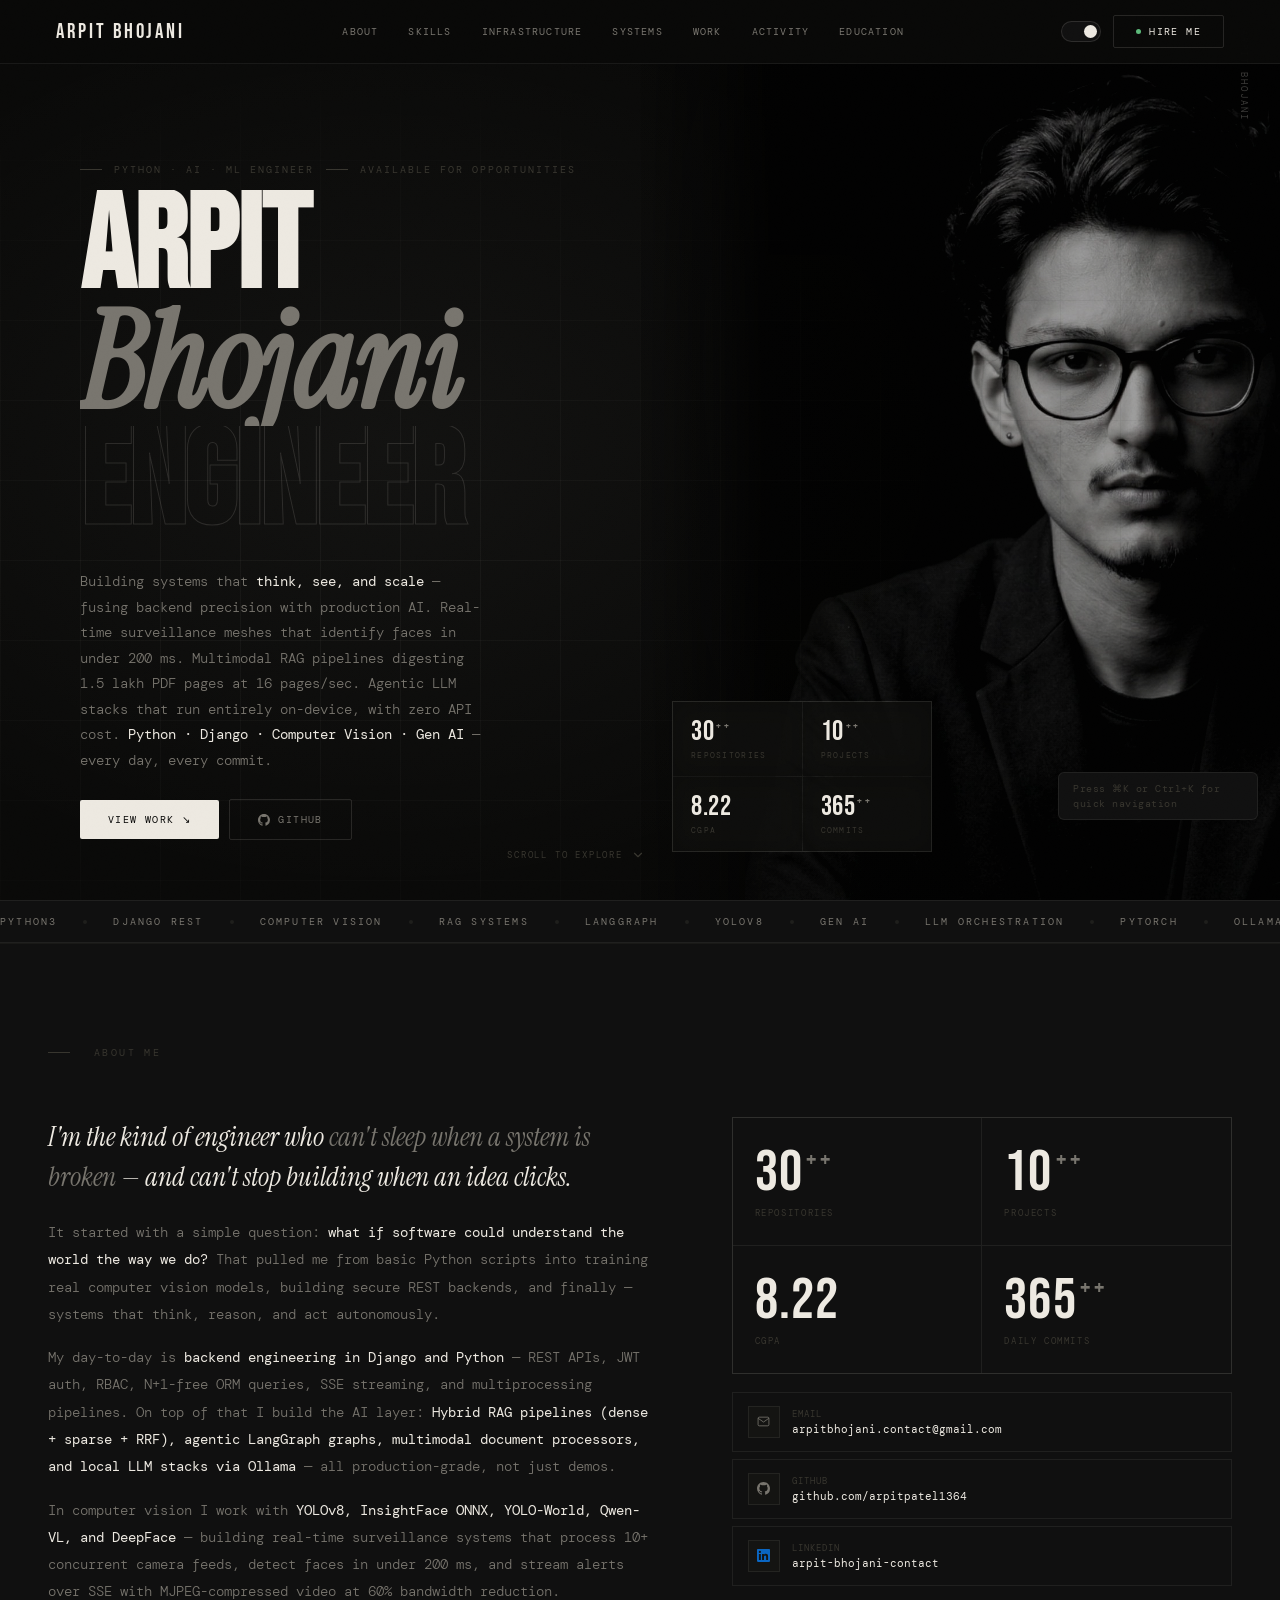
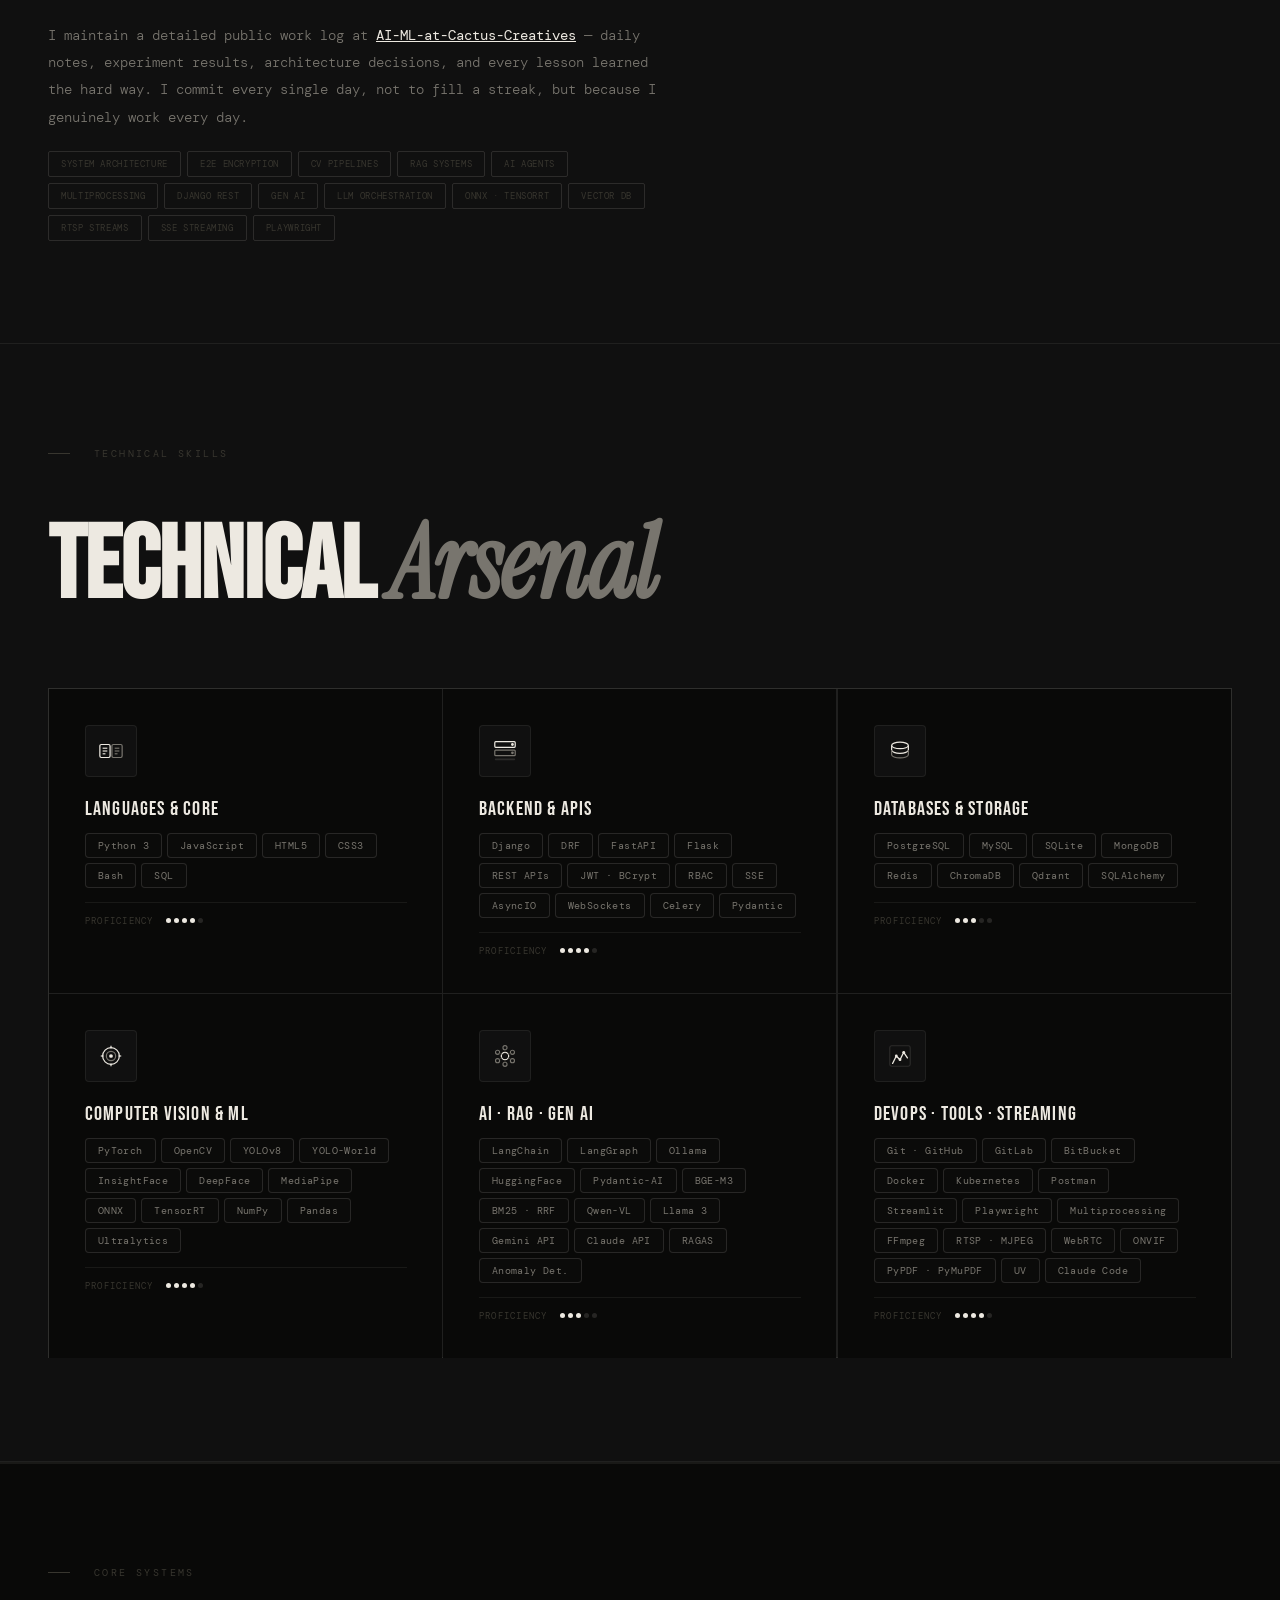
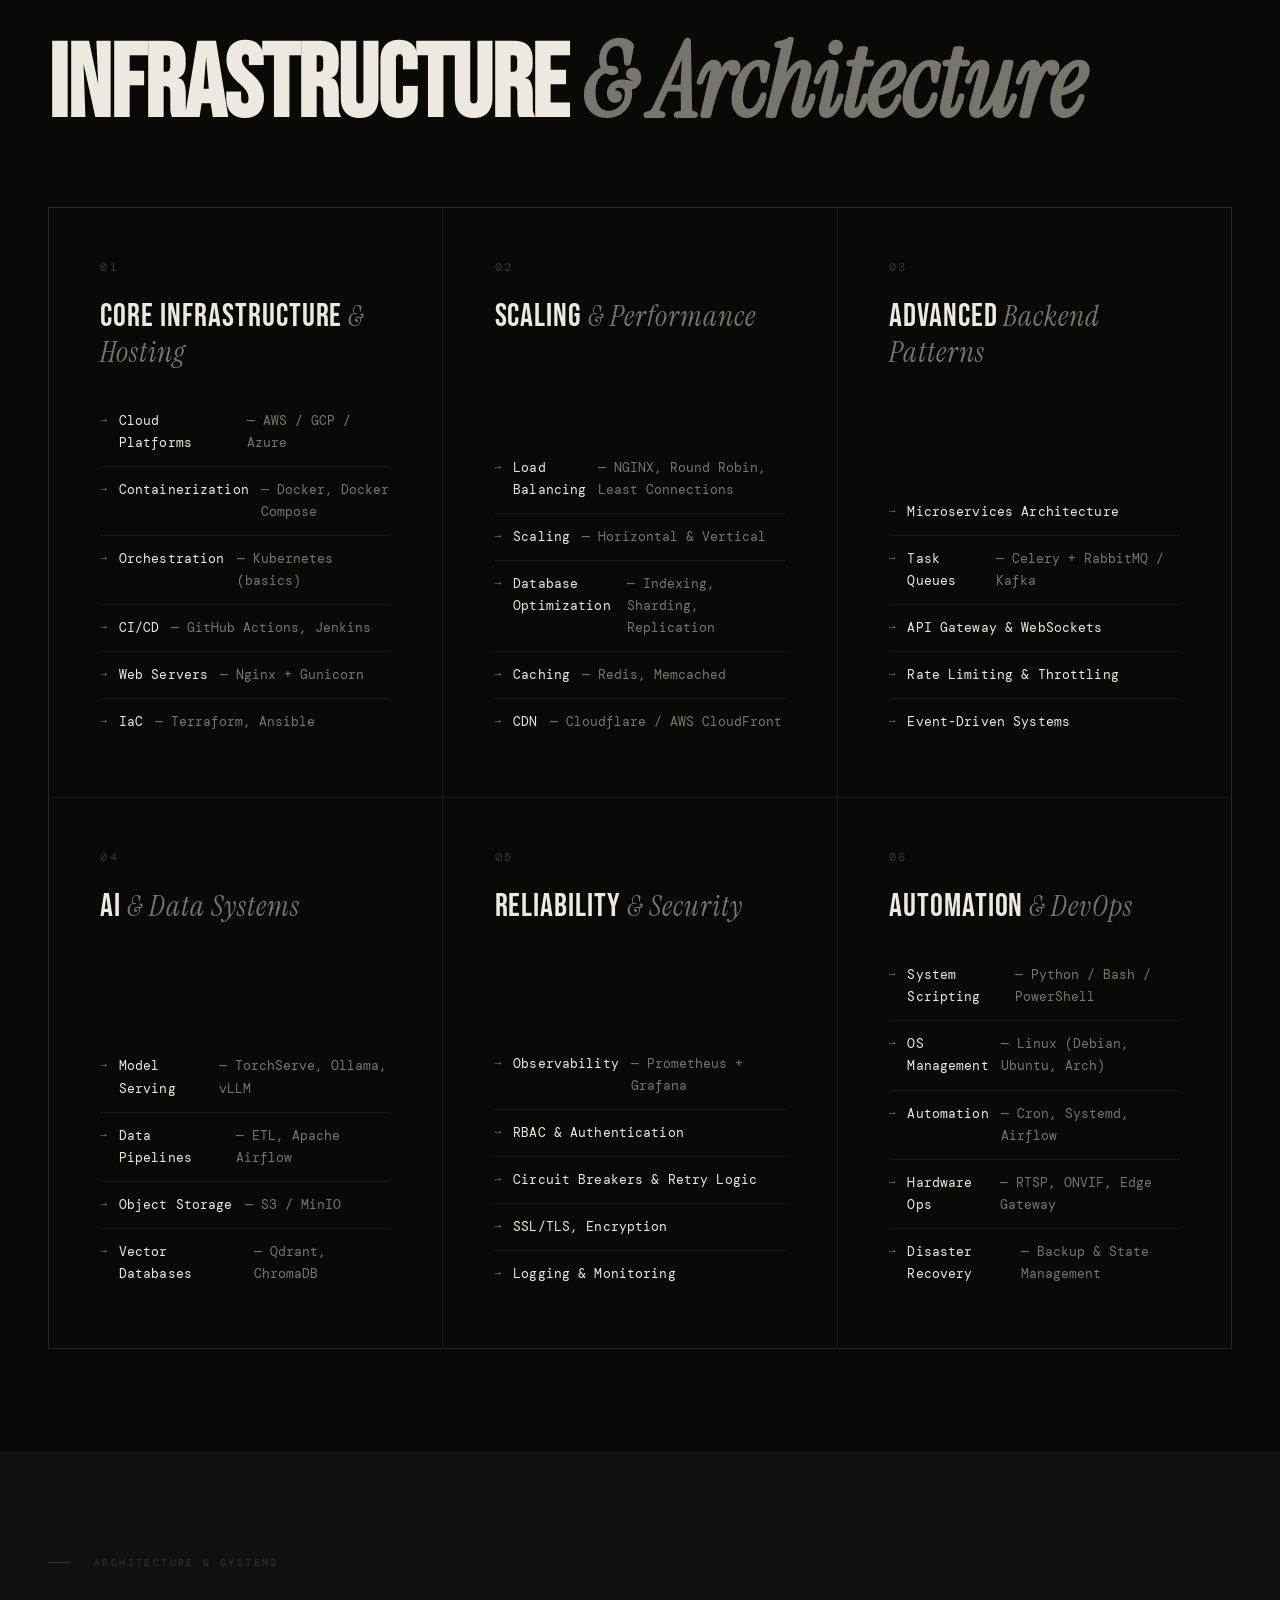
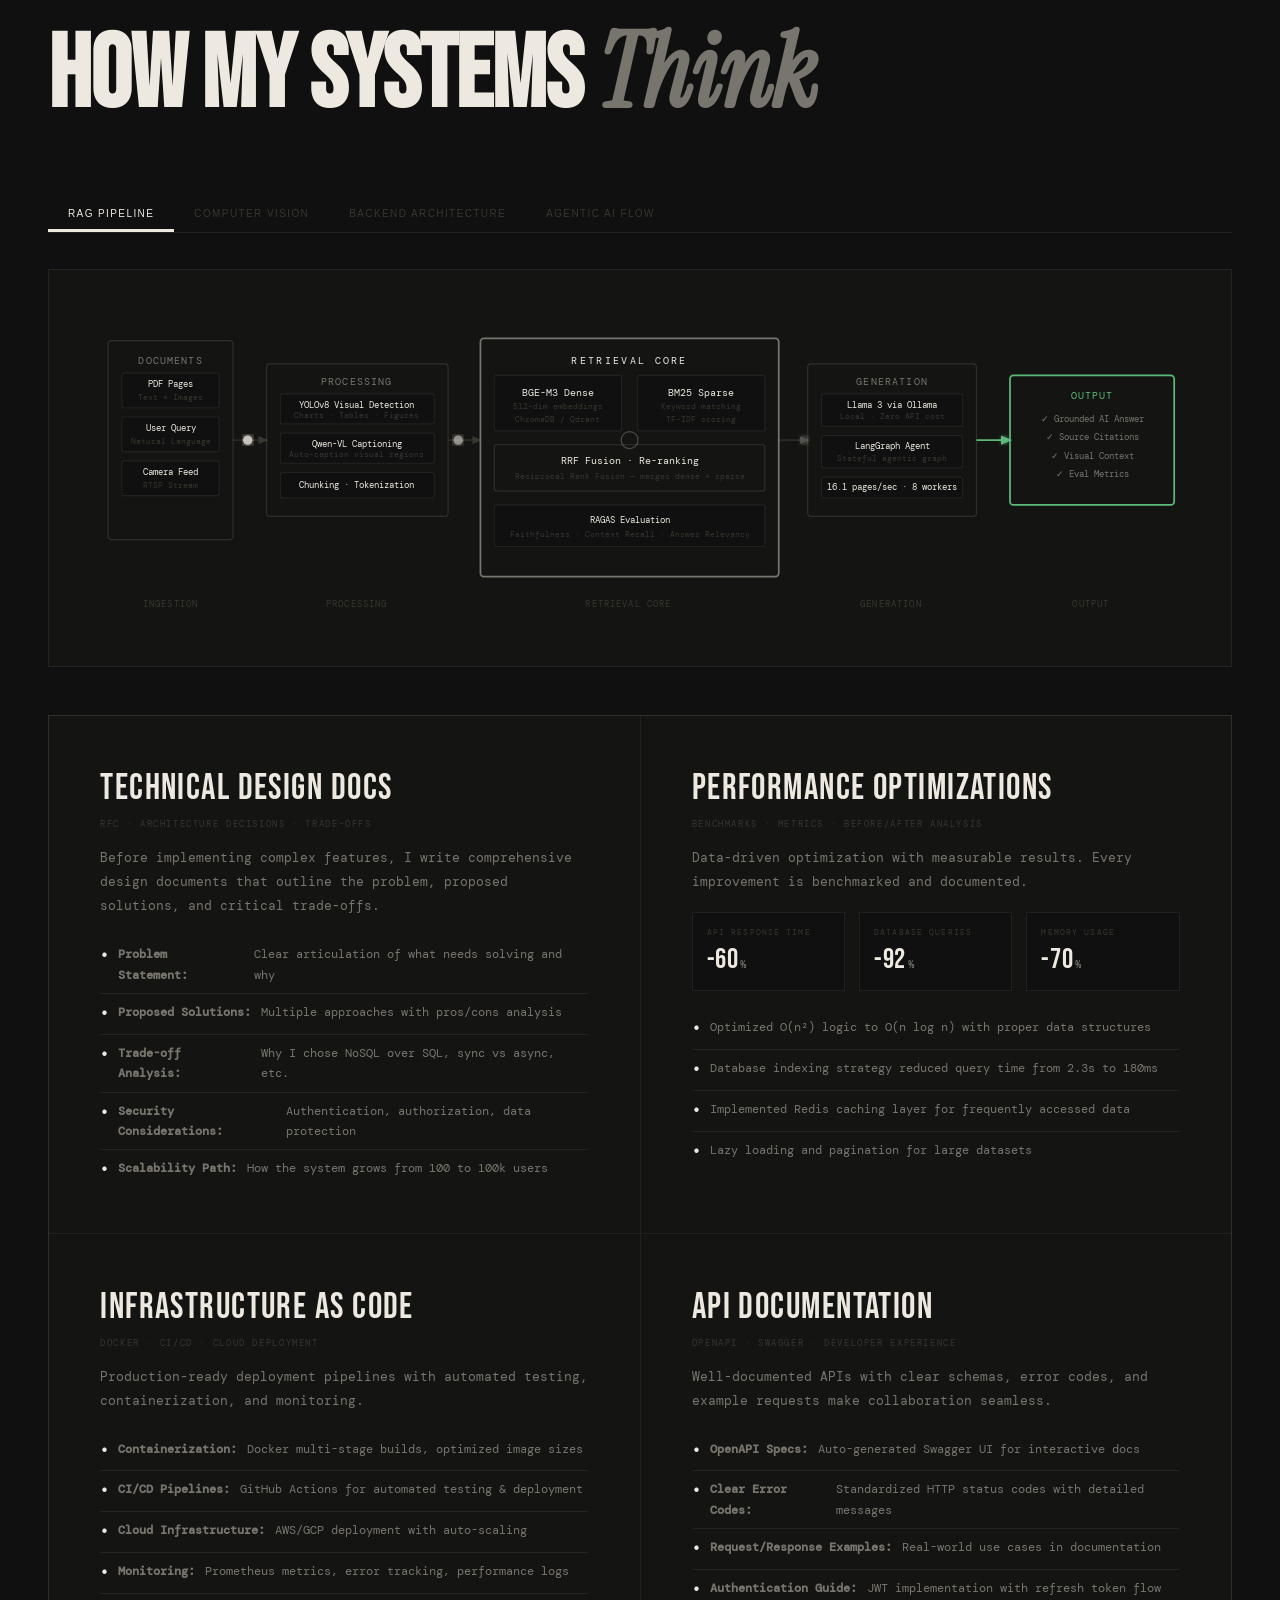
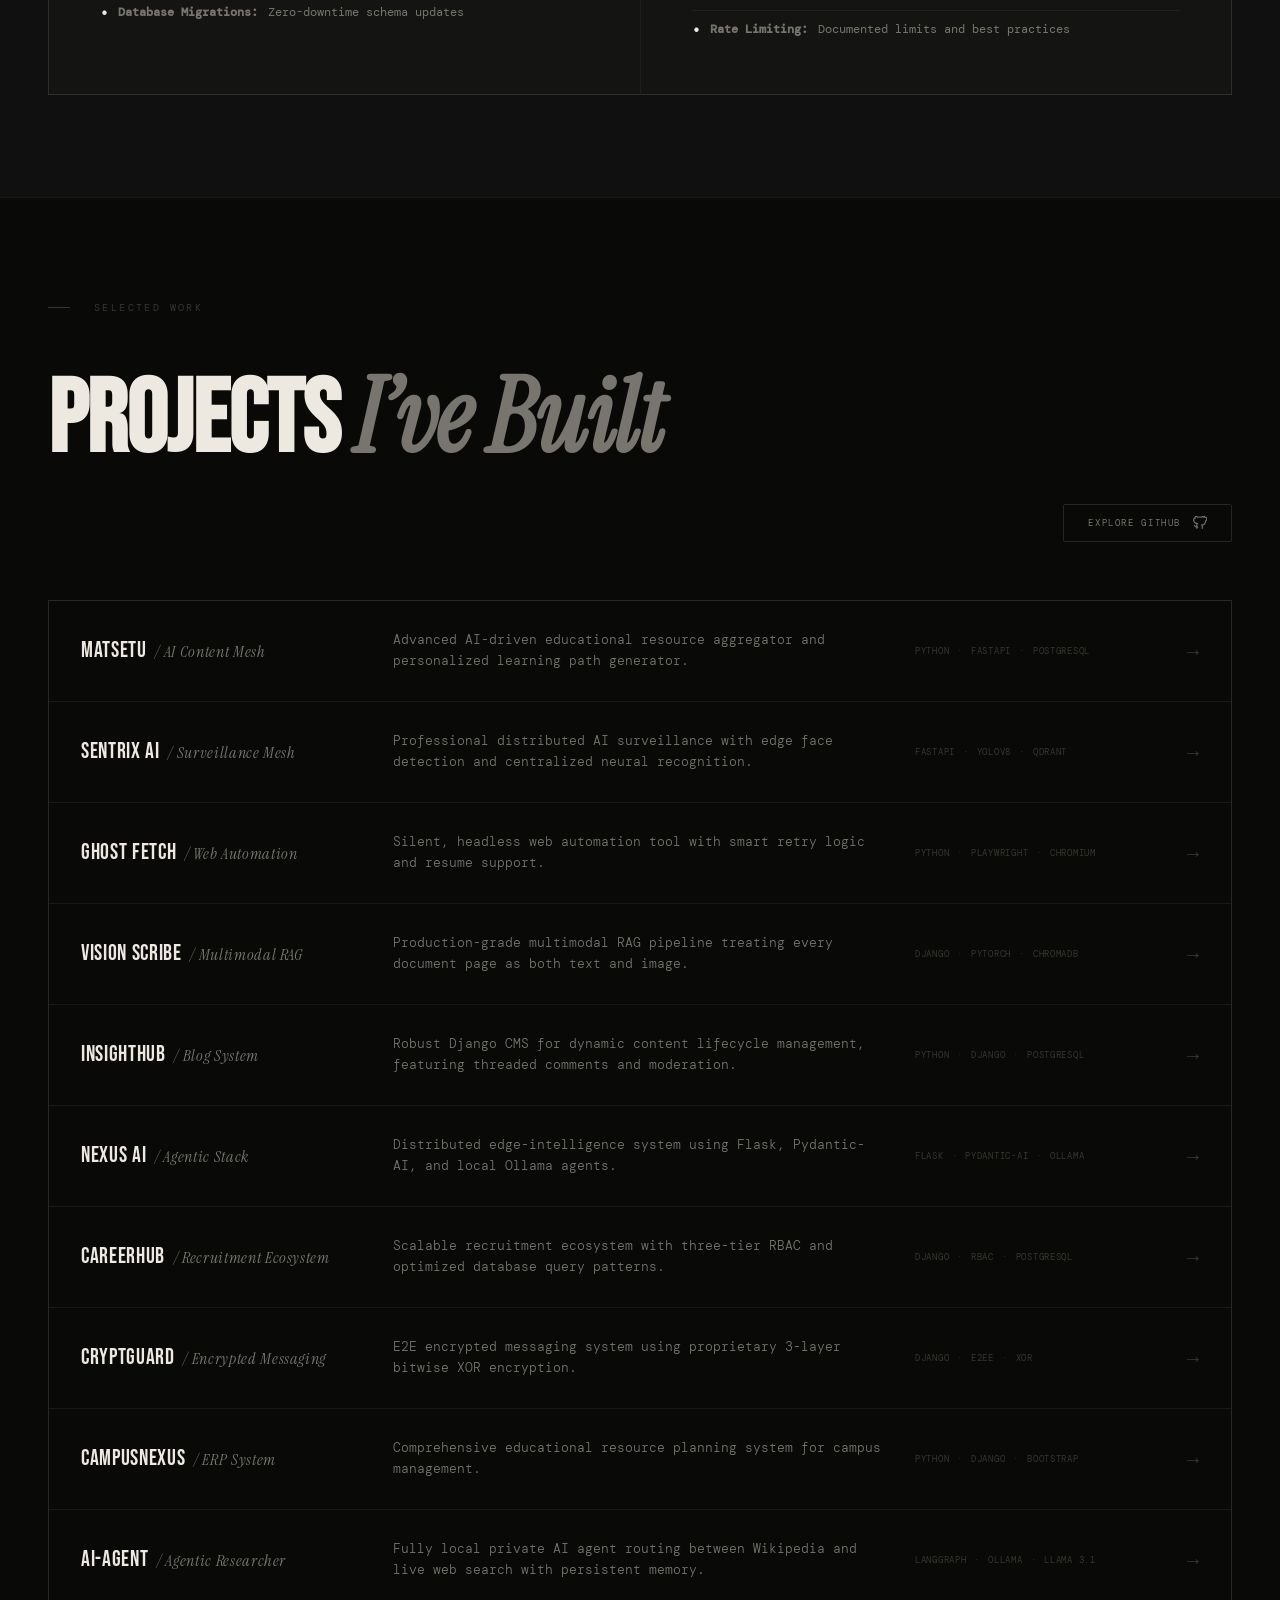
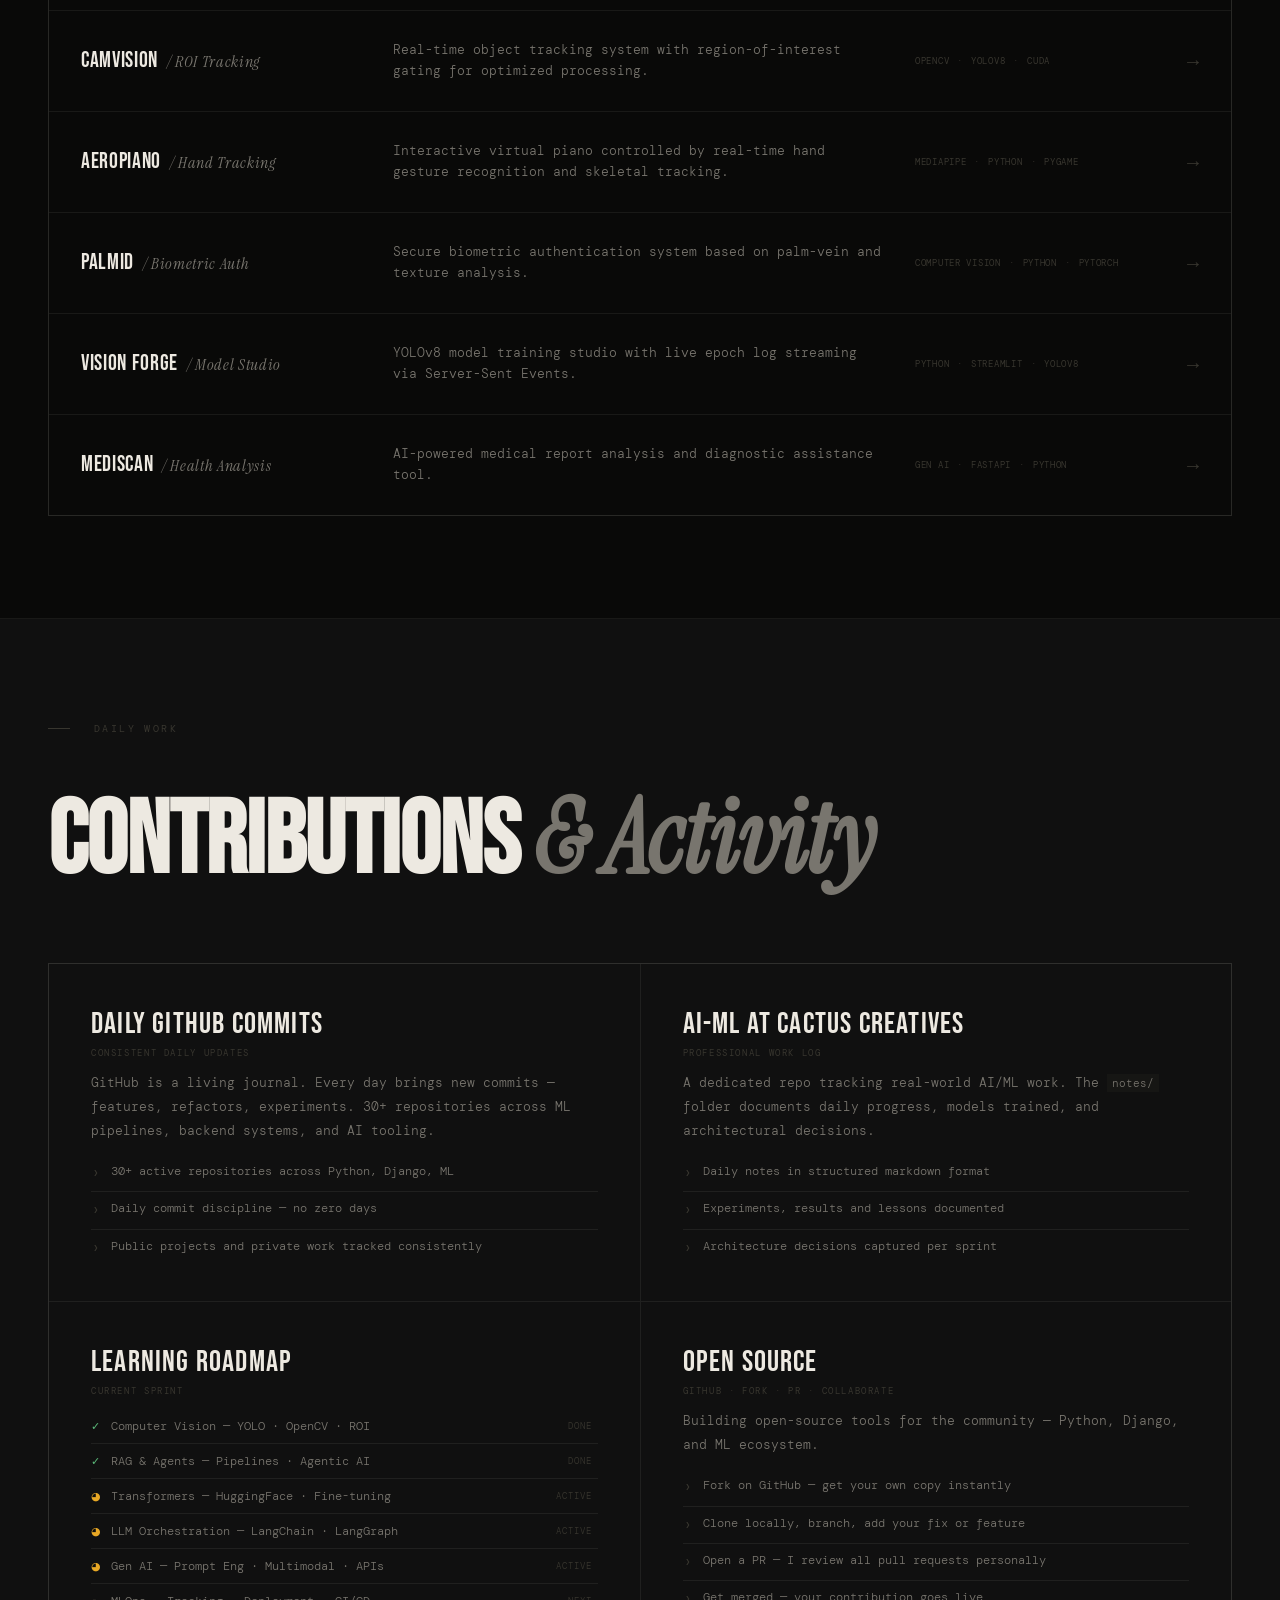
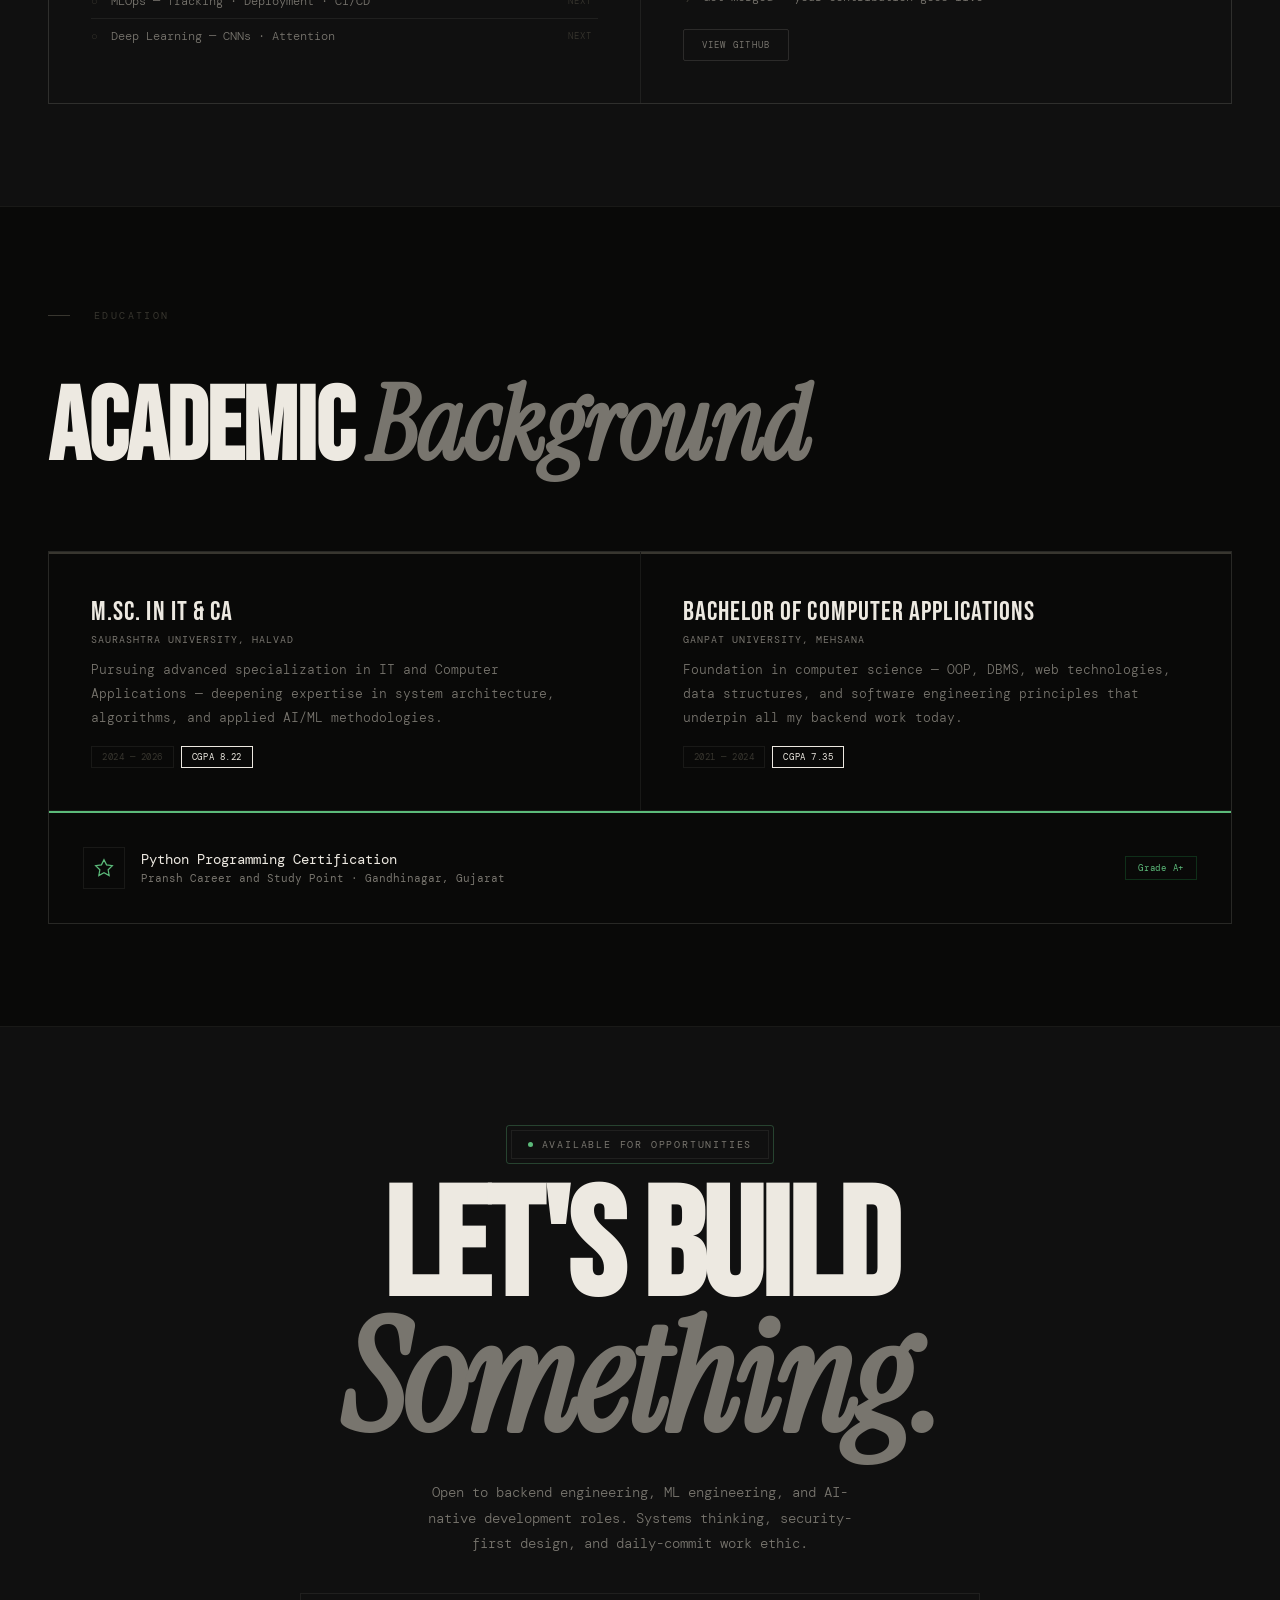
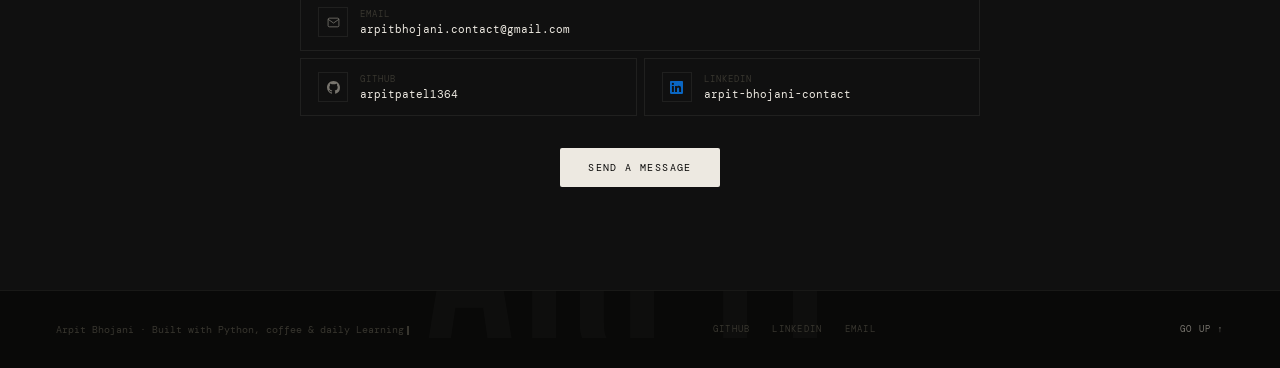
<file: index.html>
<!DOCTYPE html>
<html lang="en" data-theme="dark">

<head>
  <meta charset="UTF-8" />
  <meta name="viewport" content="width=device-width, initial-scale=1.0" />
  <title>Arpit Bhojani — Python · AI · ML Engineer</title>
  <meta name="description"
    content="Portfolio of Arpit Bhojani, a Python, AI, and ML Engineer building systems that think, see, and scale." />
  <meta name="author" content="Arpit Bhojani" />
  <meta name="keywords" content="Arpit Bhojani, Python Engineer, AI Engineer, Machine Learning, ML Engineer, Portfolio, System Design" />
  <link rel="canonical" href="https://arpitbhojani.dev/" />
  <meta name="theme-color" content="#0a0a0a" />

  <!-- Open Graph -->
  <meta property="og:type" content="website" />
  <meta property="og:title" content="Arpit Bhojani — Python · AI · ML Engineer" />
  <meta property="og:description" content="Building systems that think, see, and scale. Explore projects, system designs, and engineering work." />
  <meta property="og:url" content="https://arpitbhojani.dev/" />
  <meta property="og:site_name" content="Arpit Bhojani" />
  <meta property="og:image" content="https://arpitbhojani.dev/og-image.jpg" />
  <meta property="og:image:width" content="1200" />
  <meta property="og:image:height" content="630" />

  <!-- Twitter -->
  <meta name="twitter:card" content="summary_large_image" />
  <meta name="twitter:title" content="Arpit Bhojani — Python · AI · ML Engineer" />
  <meta name="twitter:description" content="Building systems that think, see, and scale." />
  <meta name="twitter:image" content="https://arpitbhojani.dev/og-image.jpg" />

  <!-- JSON-LD Person schema -->
  <script type="application/ld+json">
  {
    "@context": "https://schema.org",
    "@type": "Person",
    "name": "Arpit Bhojani",
    "jobTitle": "Python · AI · ML Engineer",
    "url": "https://arpitbhojani.dev/",
    "email": "mailto:arpitbhojani.contact@gmail.com",
    "description": "Python, AI, and ML Engineer building systems that think, see, and scale.",
    "knowsAbout": ["Python", "Artificial Intelligence", "Machine Learning", "System Design", "Backend Engineering"]
  }
  </script>

  <link rel="preconnect" href="https://fonts.googleapis.com" />
  <link rel="preconnect" href="https://fonts.gstatic.com" crossorigin />
  <link
    href="https://fonts.googleapis.com/css2?family=Bebas+Neue&family=Instrument+Serif:ital@0;1&family=DM+Mono:wght@300;400;500&display=swap"
    rel="stylesheet" />
  <link rel="stylesheet" href="style.css" />
</head>

<body>
  <div id="preloader">
    <div class="loader"></div>
  </div>
  <div id="sbar"></div>

  <!-- ══ NAV ══════════════════════════════════════════════ -->
  <nav>
    <a href="#hero" class="nav-logo">Arpit Bhojani</a>
    <div class="nav-links">
      <a href="#about" class="nav-link">About</a>
      <a href="#skills" class="nav-link">Skills</a>
      <a href="#infrastructure" class="nav-link">Infrastructure</a>
      <a href="#sysdesign" class="nav-link">Systems</a>
      <a href="#projects" class="nav-link">Work</a>
      <a href="#activity" class="nav-link">Activity</a>
      <a href="#education" class="nav-link">Education</a>
    </div>
    <div class="nav-right">
      <button class="theme-btn" id="themeBtn" aria-label="Toggle Theme">
        <div class="theme-knob"></div>
      </button>
      <a href="mailto:arpitbhojani.contact@gmail.com" class="nav-cta">
        <span class="avail-dot"></span>Hire Me
      </a>
      <div class="ham" id="ham"><span></span><span></span><span></span></div>
    </div>
  </nav>

  <div id="mob-menu">
    <a href="#about" class="nav-link">About</a>
    <a href="#skills" class="nav-link">Skills</a>
    <a href="#infrastructure" class="nav-link">Infrastructure</a>
    <a href="#sysdesign" class="nav-link">Systems</a>
    <a href="#projects" class="nav-link">Work</a>
    <a href="#activity" class="nav-link">Activity</a>
    <a href="#education" class="nav-link">Education</a>
    <a href="mailto:arpitbhojani.contact@gmail.com">Hire Me</a>
  </div>

  <!-- ══ HERO ═════════════════════════════════════════════ -->
  <!--
    DESKTOP: grid split — left text | right photo
    MOBILE:  photo is full-bleed background, text overlaid above it
    The .hero-right / .hero-photo  sit BEFORE .hero-left in the DOM
    so they render first (z-index handles layering).
  -->
  <section id="hero">
    <!-- Photo column (desktop right / mobile full-bg) -->
    <div class="hero-left">
      <div class="hero-eyebrow">
        <span class="hero-dash"></span>
        Python · AI · ML Engineer
        <span class="hero-dash"></span>
        Available for Opportunities
      </div>

      <h1 class="hname">
        <span class="line"><span class="word" style="animation-delay:.5s">ARPIT</span></span>
        <span class="line"><span class="word italic" style="animation-delay:.72s">Bhojani</span></span>
        <span class="line"><span class="word outline" style="animation-delay:.94s">ENGINEER</span></span>
      </h1>

      <div class="hero-sub">
               <p class="hero-desc">
          Building systems that <strong>think, see, and scale</strong> — fusing backend precision with
          production AI. Real-time surveillance meshes that identify faces in under 200 ms.
          Multimodal RAG pipelines digesting 1.5 lakh PDF pages at 16 pages/sec.
          Agentic LLM stacks that run entirely on-device, with zero API cost.
          <strong>Python · Django · Computer Vision · Gen AI</strong> — every day, every commit.
              </p>
        <div class="hero-btns">
          <a href="#projects" class="btn-prim">View Work ↘</a>
          <a href="https://github.com/arpitpatel1364" target="_blank" class="btn-ghost">
            <svg width="12" height="12" viewBox="0 0 24 24" fill="currentColor">
              <path
                d="M12 0C5.37 0 0 5.37 0 12c0 5.31 3.435 9.795 8.205 11.385.6.105.825-.255.825-.57 0-.285-.015-1.23-.015-2.235-3.015.555-3.795-.735-4.035-1.41-.135-.345-.72-1.41-1.23-1.695-.42-.225-1.02-.78-.015-.795.945-.015 1.62.87 1.845 1.23 1.08 1.815 2.805 1.305 3.495.99.105-.78.42-1.305.765-1.605-2.67-.3-5.46-1.335-5.46-5.925 0-1.305.465-2.385 1.23-3.225-.12-.3-.54-1.53.12-3.18 0 0 1.005-.315 3.3 1.23.96-.27 1.98-.405 3-.405s2.04.135 3 .405c2.295-1.56 3.3-1.23 3.3-1.23.66 1.65.24 2.88.12 3.18.765.84 1.23 1.905 1.23 3.225 0 4.605-2.805 5.625-5.475 5.925.435.375.81 1.095.81 2.22 0 1.605-.015 2.895-.015 3.3 0 .315.225.69.825.57A12.02 12.02 0 0 0 24 12c0-6.63-5.37-12-12-12z" />
            </svg>
            GitHub
          </a>
        </div>
      </div>
    </div>

    <div class="scroll-ind">
      <span>Scroll to explore</span>
    </div>


    <!-- Text column (desktop left / mobile bottom overlay) -->
    <!-- right place here -->
    <div class="hero-right">
      <div class="hero-photo" id="heroPhoto"
        style="background-image:url('[data-uri]')">
       </div>
        <div class="hero-vignette"></div>
        <div class="hero-grid-overlay"></div>
        <div class="hero-photo-label">Arpit Bhojani</div>

        <!-- Stats — desktop: absolute bottom-left of photo col
                   mobile:  absolute bottom of the whole hero -->
        <div class="hero-stats">
          <div class="h-stat">
            <div class="h-stat-n">30<sup>+</sup></div>
            <div class="h-stat-l">Repositories</div>
          </div>
          <div class="h-stat">
            <div class="h-stat-n">10<sup>+</sup></div>
            <div class="h-stat-l">Projects</div>
          </div>
          <div class="h-stat">
            <div class="h-stat-n">8.22</div>
            <div class="h-stat-l">CGPA</div>
          </div>
          <div class="h-stat">
            <div class="h-stat-n">365<sup>+</sup></div>
            <div class="h-stat-l">Commits</div>
          </div>
        </div>
      </div>
    </div>

  </section>

  <!-- ══ MARQUEE ══════════════════════════════════════════ -->
  <div class="marquee-wrap">
    <div class="marquee-track">
      <span class="mq-item">Python3<span class="mq-dot"></span></span>
      <span class="mq-item">Django REST<span class="mq-dot"></span></span>
      <span class="mq-item">Computer Vision<span class="mq-dot"></span></span>
      <span class="mq-item">RAG Systems<span class="mq-dot"></span></span>
      <span class="mq-item">LangGraph<span class="mq-dot"></span></span>
      <span class="mq-item">YOLOv8<span class="mq-dot"></span></span>
      <span class="mq-item">Gen AI<span class="mq-dot"></span></span>
      <span class="mq-item">LLM Orchestration<span class="mq-dot"></span></span>
      <span class="mq-item">PyTorch<span class="mq-dot"></span></span>
      <span class="mq-item">Ollama<span class="mq-dot"></span></span>
      <span class="mq-item">Multiprocessing<span class="mq-dot"></span></span>
      <span class="mq-item">Vector DB<span class="mq-dot"></span></span>
      <!-- duplicate for seamless loop -->
      <span class="mq-item">Python3<span class="mq-dot"></span></span>
      <span class="mq-item">Django REST<span class="mq-dot"></span></span>
      <span class="mq-item">Computer Vision<span class="mq-dot"></span></span>
      <span class="mq-item">RAG Systems<span class="mq-dot"></span></span>
      <span class="mq-item">LangGraph<span class="mq-dot"></span></span>
      <span class="mq-item">YOLOv8<span class="mq-dot"></span></span>
      <span class="mq-item">Gen AI<span class="mq-dot"></span></span>
      <span class="mq-item">LLM Orchestration<span class="mq-dot"></span></span>
      <span class="mq-item">PyTorch<span class="mq-dot"></span></span>
      <span class="mq-item">Ollama<span class="mq-dot"></span></span>
      <span class="mq-item">Multiprocessing<span class="mq-dot"></span></span>
      <span class="mq-item">Vector DB<span class="mq-dot"></span></span>
    </div>
  </div>
  <div class="divider"></div>

  <!-- ══ ABOUT ════════════════════════════════════════════ -->
  <section id="about">
  <div class="wrap">
    <div class="s-label reveal"><span></span> About Me</div>
    <div class="about-grid">
 
      <!-- LEFT — narrative -->
      <div class="reveal">
        <p class="about-lead">
          I'm the kind of engineer who <em>can't sleep when a system is broken</em> —
          and can't stop building when an idea clicks.
        </p>
        <div class="about-body">
          <p>
            It started with a simple question: <strong>what if software could understand
            the world the way we do?</strong> That pulled me from basic Python scripts into
            training real computer vision models, building secure REST backends, and finally —
            systems that think, reason, and act autonomously.
          </p>
          <p>
            My day-to-day is <strong>backend engineering in Django and Python</strong> —
            REST APIs, JWT auth, RBAC, N+1-free ORM queries, SSE streaming, and
            multiprocessing pipelines. On top of that I build the AI layer:
            <strong>Hybrid RAG pipelines (dense + sparse + RRF), agentic LangGraph graphs,
            multimodal document processors, and local LLM stacks via Ollama</strong> —
            all production-grade, not just demos.
          </p>
          <p>
            In computer vision I work with <strong>YOLOv8, InsightFace ONNX, YOLO-World,
            Qwen-VL, and DeepFace</strong> — building real-time surveillance systems that
            process 10+ concurrent camera feeds, detect faces in under 200 ms, and stream
            alerts over SSE with MJPEG-compressed video at 60% bandwidth reduction.
          </p>
          <p>
            I maintain a detailed public work log at
            <a href="https://github.com/arpitpatel1364/AI-ML-at-Cactus-Creatives"
               target="_blank"
               style="color:var(--text);text-decoration:underline">
              <strong>AI-ML-at-Cactus-Creatives</strong></a> —
            daily notes, experiment results, architecture decisions, and every lesson
            learned the hard way. I commit every single day, not to fill a streak,
            but because I genuinely work every day.
          </p>
        </div>
 
        <div class="tags-row">
          <span class="tag">System Architecture</span>
          <span class="tag">E2E Encryption</span>
          <span class="tag">CV Pipelines</span>
          <span class="tag">RAG Systems</span>
          <span class="tag">AI Agents</span>
          <span class="tag">Multiprocessing</span>
          <span class="tag">Django REST</span>
          <span class="tag">Gen AI</span>
          <span class="tag">LLM Orchestration</span>
          <span class="tag">ONNX · TensorRT</span>
          <span class="tag">Vector DB</span>
          <span class="tag">RTSP Streams</span>
          <span class="tag">SSE Streaming</span>
          <span class="tag">Playwright</span>
        </div>
      </div>
 
      <!-- RIGHT — stats + contact -->
      <div>
        <div class="stats-grid reveal">
          <div class="stat-box">
            <div class="stat-num">30<sup>+</sup></div>
            <div class="stat-label">Repositories</div>
          </div>
          <div class="stat-box">
            <div class="stat-num">10<sup>+</sup></div>
            <div class="stat-label">Projects</div>
          </div>
          <div class="stat-box">
            <div class="stat-num">8.22</div>
            <div class="stat-label">CGPA</div>
          </div>
          <div class="stat-box">
            <div class="stat-num">365<sup>+</sup></div>
            <div class="stat-label">Daily Commits</div>
          </div>
        </div>
 
        <div class="c-list reveal rd1">
          <a href="mailto:arpitbhojani.contact@gmail.com" class="c-item">
            <div class="c-icon">
              <svg viewBox="0 0 24 24" fill="none" stroke="var(--text2)" stroke-width="1.5">
                <path d="M4 4h16c1.1 0 2 .9 2 2v12c0 1.1-.9 2-2 2H4c-1.1 0-2-.9-2-2V6c0-1.1.9-2 2-2z"/>
                <polyline points="22,6 12,13 2,6"/>
              </svg>
            </div>
            <div>
              <div class="c-label">Email</div>
              <div class="c-val">arpitbhojani.contact@gmail.com</div>
            </div>
          </a>
          <a href="https://github.com/arpitpatel1364" target="_blank" class="c-item">
            <div class="c-icon">
              <svg viewBox="0 0 24 24" fill="var(--text2)">
                <path d="M12 0C5.37 0 0 5.37 0 12c0 5.31 3.435 9.795 8.205 11.385.6.105.825-.255.825-.57 0-.285-.015-1.23-.015-2.235-3.015.555-3.795-.735-4.035-1.41-.135-.345-.72-1.41-1.23-1.695-.42-.225-1.02-.78-.015-.795.945-.015 1.62.87 1.845 1.23 1.08 1.815 2.805 1.305 3.495.99.105-.78.42-1.305.765-1.605-2.67-.3-5.46-1.335-5.46-5.925 0-1.305.465-2.385 1.23-3.225-.12-.3-.54-1.53.12-3.18 0 0 1.005-.315 3.3 1.23.96-.27 1.98-.405 3-.405s2.04.135 3 .405c2.295-1.56 3.3-1.23 3.3-1.23.66 1.65.24 2.88.12 3.18.765.84 1.23 1.905 1.23 3.225 0 4.605-2.805 5.625-5.475 5.925.435.375.81 1.095.81 2.22 0 1.605-.015 2.895-.015 3.3 0 .315.225.69.825.57A12.02 12.02 0 0 0 24 12c0-6.63-5.37-12-12-12z"/>
              </svg>
            </div>
            <div>
              <div class="c-label">GitHub</div>
              <div class="c-val">github.com/arpitpatel1364</div>
            </div>
          </a>
          <a href="https://linkedin.com/in/arpit-bhojani-contact" target="_blank" class="c-item">
            <div class="c-icon">
              <svg viewBox="0 0 24 24" fill="#0a66c2">
                <path d="M20.447 20.452h-3.554v-5.569c0-1.328-.027-3.037-1.852-3.037-1.853 0-2.136 1.445-2.136 2.939v5.667H9.351V9h3.414v1.561h.046c.477-.9 1.637-1.85 3.37-1.85 3.601 0 4.267 2.37 4.267 5.455v6.286zM5.337 7.433a2.062 2.062 0 0 1-2.063-2.065 2.064 2.064 0 1 1 2.063 2.065zm1.782 13.019H3.555V9h3.564v11.452zM22.225 0H1.771C.792 0 0 .774 0 1.729v20.542C0 23.227.792 24 1.771 24h20.451C23.2 24 24 23.227 24 22.271V1.729C24 .774 23.2 0 22.222 0h.003z"/>
              </svg>
            </div>
            <div>
              <div class="c-label">LinkedIn</div>
              <div class="c-val">arpit-bhojani-contact</div>
            </div>
          </a>
        </div>
      </div>
 
    </div>
  </div>
</section>

  <!-- ══ SKILLS ═══════════════════════════════════════════ -->
  <section id="skills">
  <div class="wrap">
    <div class="s-label reveal"><span></span> Technical Skills</div>
    <h2 class="big-h reveal">Technical <em>Arsenal</em></h2>
    <div class="sk-grid">
 
      <!-- Card 1 — Languages & Core -->
      <div class="sk-card reveal">
        <div class="sk-icon-wrap">
          <svg viewBox="0 0 28 28" fill="none">
            <rect x="2" y="7" width="11" height="14" rx="1.5" stroke="var(--text)" stroke-width="1.3"/>
            <rect x="15" y="7" width="11" height="14" rx="1.5" stroke="var(--text2)" stroke-width="1.3"/>
            <line x1="5" y1="11" x2="10" y2="11" stroke="var(--text)" stroke-width="1.2"/>
            <line x1="5" y1="14" x2="10" y2="14" stroke="var(--text)" stroke-width="1.2"/>
            <line x1="5" y1="17" x2="8"  y2="17" stroke="var(--text)" stroke-width="1.2"/>
            <line x1="18" y1="11" x2="23" y2="11" stroke="var(--text2)" stroke-width="1.2"/>
            <line x1="18" y1="14" x2="23" y2="14" stroke="var(--text2)" stroke-width="1.2"/>
            <line x1="18" y1="17" x2="21" y2="17" stroke="var(--text2)" stroke-width="1.2"/>
          </svg>
        </div>
        <div class="sk-title">Languages & Core</div>
        <div class="pills-wrap">
          <span class="pill">Python 3</span>
          <span class="pill">JavaScript</span>
          <span class="pill">HTML5</span>
          <span class="pill">CSS3</span>
          <span class="pill">Bash</span>
          <span class="pill">SQL</span>
        </div>
        <div class="sk-level">Proficiency
          <div class="level-dots">
            <div class="dot on"></div><div class="dot on"></div>
            <div class="dot on"></div><div class="dot on"></div>
            <div class="dot off"></div>
          </div>
        </div>
      </div>
 
      <!-- Card 2 — Backend & Web -->
      <div class="sk-card reveal rd1">
        <div class="sk-icon-wrap">
          <svg viewBox="0 0 28 28" fill="none">
            <rect x="3" y="4"  width="22" height="6" rx="1" stroke="var(--text)"  stroke-width="1.3"/>
            <rect x="3" y="13" width="22" height="6" rx="1" stroke="var(--text2)" stroke-width="1.3"/>
            <circle cx="22" cy="7"  r="1.5" fill="var(--text)"/>
            <circle cx="22" cy="16" r="1.5" fill="var(--text2)"/>
            <rect x="3" y="22" width="22" height="2" rx="1" fill="var(--border2)"/>
          </svg>
        </div>
        <div class="sk-title">Backend & APIs</div>
        <div class="pills-wrap">
          <span class="pill">Django</span>
          <span class="pill">DRF</span>
          <span class="pill">FastAPI</span>
          <span class="pill">Flask</span>
          <span class="pill">REST APIs</span>
          <span class="pill">JWT · BCrypt</span>
          <span class="pill">RBAC</span>
          <span class="pill">SSE</span>
          <span class="pill">AsyncIO</span>
          <span class="pill">WebSockets</span>
          <span class="pill">Celery</span>
          <span class="pill">Pydantic</span>
        </div>
        <div class="sk-level">Proficiency
          <div class="level-dots">
            <div class="dot on"></div><div class="dot on"></div>
            <div class="dot on"></div><div class="dot on"></div>
            <div class="dot off"></div>
          </div>
        </div>
      </div>
 
      <!-- Card 3 — Databases & Storage -->
      <div class="sk-card reveal rd2">
        <div class="sk-icon-wrap">
          <svg viewBox="0 0 28 28" fill="none">
            <ellipse cx="14" cy="8" rx="9" ry="3.5" stroke="var(--text)" stroke-width="1.3"/>
            <path d="M5 8v5c0 1.93 4.03 3.5 9 3.5s9-1.57 9-3.5V8" stroke="var(--text)"  stroke-width="1.3"/>
            <path d="M5 13v5c0 1.93 4.03 3.5 9 3.5s9-1.57 9-3.5v-5" stroke="var(--text2)" stroke-width="1.3"/>
          </svg>
        </div>
        <div class="sk-title">Databases & Storage</div>
        <div class="pills-wrap">
          <span class="pill">PostgreSQL</span>
          <span class="pill">MySQL</span>
          <span class="pill">SQLite</span>
          <span class="pill">MongoDB</span>
          <span class="pill">Redis</span>
          <span class="pill">ChromaDB</span>
          <span class="pill">Qdrant</span>
          <span class="pill">SQLAlchemy</span>
        </div>
        <div class="sk-level">Proficiency
          <div class="level-dots">
            <div class="dot on"></div><div class="dot on"></div>
            <div class="dot on"></div><div class="dot off"></div>
            <div class="dot off"></div>
          </div>
        </div>
      </div>
 
      <!-- Card 4 — Computer Vision & ML -->
      <div class="sk-card reveal">
        <div class="sk-icon-wrap">
          <svg viewBox="0 0 28 28" fill="none">
            <circle cx="14" cy="14" r="9" stroke="var(--text)"  stroke-width="1.3"/>
            <circle cx="14" cy="14" r="5" stroke="var(--text2)" stroke-width="1.3"/>
            <circle cx="14" cy="14" r="2" fill="var(--text)"/>
            <line x1="14" y1="3"  x2="14" y2="6"  stroke="var(--text)" stroke-width="1.3"/>
            <line x1="14" y1="22" x2="14" y2="25" stroke="var(--text)" stroke-width="1.3"/>
            <line x1="3"  y1="14" x2="6"  y2="14" stroke="var(--text)" stroke-width="1.3"/>
            <line x1="22" y1="14" x2="25" y2="14" stroke="var(--text)" stroke-width="1.3"/>
          </svg>
        </div>
        <div class="sk-title">Computer Vision & ML</div>
        <div class="pills-wrap">
          <span class="pill">PyTorch</span>
          <span class="pill">OpenCV</span>
          <span class="pill">YOLOv8</span>
          <span class="pill">YOLO-World</span>
          <span class="pill">InsightFace</span>
          <span class="pill">DeepFace</span>
          <span class="pill">MediaPipe</span>
          <span class="pill">ONNX</span>
          <span class="pill">TensorRT</span>
          <span class="pill">NumPy</span>
          <span class="pill">Pandas</span>
          <span class="pill">Ultralytics</span>
        </div>
        <div class="sk-level">Proficiency
          <div class="level-dots">
            <div class="dot on"></div><div class="dot on"></div>
            <div class="dot on"></div><div class="dot on"></div>
            <div class="dot off"></div>
          </div>
        </div>
      </div>
 
      <!-- Card 5 — AI / RAG / Gen AI -->
      <div class="sk-card reveal rd1">
        <div class="sk-icon-wrap">
          <svg viewBox="0 0 28 28" fill="none">
            <circle cx="14" cy="14" r="4" stroke="var(--text)" stroke-width="1.3"/>
            <circle cx="14" cy="5"  r="2.2" stroke="var(--text2)" stroke-width="1.2"/>
            <circle cx="22" cy="10" r="2.2" stroke="var(--text2)" stroke-width="1.2"/>
            <circle cx="22" cy="19" r="2.2" stroke="var(--text2)" stroke-width="1.2"/>
            <circle cx="6"  cy="10" r="2.2" stroke="var(--text2)" stroke-width="1.2"/>
            <circle cx="6"  cy="19" r="2.2" stroke="var(--text2)" stroke-width="1.2"/>
            <circle cx="14" cy="23" r="2.2" stroke="var(--text2)" stroke-width="1.2"/>
            <line x1="14" y1="10" x2="14" y2="7.2"  stroke="var(--text3)" stroke-width="1"/>
            <line x1="17.5" y1="12" x2="20" y2="11.3" stroke="var(--text3)" stroke-width="1"/>
            <line x1="17.5" y1="16" x2="20" y2="17.2" stroke="var(--text3)" stroke-width="1"/>
            <line x1="10.5" y1="12" x2="8"  y2="11.3" stroke="var(--text3)" stroke-width="1"/>
            <line x1="10.5" y1="16" x2="8"  y2="17.2" stroke="var(--text3)" stroke-width="1"/>
            <line x1="14" y1="18" x2="14" y2="20.8" stroke="var(--text3)" stroke-width="1"/>
          </svg>
        </div>
        <div class="sk-title">AI · RAG · Gen AI</div>
        <div class="pills-wrap">
          <span class="pill">LangChain</span>
          <span class="pill">LangGraph</span>
          <span class="pill">Ollama</span>
          <span class="pill">HuggingFace</span>
          <span class="pill">Pydantic-AI</span>
          <span class="pill">BGE-M3</span>
          <span class="pill">BM25 · RRF</span>
          <span class="pill">Qwen-VL</span>
          <span class="pill">Llama 3</span>
          <span class="pill">Gemini API</span>
          <span class="pill">Claude API</span>
          <span class="pill">RAGAS</span>
          <span class="pill">Anomaly Det.</span>
        </div>
        <div class="sk-level">Proficiency
          <div class="level-dots">
            <div class="dot on"></div><div class="dot on"></div>
            <div class="dot on"></div><div class="dot off"></div>
            <div class="dot off"></div>
          </div>
        </div>
      </div>
 <!-- Card 6 — DevOps, Tools & Streaming -->
      <div class="sk-card reveal rd2">
        <div class="sk-icon-wrap">
          <svg viewBox="0 0 28 28" fill="none">
            <path d="M6 22L10 14L14 18L18 10L22 16" stroke="var(--text)" stroke-width="1.4"
              stroke-linejoin="round" stroke-linecap="round"/>
            <rect x="3" y="3" width="22" height="22" rx="2" stroke="var(--border2)" stroke-width="1.2"/>
            <circle cx="10" cy="14" r="1.5" fill="var(--text)"/>
            <circle cx="14" cy="18" r="1.5" fill="var(--text)"/>
            <circle cx="18" cy="10" r="1.5" fill="var(--text)"/>
          </svg>
        </div>
        <div class="sk-title">DevOps · Tools · Streaming</div>
        <div class="pills-wrap">
          <span class="pill">Git · GitHub</span>
           <span class="pill">GitLab</span>
           <span class="pill">BitBucket</span>
          <span class="pill">Docker</span>
          <span class="pill">Kubernetes</span>
          <span class="pill">Postman</span>
          <span class="pill">Streamlit</span>
          <span class="pill">Playwright</span>
          <span class="pill">Multiprocessing</span>
          <span class="pill">FFmpeg</span>
          <span class="pill">RTSP · MJPEG</span>
          <span class="pill">WebRTC</span>
          <span class="pill">ONVIF</span>
          <span class="pill">PyPDF · PyMuPDF</span>
          <span class="pill">UV</span>
          <span class="pill">Claude Code</span>
        </div>
        <div class="sk-level">Proficiency
          <div class="level-dots">
            <div class="dot on"></div><div class="dot on"></div>
            <div class="dot on"></div><div class="dot on"></div>
            <div class="dot off"></div>
          </div>
        </div>
      </div>
 
    </div>
  </section>
  <div class="divider"></div>

  <!-- ══ INFRASTRUCTURE SECTION ═════════════════════════ -->
    <section id="infrastructure">
      <div class="wrap">
        <div class="s-label reveal"><span></span> Core Systems</div>
        <h2 class="big-h reveal">Infrastructure <em>&amp; Architecture</em></h2>
        
        <div class="infra-grid">
          <div class="infra-card reveal">
            <div class="infra-idx">01</div>
            <div class="infra-h">Core Infrastructure <em>&amp; Hosting</em></div>
            <ul class="infra-list">
              <li><strong>Cloud Platforms</strong> — AWS / GCP / Azure</li>
              <li><strong>Containerization</strong> — Docker, Docker Compose</li>
              <li><strong>Orchestration</strong> — Kubernetes (basics)</li>
              <li><strong>CI/CD</strong> — GitHub Actions, Jenkins</li>
              <li><strong>Web Servers</strong> — Nginx + Gunicorn</li>
              <li><strong>IaC</strong> — Terraform, Ansible</li>
            </ul>
          </div>

          <div class="infra-card reveal">
            <div class="infra-idx">02</div>
            <div class="infra-h">Scaling <em>&amp; Performance</em></div>
            <ul class="infra-list">
              <li><strong>Load Balancing</strong> — NGINX, Round Robin, Least Connections</li>
              <li><strong>Scaling</strong> — Horizontal &amp; Vertical</li>
              <li><strong>Database Optimization</strong> — Indexing, Sharding, Replication</li>
              <li><strong>Caching</strong> — Redis, Memcached</li>
              <li><strong>CDN</strong> — Cloudflare / AWS CloudFront</li>
            </ul>
          </div>

          <div class="infra-card reveal">
            <div class="infra-idx">03</div>
            <div class="infra-h">Advanced <em>Backend Patterns</em></div>
            <ul class="infra-list">
              <li><strong>Microservices Architecture</strong></li>
              <li><strong>Task Queues</strong> — Celery + RabbitMQ / Kafka</li>
              <li><strong>API Gateway &amp; WebSockets</strong></li>
              <li><strong>Rate Limiting &amp; Throttling</strong></li>
              <li><strong>Event-Driven Systems</strong></li>
            </ul>
          </div>

          <div class="infra-card reveal">
            <div class="infra-idx">04</div>
            <div class="infra-h">AI <em>&amp; Data Systems</em></div>
            <ul class="infra-list">
              <li><strong>Model Serving</strong> — TorchServe, Ollama, vLLM</li>
              <li><strong>Data Pipelines</strong> — ETL, Apache Airflow</li>
              <li><strong>Object Storage</strong> — S3 / MinIO</li>
              <li><strong>Vector Databases</strong> — Qdrant, ChromaDB</li>
            </ul>
          </div>

          <div class="infra-card reveal">
            <div class="infra-idx">05</div>
            <div class="infra-h">Reliability <em>&amp; Security</em></div>
            <ul class="infra-list">
              <li><strong>Observability</strong> — Prometheus + Grafana</li>
              <li><strong>RBAC &amp; Authentication</strong></li>
              <li><strong>Circuit Breakers &amp; Retry Logic</strong></li>
              <li><strong>SSL/TLS, Encryption</strong></li>
              <li><strong>Logging &amp; Monitoring</strong></li>
            </ul>
          </div>

          <div class="infra-card reveal">
            <div class="infra-idx">06</div>
            <div class="infra-h">Automation <em>&amp; DevOps</em></div>
            <ul class="infra-list">
              <li><strong>System Scripting</strong> — Python / Bash / PowerShell</li>
              <li><strong>OS Management</strong> — Linux (Debian, Ubuntu, Arch)</li>
              <li><strong>Automation</strong> — Cron, Systemd, Airflow</li>
              <li><strong>Hardware Ops</strong> — RTSP, ONVIF, Edge Gateway</li>
              <li><strong>Disaster Recovery</strong> — Backup &amp; State Management</li>
            </ul>
          </div>
        </div>

      </div>
    </section>
    <div class="divider"></div>
  </main>

  <!-- ══ SYSTEM DESIGN ════════════════════════════════════ -->
  <section id="sysdesign">
    <div class="wrap">
      <div class="s-label reveal"><span></span> Architecture & Systems</div>
      <h2 class="big-h reveal">How My Systems <em>Think</em></h2>

      <div class="diag-tabs reveal" id="diagTabs">
        <button class="d-tab act" data-tab="rag">RAG Pipeline</button>
        <button class="d-tab" data-tab="cv">Computer Vision</button>
        <button class="d-tab" data-tab="backend">Backend Architecture</button>
        <button class="d-tab" data-tab="agent">Agentic AI Flow</button>
      </div>

      <div class="diag-panel show reveal" id="tab-rag">
        <div class="diag-svg-wrap">
          <svg viewBox="0 0 960 280" xmlns="http://www.w3.org/2000/svg">
            <defs>
              <marker id="ar1" markerWidth="7" markerHeight="7" refX="5" refY="3" orient="auto">
                <path d="M0,0 L0,6 L7,3z" fill="var(--text3)" />
              </marker>
              <marker id="ar1g" markerWidth="7" markerHeight="7" refX="5" refY="3" orient="auto">
                <path d="M0,0 L0,6 L7,3z" fill="var(--green)" />
              </marker>
              <filter id="gf1">
                <feGaussianBlur stdDeviation="3" result="c" />
                <feMerge>
                  <feMergeNode in="c" />
                  <feMergeNode in="SourceGraphic" />
                </feMerge>
              </filter>
            </defs>
            <text x="74" y="260" text-anchor="middle" font-family="DM Mono,monospace" font-size="8" fill="var(--text3)"
              letter-spacing="1">INGESTION</text>
            <text x="235" y="260" text-anchor="middle" font-family="DM Mono,monospace" font-size="8" fill="var(--text3)"
              letter-spacing="1">PROCESSING</text>
            <text x="470" y="260" text-anchor="middle" font-family="DM Mono,monospace" font-size="8" fill="var(--text3)"
              letter-spacing="1">RETRIEVAL CORE</text>
            <text x="697" y="260" text-anchor="middle" font-family="DM Mono,monospace" font-size="8" fill="var(--text3)"
              letter-spacing="1">GENERATION</text>
            <text x="870" y="260" text-anchor="middle" font-family="DM Mono,monospace" font-size="8" fill="var(--text3)"
              letter-spacing="1">OUTPUT</text>
            <rect x="20" y="30" width="108" height="172" rx="3" fill="none" stroke="var(--border2)" stroke-width="1" />
            <text x="74" y="50" text-anchor="middle" font-family="DM Mono,monospace" font-size="9" fill="var(--text2)"
              letter-spacing="1">DOCUMENTS</text>
            <rect x="32" y="58" width="84" height="30" rx="2" fill="var(--bg2)" stroke="var(--border)"
              stroke-width="1" /><text x="74" y="70" text-anchor="middle" font-family="DM Mono,monospace" font-size="8"
              fill="var(--text)">PDF Pages</text><text x="74" y="81" text-anchor="middle"
              font-family="DM Mono,monospace" font-size="7" fill="var(--text3)">Text + Images</text>
            <rect x="32" y="96" width="84" height="30" rx="2" fill="var(--bg2)" stroke="var(--border)"
              stroke-width="1" /><text x="74" y="108" text-anchor="middle" font-family="DM Mono,monospace" font-size="8"
              fill="var(--text)">User Query</text><text x="74" y="119" text-anchor="middle"
              font-family="DM Mono,monospace" font-size="7" fill="var(--text3)">Natural Language</text>
            <rect x="32" y="134" width="84" height="30" rx="2" fill="var(--bg2)" stroke="var(--border)"
              stroke-width="1" /><text x="74" y="146" text-anchor="middle" font-family="DM Mono,monospace" font-size="8"
              fill="var(--text)">Camera Feed</text><text x="74" y="157" text-anchor="middle"
              font-family="DM Mono,monospace" font-size="7" fill="var(--text3)">RTSP Stream</text>
            <line x1="128" y1="116" x2="156" y2="116" stroke="var(--border2)" stroke-width="1.2"
              marker-end="url(#ar1)" />
            <rect x="157" y="50" width="157" height="132" rx="3" fill="none" stroke="var(--border2)" stroke-width="1" />
            <text x="235" y="68" text-anchor="middle" font-family="DM Mono,monospace" font-size="9" fill="var(--text2)"
              letter-spacing="1">PROCESSING</text>
            <rect x="169" y="76" width="133" height="26" rx="2" fill="var(--bg2)" stroke="var(--border)"
              stroke-width="1" /><text x="235" y="88" text-anchor="middle" font-family="DM Mono,monospace" font-size="8"
              fill="var(--text)">YOLOv8 Visual Detection</text><text x="235" y="97" text-anchor="middle"
              font-family="DM Mono,monospace" font-size="7" fill="var(--text3)">Charts · Tables · Figures</text>
            <rect x="169" y="110" width="133" height="26" rx="2" fill="var(--bg2)" stroke="var(--border)"
              stroke-width="1" /><text x="235" y="122" text-anchor="middle" font-family="DM Mono,monospace"
              font-size="8" fill="var(--text)">Qwen-VL Captioning</text><text x="235" y="131" text-anchor="middle"
              font-family="DM Mono,monospace" font-size="7" fill="var(--text3)">Auto-caption visual regions</text>
            <rect x="169" y="144" width="133" height="22" rx="2" fill="var(--bg2)" stroke="var(--border)"
              stroke-width="1" /><text x="235" y="157" text-anchor="middle" font-family="DM Mono,monospace"
              font-size="7.5" fill="var(--text)">Chunking · Tokenization</text>
            <line x1="314" y1="116" x2="341" y2="116" stroke="var(--border2)" stroke-width="1.2"
              marker-end="url(#ar1)" />
            <rect x="342" y="28" width="258" height="206" rx="3" fill="none" stroke="var(--text2)" stroke-width="1.5" />
            <text x="471" y="50" text-anchor="middle" font-family="DM Mono,monospace" font-size="9" fill="var(--text)"
              letter-spacing="2">RETRIEVAL CORE</text>
            <rect x="354" y="60" width="110" height="48" rx="2" fill="var(--bg2)" stroke="var(--border)"
              stroke-width="1" /><text x="409" y="78" text-anchor="middle" font-family="DM Mono,monospace"
              font-size="8.5" fill="var(--text)">BGE-M3 Dense</text><text x="409" y="89" text-anchor="middle"
              font-family="DM Mono,monospace" font-size="7" fill="var(--text3)">512-dim embeddings</text><text x="409"
              y="100" text-anchor="middle" font-family="DM Mono,monospace" font-size="7" fill="var(--text3)">ChromaDB /
              Qdrant</text>
            <rect x="478" y="60" width="110" height="48" rx="2" fill="var(--bg2)" stroke="var(--border)"
              stroke-width="1" /><text x="533" y="78" text-anchor="middle" font-family="DM Mono,monospace"
              font-size="8.5" fill="var(--text)">BM25 Sparse</text><text x="533" y="89" text-anchor="middle"
              font-family="DM Mono,monospace" font-size="7" fill="var(--text3)">Keyword matching</text><text x="533"
              y="100" text-anchor="middle" font-family="DM Mono,monospace" font-size="7" fill="var(--text3)">TF-IDF
              scoring</text>
            <rect x="354" y="120" width="234" height="40" rx="2" fill="none" stroke="var(--border2)" stroke-width="1" />
            <text x="471" y="137" text-anchor="middle" font-family="DM Mono,monospace" font-size="8.5"
              fill="var(--text)">RRF Fusion · Re-ranking</text><text x="471" y="150" text-anchor="middle"
              font-family="DM Mono,monospace" font-size="7" fill="var(--text3)">Reciprocal Rank Fusion — merges dense +
              sparse</text>
            <rect x="354" y="172" width="234" height="36" rx="2" fill="var(--bg2)" stroke="var(--border)"
              stroke-width="1" /><text x="471" y="188" text-anchor="middle" font-family="DM Mono,monospace"
              font-size="8" fill="var(--text)">RAGAS Evaluation</text><text x="471" y="200" text-anchor="middle"
              font-family="DM Mono,monospace" font-size="7" fill="var(--text3)">Faithfulness · Context Recall · Answer
              Relevancy</text>
            <line x1="600" y1="116" x2="624" y2="116" stroke="var(--border2)" stroke-width="1.2"
              marker-end="url(#ar1)" />
            <rect x="625" y="50" width="146" height="132" rx="3" fill="none" stroke="var(--border2)" stroke-width="1" />
            <text x="698" y="68" text-anchor="middle" font-family="DM Mono,monospace" font-size="9" fill="var(--text2)"
              letter-spacing="1">GENERATION</text>
            <rect x="637" y="76" width="122" height="28" rx="2" fill="var(--bg2)" stroke="var(--border)"
              stroke-width="1" /><text x="698" y="88" text-anchor="middle" font-family="DM Mono,monospace" font-size="8"
              fill="var(--text)">Llama 3 via Ollama</text><text x="698" y="98" text-anchor="middle"
              font-family="DM Mono,monospace" font-size="7" fill="var(--text3)">Local · Zero API cost</text>
            <rect x="637" y="112" width="122" height="28" rx="2" fill="var(--bg2)" stroke="var(--border)"
              stroke-width="1" /><text x="698" y="124" text-anchor="middle" font-family="DM Mono,monospace"
              font-size="8" fill="var(--text)">LangGraph Agent</text><text x="698" y="134" text-anchor="middle"
              font-family="DM Mono,monospace" font-size="7" fill="var(--text3)">Stateful agentic graph</text>
            <rect x="637" y="148" width="122" height="18" rx="2" fill="var(--bg2)" stroke="var(--border)"
              stroke-width="1" /><text x="698" y="159" text-anchor="middle" font-family="DM Mono,monospace"
              font-size="7.5" fill="var(--text)">16.1 pages/sec · 8 workers</text>
            <line x1="771" y1="116" x2="799" y2="116" stroke="var(--green)" stroke-width="1.4"
              marker-end="url(#ar1g)" />
            <rect x="800" y="60" width="142" height="112" rx="3" fill="none" stroke="var(--green)" stroke-width="1.5" />
            <text x="871" y="80" text-anchor="middle" font-family="DM Mono,monospace" font-size="9" fill="var(--green)"
              letter-spacing="1">OUTPUT</text>
            <text x="871" y="100" text-anchor="middle" font-family="DM Mono,monospace" font-size="8"
              fill="var(--text2)">✓ Grounded AI Answer</text>
            <text x="871" y="116" text-anchor="middle" font-family="DM Mono,monospace" font-size="8"
              fill="var(--text2)">✓ Source Citations</text>
            <text x="871" y="132" text-anchor="middle" font-family="DM Mono,monospace" font-size="8"
              fill="var(--text2)">✓ Visual Context</text>
            <text x="871" y="148" text-anchor="middle" font-family="DM Mono,monospace" font-size="8"
              fill="var(--text2)">✓ Eval Metrics</text>
            <circle r="4" fill="var(--accent)" filter="url(#gf1)">
              <animateMotion dur="2.2s" repeatCount="indefinite" path="M128,116 L156,116" />
              <animate attributeName="opacity" values="0;0.9;0" dur="2.2s" repeatCount="indefinite" />
            </circle>
            <circle r="4" fill="var(--accent)" filter="url(#gf1)">
              <animateMotion dur="2s" repeatCount="indefinite" begin="0.55s" path="M314,116 L341,116" />
              <animate attributeName="opacity" values="0;0.9;0" dur="2s" repeatCount="indefinite" begin="0.55s" />
            </circle>
            <circle r="4" fill="var(--accent)" filter="url(#gf1)">
              <animateMotion dur="2.3s" repeatCount="indefinite" begin="1.1s" path="M600,116 L624,116" />
              <animate attributeName="opacity" values="0;0.9;0" dur="2.3s" repeatCount="indefinite" begin="1.1s" />
            </circle>
            <circle r="4" fill="var(--green)" filter="url(#gf1)">
              <animateMotion dur="1.8s" repeatCount="indefinite" begin="1.65s" path="M771,116 L799,116" />
              <animate attributeName="opacity" values="0;1;0" dur="1.8s" repeatCount="indefinite" begin="1.65s" />
            </circle>
            <circle cx="471" cy="116" r="5" fill="none" stroke="var(--text2)" stroke-width="1">
              <animate attributeName="r" values="5;13;5" dur="2.8s" repeatCount="indefinite" />
              <animate attributeName="opacity" values="0.8;0;0.8" dur="2.8s" repeatCount="indefinite" />
            </circle>
          </svg>
        </div>
      </div>

      <!-- CV / Backend / Agent panels omitted for brevity — paste from original HTML -->
      <div class="diag-panel" id="tab-cv">
        <div class="diag-svg-wrap" style="padding:24px;text-align:center;color:var(--text3);font-size:12px"> <svg
            viewBox="0 0 960 290" xmlns="http://www.w3.org/2000/svg">
            <defs>
              <marker id="ar2" markerWidth="7" markerHeight="7" refX="5" refY="3" orient="auto">
                <path d="M0,0 L0,6 L7,3z" fill="var(--text3)" />
              </marker>
              <marker id="ar2g" markerWidth="7" markerHeight="7" refX="5" refY="3" orient="auto">
                <path d="M0,0 L0,6 L7,3z" fill="var(--green)" />
              </marker>
              <filter id="gf2">
                <feGaussianBlur stdDeviation="3" result="c" />
                <feMerge>
                  <feMergeNode in="c" />
                  <feMergeNode in="SourceGraphic" />
                </feMerge>
              </filter>
            </defs>
            <text x="75" y="276" text-anchor="middle" font-family="DM Mono,monospace" font-size="8" fill="var(--text3)"
              letter-spacing="1">INPUT</text>
            <text x="230" y="276" text-anchor="middle" font-family="DM Mono,monospace" font-size="8" fill="var(--text3)"
              letter-spacing="1">MOTION GATE</text>
            <text x="410" y="276" text-anchor="middle" font-family="DM Mono,monospace" font-size="8" fill="var(--text3)"
              letter-spacing="1">NEURAL CORES</text>
            <text x="630" y="276" text-anchor="middle" font-family="DM Mono,monospace" font-size="8" fill="var(--text3)"
              letter-spacing="1">IDENTITY STORE</text>
            <text x="840" y="276" text-anchor="middle" font-family="DM Mono,monospace" font-size="8" fill="var(--text3)"
              letter-spacing="1">ALERT OUTPUT</text>
            <rect x="20" y="88" width="110" height="104" rx="3" fill="none" stroke="var(--border2)" stroke-width="1" />
            <text x="75" y="106" text-anchor="middle" font-family="DM Mono,monospace" font-size="8.5"
              fill="var(--text)">RTSP Camera</text>
            <rect x="32" y="113" width="86" height="22" rx="2" fill="var(--bg2)" stroke="var(--border)"
              stroke-width="1" /><text x="75" y="127" text-anchor="middle" font-family="DM Mono,monospace"
              font-size="7.5" fill="var(--text)">MJPEG Stream</text>
            <rect x="32" y="141" width="86" height="22" rx="2" fill="var(--bg2)" stroke="var(--border)"
              stroke-width="1" /><text x="75" y="155" text-anchor="middle" font-family="DM Mono,monospace"
              font-size="7.5" fill="var(--text)">USB / IP Cam</text>
            <text x="75" y="173" text-anchor="middle" font-family="DM Mono,monospace" font-size="7"
              fill="var(--text3)">10+ concurrent feeds</text>
            <line x1="130" y1="140" x2="153" y2="140" stroke="var(--border2)" stroke-width="1.2"
              marker-end="url(#ar2)" />
            <rect x="154" y="66" width="152" height="148" rx="3" fill="none" stroke="var(--border2)" stroke-width="1" />
            <text x="230" y="86" text-anchor="middle" font-family="DM Mono,monospace" font-size="9"
              fill="var(--text2)">MOTION GATE</text>
            <rect x="166" y="94" width="128" height="26" rx="2" fill="var(--bg2)" stroke="var(--border)"
              stroke-width="1" /><text x="230" y="107" text-anchor="middle" font-family="DM Mono,monospace"
              font-size="8" fill="var(--text)">Grayscale Delta</text><text x="230" y="116" text-anchor="middle"
              font-family="DM Mono,monospace" font-size="7" fill="var(--text3)">160x120px · fast check</text>
            <rect x="166" y="128" width="128" height="26" rx="2" fill="var(--bg2)" stroke="var(--border)"
              stroke-width="1" /><text x="230" y="141" text-anchor="middle" font-family="DM Mono,monospace"
              font-size="8" fill="var(--text)">VRAM Saver · 70%</text><text x="230" y="150" text-anchor="middle"
              font-family="DM Mono,monospace" font-size="7" fill="var(--text3)">Reduces idle GPU load</text>
            <rect x="166" y="162" width="128" height="26" rx="2" fill="var(--bg2)" stroke="var(--border)"
              stroke-width="1" /><text x="230" y="175" text-anchor="middle" font-family="DM Mono,monospace"
              font-size="8" fill="var(--text)">Threshold Pass/Skip</text><text x="230" y="184" text-anchor="middle"
              font-family="DM Mono,monospace" font-size="7" fill="var(--text3)">Gate on motion delta</text>
            <line x1="306" y1="140" x2="328" y2="140" stroke="var(--border2)" stroke-width="1.2"
              marker-end="url(#ar2)" />
            <rect x="329" y="44" width="162" height="82" rx="3" fill="none" stroke="var(--border2)" stroke-width="1" />
            <text x="410" y="63" text-anchor="middle" font-family="DM Mono,monospace" font-size="9"
              fill="var(--text2)">FACE CORE</text>
            <rect x="341" y="72" width="138" height="22" rx="2" fill="var(--bg2)" stroke="var(--border)"
              stroke-width="1" /><text x="410" y="85" text-anchor="middle" font-family="DM Mono,monospace"
              font-size="7.5" fill="var(--text)">InsightFace ONNX · 512D</text>
            <rect x="341" y="98" width="138" height="20" rx="2" fill="var(--bg2)" stroke="var(--border)"
              stroke-width="1" /><text x="410" y="110" text-anchor="middle" font-family="DM Mono,monospace"
              font-size="7.5" fill="var(--text)">YOLOv8 Face Detector</text>
            <rect x="329" y="154" width="162" height="82" rx="3" fill="none" stroke="var(--border2)" stroke-width="1" />
            <text x="410" y="173" text-anchor="middle" font-family="DM Mono,monospace" font-size="9"
              fill="var(--text2)">CONTEXT CORE</text>
            <rect x="341" y="182" width="138" height="22" rx="2" fill="var(--bg2)" stroke="var(--border)"
              stroke-width="1" /><text x="410" y="195" text-anchor="middle" font-family="DM Mono,monospace"
              font-size="7.5" fill="var(--text)">YOLO-World · 80+ classes</text>
            <rect x="341" y="208" width="138" height="20" rx="2" fill="var(--bg2)" stroke="var(--border)"
              stroke-width="1" /><text x="410" y="220" text-anchor="middle" font-family="DM Mono,monospace"
              font-size="7.5" fill="var(--text)">ROI Tracking · CUDA</text>
            <line x1="491" y1="85" x2="510" y2="130" stroke="var(--border2)" stroke-width="1" stroke-dasharray="3,3" />
            <line x1="491" y1="195" x2="510" y2="152" stroke="var(--border2)" stroke-width="1" stroke-dasharray="3,3" />
            <line x1="510" y1="140" x2="541" y2="140" stroke="var(--border2)" stroke-width="1.2"
              marker-end="url(#ar2)" />
            <rect x="542" y="56" width="176" height="168" rx="3" fill="none" stroke="var(--border2)" stroke-width="1" />
            <text x="630" y="76" text-anchor="middle" font-family="DM Mono,monospace" font-size="9"
              fill="var(--text2)">IDENTITY STORE</text>
            <rect x="554" y="86" width="152" height="26" rx="2" fill="var(--bg2)" stroke="var(--border)"
              stroke-width="1" /><text x="630" y="99" text-anchor="middle" font-family="DM Mono,monospace" font-size="8"
              fill="var(--text)">Qdrant Vector Search</text><text x="630" y="108" text-anchor="middle"
              font-family="DM Mono,monospace" font-size="7" fill="var(--text3)">512D cosine similarity</text>
            <rect x="554" y="120" width="152" height="26" rx="2" fill="var(--bg2)" stroke="var(--border)"
              stroke-width="1" /><text x="630" y="133" text-anchor="middle" font-family="DM Mono,monospace"
              font-size="8" fill="var(--text)">SQLite Fallback</text><text x="630" y="142" text-anchor="middle"
              font-family="DM Mono,monospace" font-size="7" fill="var(--text3)">Persistent · survives reboot</text>
            <rect x="554" y="154" width="152" height="26" rx="2" fill="var(--bg2)" stroke="var(--border)"
              stroke-width="1" /><text x="630" y="167" text-anchor="middle" font-family="DM Mono,monospace"
              font-size="8" fill="var(--text)">Watchlist Match</text><text x="630" y="176" text-anchor="middle"
              font-family="DM Mono,monospace" font-size="7" fill="var(--text3)">WANTED → trigger alert</text>
            <text x="630" y="202" text-anchor="middle" font-family="DM Mono,monospace" font-size="7"
              fill="var(--text3)">RBAC: Admin · Field · Worker</text>
            <line x1="718" y1="140" x2="743" y2="140" stroke="var(--green)" stroke-width="1.4"
              marker-end="url(#ar2g)" />
            <rect x="744" y="66" width="176" height="148" rx="3" fill="none" stroke="var(--green)" stroke-width="1.5" />
            <text x="832" y="86" text-anchor="middle" font-family="DM Mono,monospace" font-size="9"
              fill="var(--green)">ALERT SYSTEM</text>
            <rect x="756" y="96" width="152" height="24" rx="2" fill="var(--bg2)" stroke="var(--border)"
              stroke-width="1" /><text x="832" y="111" text-anchor="middle" font-family="DM Mono,monospace"
              font-size="8" fill="var(--text)">SSE Dashboard · &lt;200ms</text>
            <rect x="756" y="128" width="152" height="24" rx="2" fill="var(--bg2)" stroke="var(--border)"
              stroke-width="1" /><text x="832" y="143" text-anchor="middle" font-family="DM Mono,monospace"
              font-size="8" fill="var(--text)">MJPG Stream · 60% BW</text>
            <rect x="756" y="160" width="152" height="24" rx="2" fill="var(--bg2)" stroke="var(--border)"
              stroke-width="1" /><text x="832" y="175" text-anchor="middle" font-family="DM Mono,monospace"
              font-size="8" fill="var(--text)">JWT · BCrypt · RBAC</text>
            <text x="832" y="199" text-anchor="middle" font-family="DM Mono,monospace" font-size="8"
              fill="var(--green)">✓ Face Match · Alert Sent</text>
            <circle r="4" fill="var(--accent)" filter="url(#gf2)">
              <animateMotion dur="2s" repeatCount="indefinite" path="M130,140 L153,140" />
              <animate attributeName="opacity" values="0;0.9;0" dur="2s" repeatCount="indefinite" />
            </circle>
            <circle r="4" fill="var(--accent)" filter="url(#gf2)">
              <animateMotion dur="2.1s" repeatCount="indefinite" begin="0.5s" path="M306,140 L328,140" />
              <animate attributeName="opacity" values="0;0.9;0" dur="2.1s" repeatCount="indefinite" begin="0.5s" />
            </circle>
            <circle r="4" fill="var(--accent)" filter="url(#gf2)">
              <animateMotion dur="1.9s" repeatCount="indefinite" begin="1s" path="M510,140 L541,140" />
              <animate attributeName="opacity" values="0;0.9;0" dur="1.9s" repeatCount="indefinite" begin="1s" />
            </circle>
            <circle r="4" fill="var(--green)" filter="url(#gf2)">
              <animateMotion dur="1.7s" repeatCount="indefinite" begin="1.5s" path="M718,140 L743,140" />
              <animate attributeName="opacity" values="0;1;0" dur="1.7s" repeatCount="indefinite" begin="1.5s" />
            </circle>
            <circle cx="630" cy="140" r="5" fill="none" stroke="var(--accent)" stroke-width="1">
              <animate attributeName="r" values="5;13;5" dur="3s" repeatCount="indefinite" />
              <animate attributeName="opacity" values="0.8;0;0.8" dur="3s" repeatCount="indefinite" />
            </circle>
          </svg></div>
      </div>
      <div class="diag-panel" id="tab-backend">
        <div class="diag-svg-wrap" style="padding:24px;text-align:center;color:var(--text3);font-size:12px">
          <svg viewBox="0 0 900 300" xmlns="http://www.w3.org/2000/svg">
            <defs>
              <marker id="ar3" markerWidth="7" markerHeight="7" refX="5" refY="3" orient="auto">
                <path d="M0,0 L0,6 L7,3z" fill="var(--text3)" />
              </marker>
              <filter id="gf3">
                <feGaussianBlur stdDeviation="2.5" result="c" />
                <feMerge>
                  <feMergeNode in="c" />
                  <feMergeNode in="SourceGraphic" />
                </feMerge>
              </filter>
            </defs>
            <rect x="16" y="120" width="98" height="56" rx="3" fill="none" stroke="var(--border2)" stroke-width="1" />
            <text x="65" y="142" text-anchor="middle" font-family="DM Mono,monospace" font-size="9"
              fill="var(--text)">CLIENT</text><text x="65" y="158" text-anchor="middle" font-family="DM Mono,monospace"
              font-size="7.5" fill="var(--text3)">HTTP · WS · SSE</text>
            <line x1="114" y1="148" x2="143" y2="148" stroke="var(--border2)" stroke-width="1.2"
              marker-end="url(#ar3)" />
            <rect x="144" y="56" width="120" height="184" rx="3" fill="none" stroke="var(--border2)" stroke-width="1" />
            <text x="204" y="76" text-anchor="middle" font-family="DM Mono,monospace" font-size="9" fill="var(--text2)"
              letter-spacing="1">AUTH LAYER</text>
            <rect x="156" y="86" width="96" height="26" rx="2" fill="var(--bg2)" stroke="var(--border)"
              stroke-width="1" /><text x="204" y="102" text-anchor="middle" font-family="DM Mono,monospace"
              font-size="8" fill="var(--text)">JWT Tokens</text>
            <rect x="156" y="120" width="96" height="26" rx="2" fill="var(--bg2)" stroke="var(--border)"
              stroke-width="1" /><text x="204" y="136" text-anchor="middle" font-family="DM Mono,monospace"
              font-size="8" fill="var(--text)">RBAC Roles</text>
            <rect x="156" y="154" width="96" height="26" rx="2" fill="var(--bg2)" stroke="var(--border)"
              stroke-width="1" /><text x="204" y="170" text-anchor="middle" font-family="DM Mono,monospace"
              font-size="8" fill="var(--text)">BCrypt Hash</text>
            <text x="204" y="222" text-anchor="middle" font-family="DM Mono,monospace" font-size="7"
              fill="var(--text3)">3-tier permissions</text>
            <line x1="264" y1="148" x2="291" y2="148" stroke="var(--border2)" stroke-width="1.2"
              marker-end="url(#ar3)" />
            <rect x="292" y="36" width="202" height="224" rx="3" fill="none" stroke="var(--text2)" stroke-width="1.5" />
            <text x="393" y="58" text-anchor="middle" font-family="DM Mono,monospace" font-size="10" fill="var(--text)"
              letter-spacing="2">DJANGO CORE</text>
            <rect x="306" y="68" width="174" height="24" rx="2" fill="var(--bg2)" stroke="var(--border)"
              stroke-width="1" /><text x="393" y="83" text-anchor="middle" font-family="DM Mono,monospace" font-size="8"
              fill="var(--text)">Django REST Framework</text>
            <rect x="306" y="100" width="174" height="24" rx="2" fill="var(--bg2)" stroke="var(--border)"
              stroke-width="1" /><text x="393" y="115" text-anchor="middle" font-family="DM Mono,monospace"
              font-size="8" fill="var(--text)">ViewSets · Serializers</text>
            <rect x="306" y="132" width="174" height="24" rx="2" fill="var(--bg2)" stroke="var(--border)"
              stroke-width="1" /><text x="393" y="147" text-anchor="middle" font-family="DM Mono,monospace"
              font-size="8" fill="var(--text)">select_related · prefetch_related</text>
            <rect x="306" y="164" width="174" height="24" rx="2" fill="var(--bg2)" stroke="var(--border)"
              stroke-width="1" /><text x="393" y="179" text-anchor="middle" font-family="DM Mono,monospace"
              font-size="8" fill="var(--text)">AsyncIO · SSE Streaming</text>
            <rect x="306" y="196" width="174" height="24" rx="2" fill="var(--bg2)" stroke="var(--border)"
              stroke-width="1" /><text x="393" y="211" text-anchor="middle" font-family="DM Mono,monospace"
              font-size="8" fill="var(--text)">Multiprocessing.Pool</text>
            <line x1="494" y1="96" x2="555" y2="82" stroke="var(--border2)" stroke-width="1.2" marker-end="url(#ar3)" />
            <line x1="494" y1="148" x2="555" y2="148" stroke="var(--border2)" stroke-width="1.2"
              marker-end="url(#ar3)" />
            <line x1="494" y1="200" x2="555" y2="218" stroke="var(--border2)" stroke-width="1.2"
              marker-end="url(#ar3)" />
            <rect x="556" y="48" width="140" height="52" rx="3" fill="none" stroke="var(--border2)" stroke-width="1" />
            <text x="626" y="70" text-anchor="middle" font-family="DM Mono,monospace" font-size="9"
              fill="var(--text)">PostgreSQL</text><text x="626" y="84" text-anchor="middle"
              font-family="DM Mono,monospace" font-size="7.5" fill="var(--text3)">Primary data store</text>
            <rect x="556" y="122" width="140" height="52" rx="3" fill="none" stroke="var(--border2)" stroke-width="1" />
            <text x="626" y="144" text-anchor="middle" font-family="DM Mono,monospace" font-size="9"
              fill="var(--text)">Vector DB</text><text x="626" y="158" text-anchor="middle"
              font-family="DM Mono,monospace" font-size="7.5" fill="var(--text3)">ChromaDB · Qdrant</text>
            <rect x="556" y="196" width="140" height="52" rx="3" fill="none" stroke="var(--border2)" stroke-width="1" />
            <text x="626" y="218" text-anchor="middle" font-family="DM Mono,monospace" font-size="9"
              fill="var(--text)">Cache Layer</text><text x="626" y="232" text-anchor="middle"
              font-family="DM Mono,monospace" font-size="7.5" fill="var(--text3)">Session · Query cache</text>
            <line x1="696" y1="148" x2="730" y2="148" stroke="var(--border2)" stroke-width="1.2"
              marker-end="url(#ar3)" />
            <rect x="731" y="76" width="152" height="148" rx="3" fill="none" stroke="var(--border2)" stroke-width="1" />
            <text x="807" y="98" text-anchor="middle" font-family="DM Mono,monospace" font-size="9" fill="var(--text2)"
              letter-spacing="1">AI LAYER</text>
            <rect x="743" y="108" width="128" height="24" rx="2" fill="var(--bg2)" stroke="var(--border)"
              stroke-width="1" /><text x="807" y="123" text-anchor="middle" font-family="DM Mono,monospace"
              font-size="8" fill="var(--text)">LangGraph Agent</text>
            <rect x="743" y="140" width="128" height="24" rx="2" fill="var(--bg2)" stroke="var(--border)"
              stroke-width="1" /><text x="807" y="155" text-anchor="middle" font-family="DM Mono,monospace"
              font-size="8" fill="var(--text)">Ollama LLM Local</text>
            <rect x="743" y="172" width="128" height="24" rx="2" fill="var(--bg2)" stroke="var(--border)"
              stroke-width="1" /><text x="807" y="187" text-anchor="middle" font-family="DM Mono,monospace"
              font-size="8" fill="var(--text)">BGE-M3 Embedder</text>
            <circle r="4" fill="var(--accent)" filter="url(#gf3)">
              <animateMotion dur="2.4s" repeatCount="indefinite" path="M114,148 L143,148" />
              <animate attributeName="opacity" values="0;0.9;0" dur="2.4s" repeatCount="indefinite" />
            </circle>
            <circle r="4" fill="var(--accent)" filter="url(#gf3)">
              <animateMotion dur="2.1s" repeatCount="indefinite" begin="0.6s" path="M264,148 L291,148" />
              <animate attributeName="opacity" values="0;0.9;0" dur="2.1s" repeatCount="indefinite" begin="0.6s" />
            </circle>
            <circle r="3.5" fill="var(--accent)" filter="url(#gf3)">
              <animateMotion dur="2s" repeatCount="indefinite" begin="1.2s" path="M494,148 L555,148" />
              <animate attributeName="opacity" values="0;0.9;0" dur="2s" repeatCount="indefinite" begin="1.2s" />
            </circle>
            <circle r="3.5" fill="var(--green)" filter="url(#gf3)">
              <animateMotion dur="1.8s" repeatCount="indefinite" begin="1.8s" path="M696,148 L730,148" />
              <animate attributeName="opacity" values="0;1;0" dur="1.8s" repeatCount="indefinite" begin="1.8s" />
            </circle>
            <circle cx="393" cy="148" r="5" fill="none" stroke="var(--text2)" stroke-width="1">
              <animate attributeName="r" values="5;15;5" dur="3.5s" repeatCount="indefinite" />
              <animate attributeName="opacity" values="0.8;0;0.8" dur="3.5s" repeatCount="indefinite" />
            </circle>
          </svg>
        </div>
      </div>
      <div class="diag-panel" id="tab-agent">
        <div class="diag-svg-wrap" style="padding:24px;text-align:center;color:var(--text3);font-size:12px">
          <svg viewBox="0 0 900 290" xmlns="http://www.w3.org/2000/svg">
            <defs>
              <marker id="ar4" markerWidth="7" markerHeight="7" refX="5" refY="3" orient="auto">
                <path d="M0,0 L0,6 L7,3z" fill="var(--text3)" />
              </marker>
              <filter id="gf4">
                <feGaussianBlur stdDeviation="3" result="c" />
                <feMerge>
                  <feMergeNode in="c" />
                  <feMergeNode in="SourceGraphic" />
                </feMerge>
              </filter>
            </defs>
            <rect x="20" y="122" width="108" height="50" rx="3" fill="none" stroke="var(--border2)" stroke-width="1" />
            <text x="74" y="143" text-anchor="middle" font-family="DM Mono,monospace" font-size="9"
              fill="var(--text)">User Query</text><text x="74" y="160" text-anchor="middle"
              font-family="DM Mono,monospace" font-size="7.5" fill="var(--text3)">Natural Language</text>
            <line x1="128" y1="147" x2="157" y2="147" stroke="var(--border2)" stroke-width="1.2"
              marker-end="url(#ar4)" />
            <rect x="158" y="28" width="308" height="238" rx="3" fill="none" stroke="var(--text2)" stroke-width="1.5" />
            <text x="312" y="50" text-anchor="middle" font-family="DM Mono,monospace" font-size="10" fill="var(--text)"
              letter-spacing="2">LANGGRAPH STATE</text>
            <rect x="172" y="62" width="280" height="34" rx="2" fill="var(--bg2)" stroke="var(--border)"
              stroke-width="1" /><text x="312" y="76" text-anchor="middle" font-family="DM Mono,monospace"
              font-size="8.5" fill="var(--text)">Intent Router</text><text x="312" y="89" text-anchor="middle"
              font-family="DM Mono,monospace" font-size="7" fill="var(--text3)">Classify: search / wiki / direct /
              tools</text>
            <line x1="254" y1="96" x2="220" y2="122" stroke="var(--border2)" stroke-width="1" stroke-dasharray="3,2"
              marker-end="url(#ar4)" />
            <line x1="374" y1="96" x2="408" y2="122" stroke="var(--border2)" stroke-width="1" stroke-dasharray="3,2"
              marker-end="url(#ar4)" />
            <line x1="312" y1="96" x2="312" y2="122" stroke="var(--border2)" stroke-width="1" stroke-dasharray="3,2"
              marker-end="url(#ar4)" />
            <rect x="172" y="123" width="86" height="32" rx="2" fill="var(--bg2)" stroke="var(--border)"
              stroke-width="1" /><text x="215" y="137" text-anchor="middle" font-family="DM Mono,monospace"
              font-size="8" fill="var(--text)">Wikipedia</text><text x="215" y="149" text-anchor="middle"
              font-family="DM Mono,monospace" font-size="7" fill="var(--text3)">API lookup</text>
            <rect x="269" y="123" width="86" height="32" rx="2" fill="var(--bg2)" stroke="var(--border)"
              stroke-width="1" /><text x="312" y="137" text-anchor="middle" font-family="DM Mono,monospace"
              font-size="8" fill="var(--text)">Web Search</text><text x="312" y="149" text-anchor="middle"
              font-family="DM Mono,monospace" font-size="7" fill="var(--text3)">DuckDuckGo</text>
            <rect x="366" y="123" width="86" height="32" rx="2" fill="var(--bg2)" stroke="var(--border)"
              stroke-width="1" /><text x="409" y="137" text-anchor="middle" font-family="DM Mono,monospace"
              font-size="8" fill="var(--text)">Calculator</text><text x="409" y="149" text-anchor="middle"
              font-family="DM Mono,monospace" font-size="7" fill="var(--text3)">Math tools</text>
            <line x1="215" y1="155" x2="215" y2="182" stroke="var(--border2)" stroke-width="1" stroke-dasharray="3,2" />
            <line x1="312" y1="155" x2="312" y2="182" stroke="var(--border2)" stroke-width="1" stroke-dasharray="3,2" />
            <line x1="409" y1="155" x2="409" y2="182" stroke="var(--border2)" stroke-width="1" stroke-dasharray="3,2" />
            <line x1="215" y1="182" x2="452" y2="182" stroke="var(--border2)" stroke-width="1" />
            <rect x="172" y="189" width="280" height="30" rx="2" fill="var(--bg2)" stroke="var(--border)"
              stroke-width="1" /><text x="312" y="203" text-anchor="middle" font-family="DM Mono,monospace"
              font-size="8.5" fill="var(--text)">Llama 3.1 via Ollama</text><text x="312" y="213" text-anchor="middle"
              font-family="DM Mono,monospace" font-size="7" fill="var(--text3)">Native tool-calling · local
              inference</text>
            <rect x="172" y="226" width="280" height="24" rx="2" fill="var(--bg2)" stroke="var(--border)"
              stroke-width="1" /><text x="312" y="241" text-anchor="middle" font-family="DM Mono,monospace"
              font-size="8" fill="var(--text)">Persistent Chat Memory · State Graph</text>
            <path d="M466,137 Q486,137 486,48 Q486,28 312,28 Q172,28 172,62" fill="none" stroke="var(--border2)"
              stroke-width="1" stroke-dasharray="4,3" marker-end="url(#ar4)" />
            <line x1="466" y1="147" x2="508" y2="147" stroke="var(--border2)" stroke-width="1.2"
              marker-end="url(#ar4)" />
            <rect x="509" y="76" width="158" height="142" rx="3" fill="none" stroke="var(--border2)" stroke-width="1" />
            <text x="588" y="98" text-anchor="middle" font-family="DM Mono,monospace" font-size="9"
              fill="var(--text2)">REFLECTION</text>
            <rect x="521" y="108" width="134" height="26" rx="2" fill="var(--bg2)" stroke="var(--border)"
              stroke-width="1" /><text x="588" y="124" text-anchor="middle" font-family="DM Mono,monospace"
              font-size="8" fill="var(--text)">Answer Sufficient?</text>
            <rect x="521" y="142" width="134" height="26" rx="2" fill="var(--bg2)" stroke="var(--border)"
              stroke-width="1" /><text x="588" y="158" text-anchor="middle" font-family="DM Mono,monospace"
              font-size="8" fill="var(--text)">Re-tool if Needed</text>
            <rect x="521" y="176" width="134" height="26" rx="2" fill="var(--bg2)" stroke="var(--border)"
              stroke-width="1" /><text x="588" y="192" text-anchor="middle" font-family="DM Mono,monospace"
              font-size="8" fill="var(--text)">Finalize Response</text>
            <line x1="667" y1="147" x2="708" y2="147" stroke="var(--border2)" stroke-width="1.2"
              marker-end="url(#ar4)" />
            <rect x="709" y="96" width="162" height="102" rx="3" fill="none" stroke="var(--green)" stroke-width="1.5" />
            <text x="790" y="118" text-anchor="middle" font-family="DM Mono,monospace" font-size="9" fill="var(--green)"
              letter-spacing="1">RESPONSE</text>
            <text x="790" y="140" text-anchor="middle" font-family="DM Mono,monospace" font-size="8"
              fill="var(--text2)">✓ Grounded Answer</text>
            <text x="790" y="158" text-anchor="middle" font-family="DM Mono,monospace" font-size="8"
              fill="var(--text2)">✓ Tool-backed Facts</text>
            <text x="790" y="176" text-anchor="middle" font-family="DM Mono,monospace" font-size="8"
              fill="var(--text2)">✓ Zero API cost</text>
            <circle r="4" fill="var(--accent)" filter="url(#gf4)">
              <animateMotion dur="2.1s" repeatCount="indefinite" path="M128,147 L157,147" />
              <animate attributeName="opacity" values="0;0.9;0" dur="2.1s" repeatCount="indefinite" />
            </circle>
            <circle r="4" fill="var(--accent)" filter="url(#gf4)">
              <animateMotion dur="2s" repeatCount="indefinite" begin="0.7s" path="M466,147 L508,147" />
              <animate attributeName="opacity" values="0;0.9;0" dur="2s" repeatCount="indefinite" begin="0.7s" />
            </circle>
            <circle r="4" fill="var(--green)" filter="url(#gf4)">
              <animateMotion dur="1.7s" repeatCount="indefinite" begin="1.4s" path="M667,147 L708,147" />
              <animate attributeName="opacity" values="0;1;0" dur="1.7s" repeatCount="indefinite" begin="1.4s" />
            </circle>
            <circle cx="312" cy="204" r="5" fill="none" stroke="var(--accent)" stroke-width="1.2">
              <animate attributeName="r" values="5;16;5" dur="3s" repeatCount="indefinite" />
              <animate attributeName="opacity" values="0.9;0;0.9" dur="3s" repeatCount="indefinite" />
            </circle>
          </svg>
        </div>
      </div>

      <!-- System Design Documentation Grid -->
      <div class="sys-doc-grid reveal">

        <!-- Design Document Card -->
        <div class="sys-doc-card">
          <div class="sys-doc-title">Technical Design Docs</div>
          <div class="sys-doc-sub">RFC · Architecture Decisions · Trade-offs</div>
          <div class="sys-doc-body">
            Before implementing complex features, I write comprehensive design documents that outline the problem,
            proposed solutions, and critical trade-offs.
          </div>
          <ul class="sys-doc-list">
            <li><strong>Problem Statement:</strong> Clear articulation of what needs solving and why</li>
            <li><strong>Proposed Solutions:</strong> Multiple approaches with pros/cons analysis</li>
            <li><strong>Trade-off Analysis:</strong> Why I chose NoSQL over SQL, sync vs async, etc.</li>
            <li><strong>Security Considerations:</strong> Authentication, authorization, data protection</li>
            <li><strong>Scalability Path:</strong> How the system grows from 100 to 100k users</li>
          </ul>
        </div>

        <!-- Performance Optimization Card -->
        <div class="sys-doc-card">
          <div class="sys-doc-title">Performance Optimizations</div>
          <div class="sys-doc-sub">Benchmarks · Metrics · Before/After Analysis</div>
          <div class="sys-doc-body">
            Data-driven optimization with measurable results. Every improvement is benchmarked and documented.
          </div>

          <!-- Performance Metrics Grid -->
          <div class="perf-metrics">
            <div class="perf-box">
              <div class="perf-label">API Response Time</div>
              <div class="perf-value">-60<span class="perf-unit">%</span></div>
            </div>
            <div class="perf-box">
              <div class="perf-label">Database Queries</div>
              <div class="perf-value">-92<span class="perf-unit">%</span></div>
            </div>
            <div class="perf-box">
              <div class="perf-label">Memory Usage</div>
              <div class="perf-value">-70<span class="perf-unit">%</span></div>
            </div>
          </div>

          <ul class="sys-doc-list" style="margin-top:18px">
            <li>Optimized O(n²) logic to O(n log n) with proper data structures</li>
            <li>Database indexing strategy reduced query time from 2.3s to 180ms</li>
            <li>Implemented Redis caching layer for frequently accessed data</li>
            <li>Lazy loading and pagination for large datasets</li>
          </ul>
        </div>

        <!-- Infrastructure & DevOps Card -->
        <div class="sys-doc-card">
          <div class="sys-doc-title">Infrastructure as Code</div>
          <div class="sys-doc-sub">Docker · CI/CD · Cloud Deployment</div>
          <div class="sys-doc-body">
            Production-ready deployment pipelines with automated testing, containerization, and monitoring.
          </div>
          <ul class="sys-doc-list">
            <li><strong>Containerization:</strong> Docker multi-stage builds, optimized image sizes</li>
            <li><strong>CI/CD Pipelines:</strong> GitHub Actions for automated testing & deployment</li>
            <li><strong>Cloud Infrastructure:</strong> AWS/GCP deployment with auto-scaling</li>
            <li><strong>Monitoring:</strong> Prometheus metrics, error tracking, performance logs</li>
            <li><strong>Database Migrations:</strong> Zero-downtime schema updates</li>
          </ul>
        </div>

        <!-- API Documentation Card -->
        <div class="sys-doc-card">
          <div class="sys-doc-title">API Documentation</div>
          <div class="sys-doc-sub">OpenAPI · Swagger · Developer Experience</div>
          <div class="sys-doc-body">
            Well-documented APIs with clear schemas, error codes, and example requests make collaboration seamless.
          </div>
          <ul class="sys-doc-list">
            <li><strong>OpenAPI Specs:</strong> Auto-generated Swagger UI for interactive docs</li>
            <li><strong>Clear Error Codes:</strong> Standardized HTTP status codes with detailed messages</li>
            <li><strong>Request/Response Examples:</strong> Real-world use cases in documentation</li>
            <li><strong>Authentication Guide:</strong> JWT implementation with refresh token flow</li>
            <li><strong>Rate Limiting:</strong> Documented limits and best practices</li>
          </ul>
        </div>

      </div>


    </div>
  </section>
  <div class="divider"></div>

  <!-- ══ PROJECTS ══════════════════════════════════════════ -->
  <section id="projects">
    <div class="wrap">
      <div class="proj-hdr">
        <div>
          <div class="s-label reveal"><span></span> Selected Work</div>
          <h2 class="big-h reveal">Projects <em>I’ve Built</em></h2>
        </div>
        <a href="https://github.com/arpitpatel1364" target="_blank" class="proj-github-link reveal">
          <span>Explore GitHub</span>
          <svg width="14" height="14" viewBox="0 0 24 24" fill="none" stroke="currentColor" stroke-width="2">
            <path d="M9 19c-5 1.5-5-2.5-7-3m14 6v-3.87a3.37 3.37 0 0 0-.94-2.61c3.14-.35 6.44-1.54 6.44-7A3.37 3.37 0 0 0 19 2.13a3.24 3.24 0 0 0-.08-2.47S17.56.12 14.5 2.1a11.42 11.42 0 0 0-6 0C5.44.12 4 1.13 4 1.13a3.24 3.24 0 0 0-.08 2.47A3.37 3.37 0 0 0 1 6.14c0 5.42 3.3 6.61 6.44 7A3.37 3.37 0 0 0 6.5 16V22" />
          </svg>
        </a>
      </div>

      <div class="proj-grid">
        <!-- MatSetu (NEW Featured) -->
        <div class="proj-card reveal" data-id="14">
          <div class="proj-row">
            <div class="proj-n-wrap">
              <h3 class="proj-n">MatSetu <em>/ AI Content Mesh</em></h3>
            </div>
            <p class="proj-d">Advanced AI-driven educational resource aggregator and personalized learning path generator.</p>
            <div class="proj-tags"><span>Python</span> <span>FastAPI</span> <span>PostgreSQL</span></div>
            <div class="proj-arr">→</div>
          </div>
        </div>

        <!-- Sentrix-AI -->
        <div class="proj-card reveal" data-id="1">
          <div class="proj-row">
            <div class="proj-n-wrap">
              <h3 class="proj-n">Sentrix AI <em>/ Surveillance Mesh</em></h3>
            </div>
            <p class="proj-d">Professional distributed AI surveillance with edge face detection and centralized neural recognition.</p>
            <div class="proj-tags"><span>FastAPI</span> <span>YOLOv8</span> <span>Qdrant</span></div>
            <div class="proj-arr">→</div>
          </div>
        </div>

        <!-- GhostFetch -->
        <div class="proj-card reveal" data-id="2">
          <div class="proj-row">
            <div class="proj-n-wrap">
              <h3 class="proj-n">Ghost Fetch <em>/ Web Automation</em></h3>
            </div>
            <p class="proj-d">Silent, headless web automation tool with smart retry logic and resume support.</p>
            <div class="proj-tags"><span>Python</span> <span>Playwright</span> <span>Chromium</span></div>
            <div class="proj-arr">→</div>
          </div>
        </div>

        <!-- VisionScribe -->
        <div class="proj-card reveal" data-id="3">
          <div class="proj-row">
            <div class="proj-n-wrap">
              <h3 class="proj-n">Vision Scribe <em>/ Multimodal RAG</em></h3>
            </div>
            <p class="proj-d">Production-grade multimodal RAG pipeline treating every document page as both text and image.</p>
            <div class="proj-tags"><span>Django</span> <span>PyTorch</span> <span>ChromaDB</span></div>
            <div class="proj-arr">→</div>
          </div>
        </div>

        <!-- InsightHub (Blog CMS) -->
        <div class="proj-card reveal" data-id="15">
          <div class="proj-row">
            <div class="proj-n-wrap">
              <h3 class="proj-n">InsightHub <em>/ Blog System</em></h3>
            </div>
            <p class="proj-d">Robust Django CMS for dynamic content lifecycle management, featuring threaded comments and moderation.</p>
            <div class="proj-tags"><span>Python</span> <span>Django</span> <span>PostgreSQL</span></div>
            <div class="proj-arr">→</div>
          </div>
        </div>

        <!-- Nexus-AI -->
        <div class="proj-card reveal" data-id="4">
          <div class="proj-row">
            <div class="proj-n-wrap">
              <h3 class="proj-n">Nexus AI <em>/ Agentic Stack</em></h3>
            </div>
            <p class="proj-d">Distributed edge-intelligence system using Flask, Pydantic-AI, and local Ollama agents.</p>
            <div class="proj-tags"><span>Flask</span> <span>Pydantic-AI</span> <span>Ollama</span></div>
            <div class="proj-arr">→</div>
          </div>
        </div>

        <!-- CareerHub -->
        <div class="proj-card reveal" data-id="5">
          <div class="proj-row">
            <div class="proj-n-wrap">
              <h3 class="proj-n">CareerHub <em>/ Recruitment Ecosystem</em></h3>
            </div>
            <p class="proj-d">Scalable recruitment ecosystem with three-tier RBAC and optimized database query patterns.</p>
            <div class="proj-tags"><span>Django</span> <span>RBAC</span> <span>PostgreSQL</span></div>
            <div class="proj-arr">→</div>
          </div>
        </div>

        <!-- CryptGuard -->
        <div class="proj-card reveal" data-id="6">
          <div class="proj-row">
            <div class="proj-n-wrap">
              <h3 class="proj-n">CryptGuard <em>/ Encrypted Messaging</em></h3>
            </div>
            <p class="proj-d">E2E encrypted messaging system using proprietary 3-layer bitwise XOR encryption.</p>
            <div class="proj-tags"><span>Django</span> <span>E2EE</span> <span>XOR</span></div>
            <div class="proj-arr">→</div>
          </div>
        </div>

        <!-- CampusNexus -->
        <div class="proj-card reveal" data-id="7">
          <div class="proj-row">
            <div class="proj-n-wrap">
              <h3 class="proj-n">CampusNexus <em>/ ERP System</em></h3>
            </div>
            <p class="proj-d">Comprehensive educational resource planning system for campus management.</p>
            <div class="proj-tags"><span>Python</span> <span>Django</span> <span>Bootstrap</span></div>
            <div class="proj-arr">→</div>
          </div>
        </div>

        <!-- AI-Agent -->
        <div class="proj-card reveal" data-id="8">
          <div class="proj-row">
            <div class="proj-n-wrap">
              <h3 class="proj-n">AI-Agent <em>/ Agentic Researcher</em></h3>
            </div>
            <p class="proj-d">Fully local private AI agent routing between Wikipedia and live web search with persistent memory.</p>
            <div class="proj-tags"><span>LangGraph</span> <span>Ollama</span> <span>Llama 3.1</span></div>
            <div class="proj-arr">→</div>
          </div>
        </div>

        <!-- CamVision -->
        <div class="proj-card reveal" data-id="9">
          <div class="proj-row">
            <div class="proj-n-wrap">
              <h3 class="proj-n">CamVision <em>/ ROI Tracking</em></h3>
            </div>
            <p class="proj-d">Real-time object tracking system with region-of-interest gating for optimized processing.</p>
            <div class="proj-tags"><span>OpenCV</span> <span>YOLOv8</span> <span>CUDA</span></div>
            <div class="proj-arr">→</div>
          </div>
        </div>

        <!-- AeroPiano -->
        <div class="proj-card reveal" data-id="10">
          <div class="proj-row">
            <div class="proj-n-wrap">
              <h3 class="proj-n">AeroPiano <em>/ Hand Tracking</em></h3>
            </div>
            <p class="proj-d">Interactive virtual piano controlled by real-time hand gesture recognition and skeletal tracking.</p>
            <div class="proj-tags"><span>MediaPipe</span> <span>Python</span> <span>PyGame</span></div>
            <div class="proj-arr">→</div>
          </div>
        </div>

        <!-- PalmID -->
        <div class="proj-card reveal" data-id="11">
          <div class="proj-row">
            <div class="proj-n-wrap">
              <h3 class="proj-n">PalmID <em>/ Biometric Auth</em></h3>
            </div>
            <p class="proj-d">Secure biometric authentication system based on palm-vein and texture analysis.</p>
            <div class="proj-tags"><span>Computer Vision</span> <span>Python</span> <span>PyTorch</span></div>
            <div class="proj-arr">→</div>
          </div>
        </div>

        <!-- VisionForge -->
        <div class="proj-card reveal" data-id="12">
          <div class="proj-row">
            <div class="proj-n-wrap">
              <h3 class="proj-n">Vision Forge <em>/ Model Studio</em></h3>
            </div>
            <p class="proj-d">YOLOv8 model training studio with live epoch log streaming via Server-Sent Events.</p>
            <div class="proj-tags"><span>Python</span> <span>Streamlit</span> <span>YOLOv8</span></div>
            <div class="proj-arr">→</div>
          </div>
        </div>

        <!-- MediScan -->
        <div class="proj-card reveal" data-id="13">
          <div class="proj-row">
            <div class="proj-n-wrap">
              <h3 class="proj-n">MediScan <em>/ Health Analysis</em></h3>
            </div>
            <p class="proj-d">AI-powered medical report analysis and diagnostic assistance tool.</p>
            <div class="proj-tags"><span>Gen AI</span> <span>FastAPI</span> <span>Python</span></div>
            <div class="proj-arr">→</div>
          </div>
        </div>
      </div>
    </div>
  </section>
  <div class="divider"></div>

  <!-- ══ ACTIVITY ══════════════════════════════════════════ -->
  <section id="activity">
    <div class="wrap">
      <div class="s-label reveal"><span></span> Daily Work</div>
      <h2 class="big-h reveal">Contributions <em>&amp; Activity</em></h2>
      <div class="act-grid">
        <div class="act-card reveal">
          <div class="act-h">Daily GitHub Commits</div>
          <div class="act-sub">Consistent Daily Updates</div>
          <p class="act-body">GitHub is a living journal. Every day brings new commits — features, refactors,
            experiments. 30+ repositories across ML pipelines, backend systems, and AI tooling.</p>
          <ul class="aul">
            <li>30+ active repositories across Python, Django, ML</li>
            <li>Daily commit discipline — no zero days</li>
            <li>Public projects and private work tracked consistently</li>
          </ul>
        </div>
        <div class="act-card reveal rd1">
          <div class="act-h">AI-ML at Cactus Creatives</div>
          <div class="act-sub">Professional Work Log</div>
          <p class="act-body">A dedicated repo tracking real-world AI/ML work. The <code
              style="font-family:'DM Mono';background:var(--bg3);padding:2px 5px;font-size:11px">notes/</code> folder
            documents daily progress, models trained, and architectural decisions.</p>
          <ul class="aul">
            <li>Daily notes in structured markdown format</li>
            <li>Experiments, results and lessons documented</li>
            <li>Architecture decisions captured per sprint</li>
          </ul>
        </div>
        <div class="act-card reveal">
          <div class="act-h">Learning Roadmap</div>
          <div class="act-sub">Current Sprint</div>
          <table class="road-tbl">
            <tr>
              <td class="s-done">✓</td>
              <td>Computer Vision — YOLO · OpenCV · ROI</td>
              <td>Done</td>
            </tr>
            <tr>
              <td class="s-done">✓</td>
              <td>RAG & Agents — Pipelines · Agentic AI</td>
              <td>Done</td>
            </tr>
            <tr>
              <td class="s-act">◕</td>
              <td>Transformers — HuggingFace · Fine-tuning</td>
              <td>Active</td>
            </tr>
            <tr>
              <td class="s-act">◕</td>
              <td>LLM Orchestration — LangChain · LangGraph</td>
              <td>Active</td>
            </tr>
            <tr>
              <td class="s-act">◕</td>
              <td>Gen AI — Prompt Eng · Multimodal · APIs</td>
              <td>Active</td>
            </tr>
            <tr>
              <td class="s-next">○</td>
              <td>MLOps — Tracking · Deployment · CI/CD</td>
              <td>Next</td>
            </tr>
            <tr>
              <td class="s-next">○</td>
              <td>Deep Learning — CNNs · Attention</td>
              <td>Next</td>
            </tr>
          </table>
        </div>
        <div class="act-card reveal rd1">
          <div class="act-h">Open Source</div>
          <div class="act-sub">GitHub · Fork · PR · Collaborate</div>
          <p class="act-body">Building open-source tools for the community — Python, Django, and ML ecosystem.</p>
          <ul class="aul">
            <li>Fork on GitHub — get your own copy instantly</li>
            <li>Clone locally, branch, add your fix or feature</li>
            <li>Open a PR — I review all pull requests personally</li>
            <li>Get merged — your contribution goes live</li>
          </ul>
          <a href="https://github.com/arpitpatel1364" target="_blank" class="btn-ghost"
            style="margin-top:18px;display:inline-flex;font-size:9px;padding:9px 18px">View GitHub</a>
        </div>
      </div>
    </div>
  </section>
  <div class="divider"></div>

  <!-- ══ EDUCATION ════════════════════════════════════════ -->
  <section id="education">
    <div class="wrap">
      <div class="s-label reveal"><span></span> Education</div>
      <h2 class="big-h reveal">Academic <em>Background</em></h2>
      <div class="edu-grid">
        <div class="edu-card reveal">
          <div class="edu-deg">M.Sc. in IT & CA</div>
          <div class="edu-uni">Saurashtra University, Halvad</div>
          <p class="edu-desc">Pursuing advanced specialization in IT and Computer Applications — deepening expertise in
            system architecture, algorithms, and applied AI/ML methodologies.</p>
          <div class="edu-meta"><span class="mtag">2024 — 2026</span><span class="mtag hi">CGPA 8.22</span></div>
        </div>
        <div class="edu-card reveal rd1">
          <div class="edu-deg">Bachelor of Computer Applications</div>
          <div class="edu-uni">Ganpat University, Mehsana</div>
          <p class="edu-desc">Foundation in computer science — OOP, DBMS, web technologies, data structures, and
            software engineering principles that underpin all my backend work today.</p>
          <div class="edu-meta"><span class="mtag">2021 — 2024</span><span class="mtag hi">CGPA 7.35</span></div>
        </div>
        <div class="cert-card reveal">
          <div class="cert-ico">
            <svg viewBox="0 0 24 24" fill="none" stroke="var(--green)" stroke-width="1.5">
              <path
                d="M12 2L15.09 8.26L22 9.27L17 14.14L18.18 21.02L12 17.77L5.82 21.02L7 14.14L2 9.27L8.91 8.26L12 2z" />
            </svg>
          </div>
          <div>
            <div class="cert-name">Python Programming Certification</div>
            <div class="cert-meta">Pransh Career and Study Point · Gandhinagar, Gujarat</div>
          </div>
          <div class="cert-grade">Grade A+</div>
        </div>
      </div>
    </div>
  </section>
  <div class="divider"></div>

  <!-- ══ CONTACT ═══════════════════════════════════════════ -->
  <section id="contact">
    <div class="wrap">
      <div class="con-wrap reveal">
        <div class="con-tag">Available for Opportunities</div>
        <h2 class="con-headline">Let's Build<br><em>Something.</em></h2>
        <p class="con-body">Open to backend engineering, ML engineering, and AI-native development roles. Systems
          thinking, security-first design, and daily-commit work ethic.</p>
        <div class="con-grid">
          <a href="mailto:arpitbhojani.contact@gmail.com" class="cc" style="grid-column:span 2">
            <div class="cc-ico">
              <svg viewBox="0 0 24 24" fill="none" stroke="var(--text2)" stroke-width="1.5">
                <path d="M4 4h16c1.1 0 2 .9 2 2v12c0 1.1-.9 2-2 2H4c-1.1 0-2-.9-2-2V6c0-1.1.9-2 2-2z" />
                <polyline points="22,6 12,13 2,6" />
              </svg>
            </div>
            <div><span class="cc-l">Email</span>
              <div class="cc-v">arpitbhojani.contact@gmail.com</div>
            </div>
          </a>
          <a href="https://github.com/arpitpatel1364" target="_blank" class="cc">
            <div class="cc-ico">
              <svg viewBox="0 0 24 24" fill="var(--text2)">
                <path
                  d="M12 0C5.37 0 0 5.37 0 12c0 5.31 3.435 9.795 8.205 11.385.6.105.825-.255.825-.57 0-.285-.015-1.23-.015-2.235-3.015.555-3.795-.735-4.035-1.41-.135-.345-.72-1.41-1.23-1.695-.42-.225-1.02-.78-.015-.795.945-.015 1.62.87 1.845 1.23 1.08 1.815 2.805 1.305 3.495.99.105-.78.42-1.305.765-1.605-2.67-.3-5.46-1.335-5.46-5.925 0-1.305.465-2.385 1.23-3.225-.12-.3-.54-1.53.12-3.18 0 0 1.005-.315 3.3 1.23.96-.27 1.98-.405 3-.405s2.04.135 3 .405c2.295-1.56 3.3-1.23 3.3-1.23.66 1.65.24 2.88.12 3.18.765.84 1.23 1.905 1.23 3.225 0 4.605-2.805 5.625-5.475 5.925.435.375.81 1.095.81 2.22 0 1.605-.015 2.895-.015 3.3 0 .315.225.69.825.57A12.02 12.02 0 0 0 24 12c0-6.63-5.37-12-12-12z" />
              </svg>
            </div>
            <div><span class="cc-l">GitHub</span>
              <div class="cc-v">arpitpatel1364</div>
            </div>
          </a>
          <a href="https://linkedin.com/in/arpit-bhojani-contact" target="_blank" class="cc">
            <div class="cc-ico">
              <svg viewBox="0 0 24 24" fill="#0a66c2">
                <path
                  d="M20.447 20.452h-3.554v-5.569c0-1.328-.027-3.037-1.852-3.037-1.853 0-2.136 1.445-2.136 2.939v5.667H9.351V9h3.414v1.561h.046c.477-.9 1.637-1.85 3.37-1.85 3.601 0 4.267 2.37 4.267 5.455v6.286zM5.337 7.433a2.062 2.062 0 0 1-2.063-2.065 2.064 2.064 0 1 1 2.063 2.065zm1.782 13.019H3.555V9h3.564v11.452zM22.225 0H1.771C.792 0 0 .774 0 1.729v20.542C0 23.227.792 24 1.771 24h20.451C23.2 24 24 23.227 24 22.271V1.729C24 .774 23.2 0 22.222 0h.003z" />
              </svg>
            </div>
            <div><span class="cc-l">LinkedIn</span>
              <div class="cc-v">arpit-bhojani-contact</div>
            </div>
          </a>
        </div>
        <a href="mailto:arpitbhojani.contact@gmail.com" class="btn-prim">Send a Message</a>
      </div>
    </div>
  </section>

  <!-- ══ FOOTER ════════════════════════════════════════════ -->
  <footer>
    <div class="footer-wm">ARPIT</div>
    <p class="footer-copy">Arpit Bhojani · Built with Python, coffee & daily Learning</p>
    <div class="footer-links">
      <a href="https://github.com/arpitpatel1364" target="_blank">GitHub</a>
      <a href="https://linkedin.com/in/arpit-bhojani-contact" target="_blank">LinkedIn</a>
      <a href="mailto:arpitbhojani.contact@gmail.com">Email</a>
    </div>
    <a href="#hero" class="go-up">Go Up ↑</a>
  </footer>

  <!-- ══ PROJECT MODAL ══════════════════════════════════ -->
  <div id="projectModal" class="modal-overlay">
    <div class="modal-content">
      <button id="modalClose" class="modal-close" aria-label="Close modal">&times;</button>
      <div class="modal-header">
        <div id="modalIdx" class="modal-idx"></div>
        <h2 id="modalTitle" class="modal-title"></h2>
        <div id="modalSubtitle" class="modal-subtitle"></div>
      </div>
      <div class="modal-body">
        <div class="modal-main">
          <div class="modal-section">
            <h4>Overview</h4>
            <div id="modalDesc"></div>
          </div>
          <div class="modal-section">
            <h4>Core Features</h4>
            <ul id="modalFeatures" class="modal-features"></ul>
          </div>
        </div>
        <div class="modal-side">
          <div class="modal-section">
            <h4>Tech Stack</h4>
            <div id="modalStack" class="modal-stack"></div>
          </div>
          <div class="modal-links">
            <a id="modalLive" href="#" target="_blank" class="btn-prim">Live Demo</a>
            <a id="modalGit" href="#" target="_blank" class="btn-ghost">View Source</a>
          </div>
        </div>
      </div>
    </div>
  </div>

  <script src="script.js"></script>
</body>

</html>
</file>
<file: style.css>
/* ============================================================
   ARPIT BHOJANI — PORTFOLIO CSS
   Responsive: Desktop split | Mobile text-over-image
   ============================================================ */

*,
*::before,
*::after {
  margin: 0;
  padding: 0;
  box-sizing: border-box
}

/* ── Overflow safety net — top of file so it's always applied ── */
html, body {
  overflow-x: hidden;
  max-width: 100vw;
}

:root {
  --bg: #f5f3ee;
  --bg2: #edeae3;
  --bg3: #e4e1d8;
  --surface: #fff;
  --text: #0c0b09;
  --text2: #68655e;
  --text3: #aeaba3;
  --muted: #aeaba3;
  --border: rgba(12, 11, 9, .08);
  --border2: rgba(12, 11, 9, .14);
  --accent: #0c0b09;
  --green: #1d7a3a;
  --green-bg: #e6f5ec;
  --amber: #9a6800;
  --shadow: 0 2px 8px rgba(0, 0, 0, .06), 0 8px 32px rgba(0, 0, 0, .04);
  --shadow-lg: 0 12px 48px rgba(0, 0, 0, .10);
  --ease-out-soft: cubic-bezier(.16, 1, .3, 1);
}

[data-theme="dark"] {
  --bg: #090908;
  --bg2: #101010;
  --bg3: #161614;
  --surface: #141412;
  --text: #ede9e1;
  --text2: #78756e;
  --text3: #38362f;
  --muted: #38362f;
  --border: rgba(237, 233, 225, .07);
  --border2: rgba(237, 233, 225, .13);
  --accent: #ede9e1;
  --green: #5cba7a;
  --green-bg: #0a1e0f;
  --amber: #e8a825;
  --border3: rgba(237, 233, 225, .25);
}

html {
  scroll-behavior: smooth;
  -webkit-font-smoothing: antialiased
}

body {
  background: var(--bg);
  color: var(--text);
  font-family: "DM Mono", monospace;
  transition: background .45s, color .3s
}

body::before {
  content: "";
  position: fixed;
  inset: 0;
  pointer-events: none;
  z-index: 9000;
  opacity: .018;
  background-image: url("data:image/svg+xml,%3Csvg viewBox='0 0 200 200' xmlns='http://www.w3.org/2000/svg'%3E%3Cfilter id='n'%3E%3CfeTurbulence type='fractalNoise' baseFrequency='0.9' numOctaves='4' stitchTiles='stitch'/%3E%3C/filter%3E%3Crect width='100%25' height='100%25' filter='url(%23n)'/%3E%3C/svg%3E");
  background-size: 180px
}

/* ── Accessibility ── */
*:focus-visible {
  outline: 2px solid var(--accent);
  outline-offset: 3px;
  border-radius: 2px;
}

@media (prefers-reduced-motion: reduce) {
  *, *::before, *::after {
    animation-duration: .001ms !important;
    animation-iteration-count: 1 !important;
    transition-duration: .001ms !important;
    scroll-behavior: auto !important;
  }
}

::selection {
  background: var(--accent);
  color: var(--bg);
}

/* ── Scroll progress bar ── */
#sbar {
  position: fixed;
  top: 0;
  left: 0;
  height: 3px;
  background: var(--accent);
  box-shadow: 0 0 12px var(--accent);
  z-index: 9999;
  width: 0;
  pointer-events: none;
  transition: width .07s
}

/* ── PRELOADER ── */
#preloader {
  position: fixed;
  inset: 0;
  background: var(--bg);
  z-index: 10000;
  display: flex;
  align-items: center;
  justify-content: center;
  transition: opacity 0.6s ease, visibility 0.6s;
}

#preloader.loaded {
  opacity: 0;
  visibility: hidden;
}

.loader {
  width: 40px;
  aspect-ratio: 1;
  --c: no-repeat linear-gradient(var(--accent) 0 0);
  background:
    var(--c) 0 0,
    var(--c) 0 100%,
    var(--c) 50% 0,
    var(--c) 50% 100%,
    var(--c) 100% 0,
    var(--c) 100% 100%;
  background-size: 8px 50%;
  animation: l7-0 1s infinite;
  position: relative;
  overflow: hidden;
}

.loader:before {
  content: "";
  position: absolute;
  width: 8px;
  height: 8px;
  border-radius: 50%;
  background: var(--accent);
  top: calc(50% - 4px);
  left: -8px;
  animation: inherit;
  animation-name: l7-1;
}

@keyframes l7-0 {
  16.67% { background-size: 8px 30%, 8px 30%, 8px 50%, 8px 50%, 8px 50%, 8px 50% }
  33.33% { background-size: 8px 30%, 8px 30%, 8px 30%, 8px 30%, 8px 50%, 8px 50% }
  50%    { background-size: 8px 30%, 8px 30%, 8px 30%, 8px 30%, 8px 30%, 8px 30% }
  66.67% { background-size: 8px 50%, 8px 50%, 8px 30%, 8px 30%, 8px 30%, 8px 30% }
  83.33% { background-size: 8px 50%, 8px 50%, 8px 50%, 8px 50%, 8px 30%, 8px 30% }
}

@keyframes l7-1 {
  20%      { left: 0px }
  40%      { left: calc(50% - 4px) }
  60%      { left: calc(100% - 8px) }
  80%, 100%{ left: 100% }
}

::-webkit-scrollbar { width: 2px }
::-webkit-scrollbar-thumb { background: var(--border2); border-radius: 2px }

/* Modal scrollbar */
.modal-content::-webkit-scrollbar { width: 4px }
.modal-content::-webkit-scrollbar-thumb { background: var(--border3); border-radius: 4px }

/* ── NAV ── */
nav {
  position: fixed;
  top: 0;
  left: 0;
  right: 0;
  z-index: 500;
  display: flex;
  align-items: center;
  justify-content: space-between;
  padding: 0 56px;
  height: 64px;
  background: rgba(245, 243, 238, .92);
  backdrop-filter: blur(32px) saturate(160%);
  border-bottom: 1px solid var(--border);
  /* FIX: consolidated all nav transitions in one declaration */
  transition: background .45s, border-color .4s, box-shadow .4s, transform .4s var(--ease-out-soft);
}

[data-theme="dark"] nav {
  background: rgba(9, 9, 8, .92)
}

nav.scrolled {
  box-shadow: 0 6px 24px rgba(0, 0, 0, .06);
}
[data-theme="dark"] nav.scrolled {
  box-shadow: 0 6px 24px rgba(0, 0, 0, .35);
}
nav.nav-hidden {
  transform: translateY(-110%);
}

.nav-logo {
  font-family: "Bebas Neue", sans-serif;
  font-size: 21px;
  letter-spacing: .14em;
  color: var(--text);
  text-decoration: none;
  transition: opacity .3s
}
.nav-logo:hover { opacity: .65 }

.nav-links {
  display: flex;
  gap: 30px
}

.nav-link {
  font-size: 10px;
  letter-spacing: .12em;
  text-transform: uppercase;
  color: var(--text2);
  text-decoration: none;
  transition: color .3s;
  position: relative
}

.nav-link::after {
  content: "";
  position: absolute;
  bottom: -4px;
  left: 0;
  right: 0;
  height: 1px;
  background: var(--text);
  transform: scaleX(0);
  transition: transform .35s cubic-bezier(.23, 1, .32, 1)
}

.nav-link:hover,
.nav-link.act { color: var(--text) }

.nav-link:hover::after,
.nav-link.act::after { transform: scaleX(1) }

.nav-right {
  display: flex;
  align-items: center;
  gap: 12px
}

.theme-btn {
  width: 40px;
  height: 21px;
  border-radius: 11px;
  border: 1px solid var(--border2);
  background: var(--bg2);
  cursor: pointer;
  position: relative;
  flex-shrink: 0;
  transition: background .4s;
  overflow: hidden
}

.theme-knob {
  position: absolute;
  top: 3px;
  left: 3px;
  width: 13px;
  height: 13px;
  border-radius: 50%;
  background: var(--accent);
  transition: transform .45s cubic-bezier(.34, 1.56, .64, 1)
}

[data-theme="dark"] .theme-knob { transform: translateX(19px) }

.nav-cta {
  font-size: 10px;
  letter-spacing: .14em;
  text-transform: uppercase;
  padding: 9px 22px;
  border: 1px solid var(--border2);
  color: var(--text);
  text-decoration: none;
  border-radius: 2px;
  display: flex;
  align-items: center;
  gap: 8px;
  transition: background .3s, color .3s, border-color .3s
}
.nav-cta:hover {
  background: var(--accent);
  color: var(--bg);
  border-color: var(--accent)
}

.avail-dot {
  width: 5px;
  height: 5px;
  background: var(--green);
  border-radius: 50%;
  animation: pulse 2s infinite;
  flex-shrink: 0
}

@keyframes pulse {
  0%, 100% { opacity: 1 }
  50%       { opacity: .3 }
}

.ham {
  display: none;
  flex-direction: column;
  gap: 5px;
  cursor: pointer;
  padding: 5px
}

.ham span {
  width: 22px;
  height: 1.5px;
  background: var(--text2);
  display: block;
  transition: all .3s
}

#mob-menu {
  display: none;
  position: fixed;
  top: 64px;
  left: 0;
  right: 0;
  background: var(--bg);
  border-bottom: 1px solid var(--border);
  padding: 12px 20px;
  flex-direction: column;
  gap: 2px;
  z-index: 499
}

#mob-menu.open { display: flex }

#mob-menu a {
  font-size: 13px;
  color: var(--text2);
  text-decoration: none;
  padding: 11px 0;
  border-bottom: 1px solid var(--border);
  transition: color .25s
}

#mob-menu a:last-child { border: none }
#mob-menu a:hover { color: var(--text) }

/* ── HERO — DESKTOP (≥ 769px) ── */
#hero {
  min-height: 100vh;
  display: grid;
  grid-template-columns: 1fr 1fr;
  position: relative;
  overflow: hidden;
  background: var(--bg)
}

.hero-left {
  display: flex;
  flex-direction: column;
  justify-content: flex-end;
  padding: 80px 56px 80px 150px;
  position: relative;
  z-index: 2
}

.hero-right {
  position: relative;
  overflow: hidden
}

.hero-photo {
  position: absolute;
  inset: 0;
  background-size: cover;
  background-position: center top;
  filter: grayscale(15%) contrast(1.05) brightness(.92);
  opacity: .88;
  animation: photoReveal 1.8s .2s both cubic-bezier(.16, 1, .3, 1);
  -webkit-mask-image: linear-gradient(to right, transparent 0%, black 20%);
  mask-image: linear-gradient(to right, transparent 0%, black 20%);
  image-rendering: -webkit-optimize-contrast;
}

[data-theme="dark"] .hero-photo {
  filter: grayscale(25%) contrast(1.1) brightness(.75);
  opacity: .70
}

@keyframes photoReveal {
  from { opacity: 0; transform: scale(1.04) translateX(10px) }
  to   { opacity: .82; transform: scale(1) translateX(0) }
}

.hero-photo::after {
  content: "";
  position: absolute;
  inset: 0;
  background: linear-gradient(to left, transparent 0%, transparent 40%, rgba(245, 243, 238, .2) 75%, var(--bg) 100%)
}

[data-theme="dark"] .hero-photo::after {
  background: linear-gradient(to left, transparent 0%, transparent 40%, rgba(9, 9, 8, .2) 75%, var(--bg) 100%)
}

.hero-vignette {
  position: absolute;
  inset: 0;
  z-index: 2;
  pointer-events: none;
  background: radial-gradient(ellipse 80% 80% at 80% 40%, transparent 40%, rgba(245, 243, 238, .18) 100%)
}

[data-theme="dark"] .hero-vignette {
  background: radial-gradient(ellipse 80% 80% at 80% 40%, transparent 40%, rgba(9, 9, 8, .18) 100%)
}

.hero-grid-overlay {
  position: absolute;
  inset: 0;
  z-index: 3;
  pointer-events: none;
  opacity: .06;
  background-image: linear-gradient(rgba(12, 11, 9, .8) 1px, transparent 1px),
    linear-gradient(90deg, rgba(12, 11, 9, .8) 1px, transparent 1px);
  background-size: 60px 60px;
  mask-image: radial-gradient(ellipse 100% 100% at 60% 50%, black 0%, transparent 70%)
}

.hero-photo-label {
  position: absolute;
  top: 30px;
  right: 30px;
  z-index: 10;
  font-size: 9px;
  letter-spacing: .22em;
  text-transform: uppercase;
  color: rgba(12, 11, 9, .35);
  writing-mode: vertical-rl;
  animation: fadeUp .8s 1.6s both
}

[data-theme="dark"] .hero-photo-label { color: rgba(237, 233, 225, .25) }

#hero::after {
  content: "";
  position: absolute;
  inset: 0;
  pointer-events: none;
  z-index: 1;
  background-image: linear-gradient(var(--border) 1px, transparent 1px),
    linear-gradient(90deg, var(--border) 1px, transparent 1px);
  background-size: 80px 80px;
  mask-image: radial-gradient(ellipse 60% 60% at 25% 60%, black 20%, transparent 100%);
  opacity: .6
}

.hero-eyebrow {
  font-size: 10px;
  letter-spacing: .2em;
  text-transform: uppercase;
  color: var(--text3);
  margin-bottom: 14px;
  display: flex;
  align-items: center;
  gap: 12px;
  opacity: 0;
  animation: fadeUp .8s .4s both
}

.hero-dash {
  width: 22px;
  height: 1px;
  background: var(--text3)
}

h1.hname {
  font-family: "Bebas Neue", sans-serif;
  font-size: clamp(88px, 11.5vw, 185px);
  line-height: .86;
  letter-spacing: -.01em;
  position: relative;
  z-index: 2
}

h1.hname .line {
  display: block;
  overflow: hidden
}

h1.hname .word {
  display: inline-block;
  opacity: 0;
  transform: translateY(110%);
  animation: slideUp .9s cubic-bezier(.16, 1, .3, 1) both;
  color: var(--text)
}

h1.hname .italic {
  font-family: "Instrument Serif", serif;
  font-style: italic;
  color: var(--text2)
}

h1.hname .outline {
  -webkit-text-stroke: 1px var(--border2);
  color: transparent
}

.hero-sub {
  margin-top: 28px;
  opacity: 0;
  animation: fadeUp .8s 1.1s both;
  position: relative;
  z-index: 2
}

.hero-desc {
  font-size: 14px;
  color: var(--text2);
  line-height: 1.82;
  max-width: 400px;
  font-weight: 300;
  margin-bottom: 26px
}

.hero-desc strong {
  color: var(--text);
  font-weight: 400
}

.hero-btns {
  display: flex;
  gap: 10px;
  align-items: center;
  flex-wrap: wrap
}

.btn-prim {
  font-size: 10px;
  letter-spacing: .14em;
  text-transform: uppercase;
  padding: 13px 28px;
  background: var(--accent);
  color: var(--bg);
  border-radius: 2px;
  text-decoration: none;
  display: inline-flex;
  align-items: center;
  gap: 8px;
  position: relative;
  overflow: hidden;
  isolation: isolate;
  transition: transform .4s cubic-bezier(.34, 1.56, .64, 1), box-shadow .4s, background .3s
}

.btn-prim::before {
  content: "";
  position: absolute;
  inset: 0;
  background: linear-gradient(100deg, transparent 30%, rgba(255,255,255,.22) 50%, transparent 70%);
  transform: translateX(-120%);
  transition: transform .9s var(--ease-out-soft);
  z-index: -1;
  pointer-events: none;
}
.btn-prim:hover::before { transform: translateX(120%); }
.btn-prim:hover {
  transform: translateY(-2px) scale(1.02);
  box-shadow: 0 12px 40px rgba(0, 0, 0, .12);
  background: var(--text)
}
.btn-prim:active { transform: translateY(0) scale(.99); }

.btn-ghost {
  font-size: 10px;
  letter-spacing: .14em;
  text-transform: uppercase;
  padding: 13px 28px;
  background: transparent;
  color: var(--text2);
  border: 1px solid var(--border2);
  border-radius: 2px;
  text-decoration: none;
  display: inline-flex;
  align-items: center;
  gap: 8px;
  cursor: pointer;
  transition: all .3s var(--ease-out-soft)
}
.btn-ghost:hover {
  border-color: var(--accent);
  color: var(--text);
  transform: translateY(-2px);
  cursor: pointer;
}

.scroll-ind {
  position: absolute;
  bottom: 32px;
  left: -10%;
  right: 0;
  margin: 0 auto;
  width: max-content;
  display: flex;
  align-items: center;
  gap: 10px;
  font-size: 9px;
  letter-spacing: .2em;
  text-transform: uppercase;
  color: var(--text3);
  opacity: 0;
  animation: fadeUp .8s 1.4s both;
  z-index: 10;
  cursor: pointer;
  padding: 6px 4px;
  border-radius: 6px;
  transition: color .3s, transform .3s var(--ease-out-soft), opacity .3s;
}
.scroll-ind:hover {
  color: var(--accent);
  transform: translateY(-2px);
  opacity: 1 !important;
}
.scroll-ind .scroll-ico {
  display: inline-flex;
  align-items: center;
  justify-content: center;
  width: 14px;
  height: 14px;
  animation: scrollBob 1.8s ease-in-out infinite;
}
.scroll-ind .scroll-ico svg {
  width: 100%; height: 100%;
  stroke: currentColor;
  fill: none;
  stroke-width: 2;
  stroke-linecap: round;
  stroke-linejoin: round;
}
@keyframes scrollBob {
  0%, 100% { transform: translateY(0); opacity: .7; }
  50%       { transform: translateY(4px); opacity: 1; }
}

/* Stats bar */
.hero-stats {
  position: absolute;
  bottom: 48px;
  left: 32px;
  z-index: 10;
  display: grid;
  grid-template-columns: repeat(2, 1fr);
  gap: 1px;
  background: var(--border);
  border: 1px solid var(--border);
  width: 260px;
  animation: fadeUp .8s 1.3s both
}

.h-stat {
  background: rgba(245, 243, 238, .82);
  padding: 16px 18px;
  backdrop-filter: blur(12px);
  transition: background .3s
}

[data-theme="dark"] .h-stat { background: rgba(9, 9, 8, .8) }

.h-stat-n {
  font-family: "Bebas Neue", sans-serif;
  font-size: 28px;
  color: var(--text);
  letter-spacing: .02em;
  line-height: 1;
  display: flex;
  align-items: flex-start;
  gap: 2px
}

.h-stat-n sup {
  font-size: .44em;
  color: var(--text2);
  margin-top: 3px
}

.h-stat-l {
  font-size: 8px;
  letter-spacing: .16em;
  text-transform: uppercase;
  color: var(--text3);
  margin-top: 4px
}

/* ── MARQUEE ── */
.marquee-wrap {
  border-top: 1px solid var(--border);
  border-bottom: 1px solid var(--border);
  padding: 14px 0;
  overflow: hidden;
  background: var(--bg2)
}

.marquee-track {
  display: flex;
  width: max-content;
  animation: mq 26s linear infinite
}

@keyframes mq {
  0%   { transform: translateX(0) }
  100% { transform: translateX(-50%) }
}

.mq-item {
  display: inline-flex;
  align-items: center;
  font-size: 10px;
  letter-spacing: .22em;
  text-transform: uppercase;
  color: var(--text2);
  font-weight: 400
}

.mq-dot {
  width: 4px;
  height: 4px;
  background: var(--text3);
  border-radius: 50%;
  margin: 0 26px;
  opacity: .4
}

/* ── SECTIONS ── */
section { position: relative }

.wrap {
  max-width: 1340px;
  margin: 0 auto;
  padding: clamp(72px, 9vw, 124px) 56px
}

.s-label {
  font-size: 10px;
  letter-spacing: .24em;
  text-transform: uppercase;
  color: var(--text3);
  display: flex;
  align-items: center;
  gap: 12px;
  margin-bottom: clamp(36px, 5vw, 58px)
}

.s-label::before {
  content: "";
  width: 22px;
  height: 1px;
  background: var(--text3)
}

.s-label span { color: var(--text2) }

.big-h {
  font-family: "Bebas Neue", sans-serif;
  font-size: clamp(50px, 8vw, 106px);
  letter-spacing: -.01em;
  line-height: .9;
  color: var(--text);
  margin-bottom: clamp(44px, 6vw, 74px)
}

.big-h em {
  font-family: "Instrument Serif", serif;
  font-style: italic;
  color: var(--text2)
}

.divider {
  height: 1px;
  background: var(--border)
}

/* ── ABOUT ── */
#about { background: var(--bg2) }

.about-grid {
  display: grid;
  grid-template-columns: 1.1fr .9fr;
  gap: 72px;
  align-items: start
}

.about-lead {
  font-family: "Instrument Serif", serif;
  font-size: clamp(21px, 2.1vw, 28px);
  font-style: italic;
  line-height: 1.48;
  color: var(--text);
  margin-bottom: 22px;
  font-weight: 400
}

.about-lead em { color: var(--text2) }

.about-body p {
  font-size: 14px;
  line-height: 1.95;
  color: var(--text2);
  margin-bottom: 16px;
  font-weight: 300
}

.about-body p strong {
  color: var(--text);
  font-weight: 400
}

.tags-row {
  display: flex;
  flex-wrap: wrap;
  gap: 6px;
  margin-top: 20px
}

.tag {
  font-size: 9px;
  padding: 6px 12px;
  border: 1px solid var(--border2);
  color: var(--text3);
  letter-spacing: .07em;
  text-transform: uppercase;
  transition: all .25s;
  border-radius: 2px
}
.tag:hover {
  border-color: var(--accent);
  color: var(--accent)
}

.stats-grid {
  display: grid;
  grid-template-columns: repeat(2, 1fr);
  gap: 1px;
  background: var(--border);
  border: 1px solid var(--border);
  margin-bottom: 18px
}

.stat-box {
  background: var(--bg2);
  padding: 26px 22px;
  transition: background .3s
}
.stat-box:hover { background: var(--surface) }

.stat-num {
  font-family: "Bebas Neue", sans-serif;
  font-size: clamp(36px, 4.5vw, 58px);
  color: var(--text);
  letter-spacing: .02em;
  line-height: 1;
  display: flex;
  align-items: flex-start;
  gap: 3px
}

.stat-num sup {
  font-size: .45em;
  color: var(--text2);
  margin-top: 5px
}

.stat-label {
  font-size: 9px;
  letter-spacing: .18em;
  text-transform: uppercase;
  color: var(--text3);
  margin-top: 5px
}

.c-list {
  display: flex;
  flex-direction: column;
  gap: 7px
}

.c-item {
  display: flex;
  align-items: center;
  gap: 12px;
  padding: 13px 15px;
  border: 1px solid var(--border);
  text-decoration: none;
  background: var(--bg2);
  transition: all .3s;
  position: relative;
  overflow: hidden
}

.c-item::before {
  content: "";
  position: absolute;
  left: 0; top: 0; bottom: 0;
  width: 2px;
  background: var(--accent);
  transform: scaleY(0);
  transition: transform .35s cubic-bezier(.23, 1, .32, 1)
}
.c-item:hover::before { transform: scaleY(1) }
.c-item:hover { background: var(--surface); transform: translateX(4px) }

.c-icon {
  width: 32px;
  height: 32px;
  border: 1px solid var(--border);
  background: var(--surface);
  display: flex;
  align-items: center;
  justify-content: center;
  flex-shrink: 0
}
.c-icon svg { width: 13px; height: 13px }

.c-label {
  font-size: 9px;
  color: var(--text3);
  letter-spacing: .12em;
  text-transform: uppercase;
  margin-bottom: 2px
}

.c-val {
  font-size: 11px;
  color: var(--text)
}

/* ── SKILLS ── */
#skills { 
  background: var(--bg2);
  border-top: 1px solid var(--border);
  border-bottom: 1px solid var(--border);
}

.sk-grid {
  display: grid;
  grid-template-columns: repeat(3, 1fr);
  gap: 1px;
  background: var(--border);
  border: 1px solid var(--border)
}

.sk-card {
  background: var(--bg);
  padding: clamp(22px, 2.8vw, 36px);
  transition: background .35s, transform .45s var(--ease-out-soft), box-shadow .45s var(--ease-out-soft), border-color .3s;
  position: relative;
  overflow: hidden;
  will-change: transform;
}
.sk-card:hover {
  background: var(--surface);
  box-shadow: 0 18px 50px rgba(0, 0, 0, .08);
}
[data-theme="dark"] .sk-card:hover {
  box-shadow: 0 18px 50px rgba(0, 0, 0, .45);
}

.sk-card::after {
  content: "";
  position: absolute;
  top: 0; left: 0; right: 0;
  height: 2px;
  background: var(--accent);
  transform: scaleX(0);
  transform-origin: left;
  transition: transform .5s cubic-bezier(.23, 1, .32, 1)
}
.sk-card:hover::after { transform: scaleX(1) }

.sk-icon-wrap {
  width: 52px;
  height: 52px;
  margin-bottom: 20px;
  display: flex;
  align-items: center;
  justify-content: center;
  border: 1px solid var(--border);
  background: var(--bg2);
  border-radius: 4px;
  transition: all .4s var(--ease-out-soft);
  position: relative;
  z-index: 1;
}

.sk-card:hover .sk-icon-wrap {
  background: var(--accent);
  border-color: var(--accent);
  transform: scale(1.05) rotate(5deg);
}

.sk-card:hover .sk-icon-wrap svg path,
.sk-card:hover .sk-icon-wrap svg circle,
.sk-card:hover .sk-icon-wrap svg ellipse,
.sk-card:hover .sk-icon-wrap svg line {
  stroke: var(--bg) !important;
}

.sk-card:hover .sk-icon-wrap svg circle[fill],
.sk-card:hover .sk-icon-wrap svg rect[fill] {
  fill: var(--bg) !important;
}

.sk-icon-wrap svg { width: 26px; height: 26px }

.sk-title {
  font-family: "Bebas Neue", sans-serif;
  font-size: 20px;
  letter-spacing: .06em;
  color: var(--text);
  margin-bottom: 12px
}

.pills-wrap {
  display: flex;
  flex-wrap: wrap;
  gap: 5px
}

.pill {
  font-size: 10px;
  padding: 5px 12px;
  border: 1px solid var(--border2);
  color: var(--text2);
  letter-spacing: .04em;
  transition: all .3s var(--ease-out-soft);
  border-radius: 4px;
  background: color-mix(in srgb, var(--bg2) 40%, transparent);
}
.pill:hover { 
  border-color: var(--accent); 
  color: var(--bg);
  background: var(--accent);
  transform: translateY(-1px);
}


.sk-level {
  display: flex;
  align-items: center;
  gap: 6px;
  margin-top: 14px;
  padding-top: 12px;
  border-top: 1px solid var(--border);
  font-size: 9px;
  letter-spacing: .14em;
  text-transform: uppercase;
  color: var(--text3)
}

.level-dots {
  display: flex;
  gap: 3px;
  margin-left: 6px
}

.dot {
  width: 5px;
  height: 5px;
  border-radius: 50%
}
.dot.on  { background: var(--accent) }
.dot.off { background: var(--border2) }

/* ── SYSTEM DESIGN ── */
#sysdesign { background: var(--bg2) }

.diag-tabs {
  display: flex;
  gap: 0;
  border-bottom: 1px solid var(--border);
  margin-bottom: 36px;
  overflow-x: auto;
  -webkit-overflow-scrolling: touch;
  scroll-snap-type: x mandatory;
  scrollbar-width: none;
  -ms-overflow-style: none;
}
.diag-tabs::-webkit-scrollbar { display: none }

.d-tab {
  font-size: 10px;
  letter-spacing: .14em;
  text-transform: uppercase;
  color: var(--text3);
  padding: 11px 20px;
  border-bottom: 2px solid transparent;
  cursor: pointer;
  transition: color .3s, transform .25s;
  white-space: nowrap;
  background: none;
  border-top: none;
  border-left: none;
  border-right: none;
  flex-shrink: 0;
  scroll-snap-align: start;
}

.d-tab.act {
  color: var(--text);
  border-bottom-color: var(--accent);
  position: relative;
}

/* FIX: removed the duplicate ::after on d-tab.act that was fighting the border-bottom */
.d-tab:hover { color: var(--text2); transform: translateY(-1px); }

/* FIX: diag-panel — was using display:none which collapses height to 0 on mobile,
   causing "blank" tech/arial section. Use visibility + height instead for reliable rendering. */
.diag-panel {
  display: none;
  border: 1px solid var(--border);
  background: var(--surface);
  /* ensure SVG content is not clipped */
  min-height: 200px;
}
.diag-panel.show {
  display: block;
}

.diag-svg-wrap {
  padding: clamp(18px, 3vw, 36px);
  overflow-x: auto;
  -webkit-overflow-scrolling: touch;
}

/* FIX: SVG min-width was too large (680px) on small screens, causing blank panel.
   Reduced to 520px and rely on scroll for narrower viewports. */
.diag-svg-wrap svg {
  min-width: 520px;
  width: 100%;
  display: block
}

/* System Design Documentation */
.sys-doc-grid {
  display: grid;
  grid-template-columns: repeat(2, 1fr);
  gap: 1px;
  background: var(--border);
  border: 1px solid var(--border);
  margin-top: 48px
}

.sys-doc-card {
  background: var(--surface);
  padding: clamp(32px, 4vw, 56px);
  transition: all .5s var(--ease-out-soft);
  position: relative;
  overflow: hidden;
}

.sys-doc-card:hover {
  background: var(--bg);
  box-shadow: inset 0 0 0 1px var(--border2), 0 20px 60px rgba(0, 0, 0, .05);
}

[data-theme="dark"] .sys-doc-card:hover {
  box-shadow: inset 0 0 0 1px var(--border2), 0 20px 60px rgba(0, 0, 0, .4);
}

.sys-doc-card::after {
  content: "";
  position: absolute;
  top: 0; left: 0; width: 100%; height: 2px;
  background: var(--accent);
  transform: scaleX(0);
  transform-origin: left;
  transition: transform .6s var(--ease-out-soft);
}

.sys-doc-card:hover::after {
  transform: scaleX(1);
}

.sys-doc-title {
  font-family: "Bebas Neue", sans-serif;
  font-size: clamp(24px, 3vw, 36px);
  color: var(--text);
  margin-bottom: 8px;
  letter-spacing: .04em
}

.sys-doc-sub {
  font-size: 9px;
  letter-spacing: .18em;
  text-transform: uppercase;
  color: var(--text3);
  margin-bottom: 16px
}

.sys-doc-body {
  font-size: 13px;
  color: var(--text2);
  line-height: 1.85;
  margin-bottom: 18px
}

.sys-doc-list {
  list-style: none;
  margin-top: 14px
}

.sys-doc-list li {
  font-size: 12px;
  color: var(--text2);
  padding: 8px 0;
  border-bottom: 1px solid var(--border);
  display: flex;
  align-items: flex-start;
  gap: 10px;
  line-height: 1.7
}
.sys-doc-list li:last-child { border: none; padding-bottom: 0 }
.sys-doc-list li::before { content: "•"; color: var(--accent); flex-shrink: 0; font-size: 14px; font-weight: bold }

.perf-metrics {
  display: grid;
  grid-template-columns: repeat(3, 1fr);
  gap: 14px;
  margin-top: 18px
}

.perf-box {
  border: 1px solid var(--border);
  padding: 14px;
  background: var(--bg2)
}

.perf-label {
  font-size: 8px;
  letter-spacing: .14em;
  text-transform: uppercase;
  color: var(--text3);
  margin-bottom: 6px
}

.perf-value {
  font-family: "Bebas Neue", sans-serif;
  font-size: 28px;
  color: var(--text);
  letter-spacing: .02em
}

.perf-unit {
  font-size: 11px;
  color: var(--text2);
  margin-left: 2px
}



.proj-github-link {
  display: flex;
  align-items: center;
  gap: 12px;
  font-size: 9px;
  letter-spacing: .18em;
  text-transform: uppercase;
  color: var(--text2);
  text-decoration: none;
  padding: 11px 24px;
  border: 1px solid var(--border2);
  border-radius: 2px;
  transition: all .4s var(--ease-out-soft);
  background: transparent;
}

.proj-github-link svg {
  transition: transform .4s var(--ease-out-soft);
}

.proj-github-link:hover {
  background: var(--surface);
  color: var(--accent);
  border-color: var(--accent);
  transform: translateY(-3px);
  box-shadow: 0 12px 32px rgba(0, 0, 0, .08);
}

[data-theme="dark"] .proj-github-link:hover {
  box-shadow: 0 12px 32px rgba(0, 0, 0, .35);
}

.proj-github-link:hover svg {
  transform: rotate(15deg) scale(1.15);
}

/* ── Infrastructure Section ── */
.infra-grid {
  display: grid;
  grid-template-columns: repeat(3, 1fr);
  gap: 1px;
  background: var(--border);
  border: 1px solid var(--border);
  margin-top: 32px;
}

#infrastructure {
  background: var(--bg);
  border-top: 1px solid var(--border);
  border-bottom: 1px solid var(--border);
}

.infra-card {
  background: var(--bg);
  padding: clamp(32px, 4vw, 56px);
  transition: background .4s, transform .5s var(--ease-out-soft), box-shadow .5s var(--ease-out-soft);
  position: relative;
  overflow: hidden;
  display: flex;
  flex-direction: column;
}

.infra-card:hover {
  background: var(--surface);
  transform: translateY(-5px);
  z-index: 2;
  box-shadow: 0 20px 60px rgba(0, 0, 0, .1);
}

[data-theme="dark"] .infra-card:hover {
  box-shadow: 0 20px 60px rgba(0, 0, 0, .5);
}

/* Glow sweep */
.infra-card::before {
  content: "";
  position: absolute;
  inset: 0;
  background: linear-gradient(135deg, color-mix(in srgb, var(--accent) 0%, transparent) 0%, color-mix(in srgb, var(--accent) 4%, transparent) 50%, transparent 100%);
  opacity: 0;
  transition: opacity .5s;
  pointer-events: none;
  z-index: 1;
}

.infra-card:hover::before {
  opacity: 1;
}

/* Accent line */
.infra-card::after {
  content: "";
  position: absolute;
  top: 0; left: 0; width: 100%; height: 2px;
  background: var(--accent);
  transform: scaleX(0);
  transform-origin: left;
  transition: transform .6s var(--ease-out-soft);
  z-index: 3;
}

.infra-card:hover::after {
  transform: scaleX(1);
}

.infra-idx {
  font-family: "DM Mono", monospace;
  font-size: 12px;
  color: var(--text3);
  margin-bottom: 24px;
  display: block;
  letter-spacing: .2em;
}

.infra-card:hover .infra-idx {
  color: var(--accent);
}

.infra-h {
  font-family: "Bebas Neue", sans-serif;
  font-size: clamp(24px, 3vw, 32px);
  letter-spacing: .03em;
  color: var(--text);
  margin-bottom: 28px;
  line-height: 1.1;
}

.infra-h em {
  font-family: "Instrument Serif", serif;
  font-style: italic;
  color: var(--text2);
  font-size: 0.9em;
}

.infra-list {
  list-style: none;
  display: flex;
  flex-direction: column;
  margin-top: auto;
}

.infra-list li {
  font-size: 13px;
  color: var(--text2);
  line-height: 1.7;
  padding: 12px 0;
  border-bottom: 1px solid var(--border);
  display: flex;
  align-items: flex-start;
  gap: 12px;
}

.infra-list li:last-child {
  border-bottom: none;
}

.infra-list li::before {
  content: "→";
  font-size: 11px;
  color: var(--accent);
  opacity: .6;
  transition: transform .3s, opacity .3s;
}

.infra-card:hover .infra-list li::before {
  transform: translateX(2px);
  opacity: 1;
}

.infra-list li strong {
  color: var(--text);
  font-weight: 400;
  display: inline-block;
  letter-spacing: .01em;
}

#projects { background: var(--bg) }

.proj-hdr {
  display: flex;
  align-items: flex-end;
  justify-content: space-between;
  margin-bottom: clamp(36px, 5vw, 58px);
  flex-wrap: wrap;
  gap: 16px
}

.proj-grid {
  display: flex;
  flex-direction: column;
  gap: 1px;
  background: var(--border);
  border: 1px solid var(--border)
}

.proj-card {
  background: var(--bg);
  transition: background .35s, transform .5s var(--ease-out-soft), box-shadow .5s var(--ease-out-soft);
  position: relative;
  overflow: hidden
}
.proj-card:hover {
  background: var(--surface);
  transform: translateY(-3px);
  box-shadow: 0 22px 60px rgba(0, 0, 0, .08);
}
[data-theme="dark"] .proj-card:hover {
  box-shadow: 0 22px 60px rgba(0, 0, 0, .55);
}

/* Project card spotlight */
.proj-card::after {
  content: "";
  position: absolute;
  inset: 0;
  pointer-events: none;
  background: radial-gradient(
    600px circle at var(--mx, 50%) var(--my, 50%),
    color-mix(in srgb, var(--accent) 14%, transparent),
    transparent 40%
  );
  opacity: 0;
  transition: opacity .35s var(--ease-out-soft);
  z-index: 1;
}
.proj-card:hover::after { opacity: 1; }
.proj-card > * { position: relative; z-index: 2; }

.proj-row {
  display: flex;
  align-items: center;
  padding: 24px 32px;
  gap: 32px;
  cursor: pointer;
  min-height: 100px;
}

.proj-n-wrap {
  width: 280px;
  flex-shrink: 0;
  display: flex;
  flex-direction: column;
}

.proj-n {
  font-family: "Bebas Neue", sans-serif;
  font-size: 22px;
  font-weight: 400;
  letter-spacing: .03em;
  color: var(--text);
  line-height: 1.1;
}
.proj-n em {
  font-family: "Instrument Serif", serif;
  font-style: italic;
  color: var(--text2);
  font-size: 16px;
  margin-left: 4px;
}

.proj-d {
  flex: 1;
  font-size: 13px;
  color: var(--text2);
  line-height: 1.6;
  font-weight: 300;
  max-width: 500px;
}

.proj-tags {
  display: flex;
  gap: 8px;
  width: 240px;
  flex-shrink: 0;
}
.proj-tags span {
  font-size: 9px;
  color: var(--text3);
  letter-spacing: .08em;
  text-transform: uppercase;
}
.proj-tags span::after {
  content: "·";
  margin-left: 8px;
}
.proj-tags span:last-child::after { content: ""; }

.proj-arr {
  font-size: 18px;
  color: var(--text3);
  transition: transform .3s var(--ease-out-soft), color .3s;
  margin-left: auto;
}
.proj-card:hover .proj-arr {
  transform: translateX(5px);
  color: var(--accent);
}

@media (max-width: 1100px) {
  .proj-row {
    flex-direction: column;
    align-items: flex-start;
    gap: 16px;
    padding: 32px 24px;
  }
  .proj-n-wrap, .proj-tags {
    width: 100%;
  }
  .proj-d {
    max-width: 100%;
  }
  .proj-arr {
    display: none;
  }
}

.proj-inner {
  display: grid;
  grid-template-columns: 1fr 1fr;
  min-height: 360px
}

.proj-inner.tri { grid-template-columns: 1fr 1fr 1fr }

.proj-l {
  padding: clamp(28px, 3.5vw, 48px);
  border-right: 1px solid var(--border);
  display: flex;
  flex-direction: column;
  justify-content: space-between
}

.proj-r {
  padding: clamp(28px, 3.5vw, 48px);
  display: flex;
  flex-direction: column;
  justify-content: flex-end
}

.proj-r2 {
  padding: clamp(28px, 3.5vw, 48px);
  border-left: 1px solid var(--border);
  display: flex;
  flex-direction: column
}

.proj-idx {
  font-size: 9px;
  letter-spacing: .2em;
  text-transform: uppercase;
  color: var(--text3);
  margin-bottom: 9px;
  transition: letter-spacing .35s var(--ease-out-soft), color .3s;
}
.proj-card:hover .proj-idx {
  letter-spacing: .25em;
  color: var(--text);
}

.proj-name {
  font-family: "Bebas Neue", sans-serif;
  font-size: clamp(36px, 5vw, 64px);
  letter-spacing: -.01em;
  color: var(--text);
  line-height: .9;
  margin-bottom: 9px
}

.proj-sub {
  font-size: 10px;
  color: var(--text2);
  letter-spacing: .06em;
  margin-bottom: 12px
}

.proj-desc {
  font-size: 13px;
  color: var(--text2);
  line-height: 1.85;
  font-weight: 300
}

.proj-pts {
  list-style: none;
  margin-top: 14px
}

.proj-pts li {
  font-size: 12px;
  color: var(--text2);
  padding: 7px 0;
  border-bottom: 1px solid var(--border);
  display: flex;
  align-items: flex-start;
  gap: 10px;
  line-height: 1.7;
  font-weight: 300
}
.proj-pts li:last-child { border: none; padding-bottom: 0 }
.proj-pts li::before { content: "—"; color: var(--text3); flex-shrink: 0 }

.proj-stack {
  display: flex;
  flex-wrap: wrap;
  gap: 5px;
  margin-top: 16px
}

.chip {
  font-size: 9px;
  padding: 3px 8px;
  border: 1px solid var(--border);
  color: var(--text3);
  letter-spacing: .04em;
  transition: all .25s;
  border-radius: 2px
}
.chip:hover { border-color: var(--text2); color: var(--text2) }

.proj-badge {
  display: inline-flex;
  align-items: center;
  gap: 6px;
  font-size: 9px;
  letter-spacing: .14em;
  text-transform: uppercase;
  color: var(--green);
  border: 1px solid rgba(29, 122, 58, .2);
  padding: 4px 11px;
  margin-bottom: 12px;
  background: var(--green-bg)
}
.proj-badge::before {
  content: "";
  width: 5px;
  height: 5px;
  background: var(--green);
  border-radius: 50%;
  animation: pulse 2s infinite
}

/* ── Project Modal ── */
.modal-overlay {
  position: fixed;
  inset: 0;
  background: color-mix(in srgb, var(--bg) 80%, transparent);
  backdrop-filter: blur(12px);
  -webkit-backdrop-filter: blur(12px);
  z-index: 2000;
  display: none;
  align-items: center;
  justify-content: center;
  padding: 20px;
  opacity: 0;
  transition: opacity .4s var(--ease-out-soft);
}
.modal-overlay.open {
  display: flex;
  opacity: 1;
}

.modal-content {
  background: var(--bg);
  width: min(900px, 100%);
  max-height: 90vh;
  border: 1px solid var(--border);
  position: relative;
  overflow-y: auto;
  transform: translateY(20px);
  transition: transform .4s var(--ease-out-soft);
  box-shadow: 0 30px 90px rgba(0,0,0,.4);
}
.modal-overlay.open .modal-content {
  transform: translateY(0);
}

/* Custom Scrollbar for Modal */
.modal-content::-webkit-scrollbar { width: 6px; }
.modal-content::-webkit-scrollbar-track { background: var(--bg2); }
.modal-content::-webkit-scrollbar-thumb { background: var(--border2); border-radius: 10px; }
.modal-content::-webkit-scrollbar-thumb:hover { background: var(--text3); }

.modal-close {
  position: absolute;
  top: 24px;
  right: 24px;
  background: none;
  border: none;
  color: var(--text3);
  font-size: 32px;
  cursor: pointer;
  z-index: 10;
  line-height: 1;
  transition: color .3s;
}
.modal-close:hover { color: var(--text); }

.modal-header {
  padding: 64px 64px 32px;
  border-bottom: 1px solid var(--border);
}
.modal-idx {
  font-family: "DM Mono", monospace;
  font-size: 11px;
  color: var(--accent);
  margin-bottom: 12px;
}
.modal-title {
  font-family: "Bebas Neue", sans-serif;
  font-size: clamp(42px, 6vw, 72px);
  font-weight: 400;
  color: var(--text);
  line-height: .9;
  margin-bottom: 8px;
}
.modal-subtitle {
  font-family: "Instrument Serif", serif;
  font-style: italic;
  font-size: 24px;
  color: var(--text2);
}

.modal-body {
  padding: 48px 64px;
  display: grid;
  grid-template-columns: 1fr 280px;
  gap: 64px;
}

.modal-section { margin-bottom: 42px; }
.modal-section h4 {
  font-size: 9px;
  letter-spacing: .18em;
  text-transform: uppercase;
  color: var(--text3);
  margin-bottom: 18px;
}

#modalDesc {
  font-size: 15px;
  color: var(--text2);
  line-height: 1.8;
  font-weight: 300;
}

.modal-features {
  list-style: none;
  display: flex;
  flex-direction: column;
  gap: 14px;
}
.modal-features li {
  font-size: 13px;
  color: var(--text2);
  line-height: 1.6;
  padding-left: 20px;
  position: relative;
}
.modal-features li::before {
  content: "—";
  position: absolute;
  left: 0;
  color: var(--border2);
}

.modal-stack {
  display: flex;
  flex-wrap: wrap;
  gap: 8px;
}

.modal-links {
  display: flex;
  flex-direction: column;
  gap: 12px;
  margin-top: 24px;
}
.modal-links .btn-prim, .modal-links .btn-ghost {
  width: 100%;
  justify-content: center;
}

@media (max-width: 900px) {
  .modal-body {
    grid-template-columns: 1fr;
    gap: 32px;
    padding: 32px 24px;
  }
  .modal-header {
    padding: 48px 24px 24px;
  }
  .modal-side {
    order: -1;
  }
}

.sm-proj-row {
  display: grid;
  grid-template-columns: repeat(3, 1fr);
  gap: 1px;
  background: var(--border)
}

.sm-proj {
  background: var(--bg);
  padding: clamp(24px, 3vw, 38px);
  display: flex;
  flex-direction: column;
  justify-content: space-between;
  min-height: 280px;
  transition: background .35s
}
.sm-proj:hover { background: var(--surface) }

.sm-name {
  font-family: "Bebas Neue", sans-serif;
  font-size: clamp(22px, 3vw, 36px);
  color: var(--text);
  letter-spacing: .02em;
  line-height: .92;
  margin-bottom: 7px
}

.sm-sub {
  font-size: 10px;
  color: var(--text2);
  letter-spacing: .06em;
  margin-bottom: 8px
}

.sm-desc {
  font-size: 12px;
  color: var(--text3);
  line-height: 1.75;
  font-weight: 300
}

.metric-box {
  padding: 14px;
  border: 1px solid var(--border);
  margin-bottom: 8px
}
.metric-box:last-child { margin-bottom: 0 }

.metric-lbl {
  font-size: 8px;
  letter-spacing: .14em;
  text-transform: uppercase;
  color: var(--text3);
  margin-bottom: 4px
}

.metric-num {
  font-family: "Bebas Neue", sans-serif;
  font-size: 34px;
  color: var(--text);
  letter-spacing: .02em;
  line-height: 1
}

.metric-unit {
  font-size: 12px;
  color: var(--text2)
}

/* ── ACTIVITY ── */
#activity { background: var(--bg2) }

.act-grid {
  display: grid;
  grid-template-columns: 1fr 1fr;
  gap: 1px;
  background: var(--border);
  border: 1px solid var(--border)
}

.act-card {
  background: var(--bg2);
  padding: clamp(26px, 3.5vw, 42px);
  transition: background .35s
}
.act-card:hover { background: var(--surface) }

.act-h {
  font-family: "Bebas Neue", sans-serif;
  font-size: clamp(20px, 2.5vw, 30px);
  letter-spacing: .04em;
  color: var(--text);
  margin-bottom: 5px
}

.act-sub {
  font-size: 9px;
  letter-spacing: .18em;
  text-transform: uppercase;
  color: var(--text3);
  margin-bottom: 12px
}

.act-body {
  font-size: 13px;
  color: var(--text2);
  line-height: 1.85;
  font-weight: 300
}

.aul {
  list-style: none;
  margin-top: 12px
}

.aul li {
  font-size: 12px;
  color: var(--text2);
  padding: 7px 0;
  border-bottom: 1px solid var(--border);
  display: flex;
  gap: 10px;
  line-height: 1.65;
  font-weight: 300
}
.aul li:last-child { border: none; padding-bottom: 0 }
.aul li::before { content: "›"; color: var(--text3); flex-shrink: 0; font-size: 16px; line-height: 1.4 }

.road-tbl {
  width: 100%;
  border-collapse: collapse;
  margin-top: 12px
}
.road-tbl tr { border-bottom: 1px solid var(--border) }
.road-tbl tr:last-child { border: none }
.road-tbl td {
  font-size: 12px;
  padding: 8px 0;
  font-weight: 300;
  color: var(--text2)
}
.road-tbl td:first-child { width: 20px; font-size: 11px }
.road-tbl td:last-child {
  text-align: right;
  font-size: 9px;
  letter-spacing: .1em;
  text-transform: uppercase;
  color: var(--text3)
}

.s-done { color: var(--green) !important }
.s-act  { color: var(--amber) !important }
.s-next { color: var(--text3) !important }

/* ── EDUCATION ── */
#education { background: var(--bg) }

.edu-grid {
  display: grid;
  grid-template-columns: 1fr 1fr;
  gap: 1px;
  background: var(--border);
  border: 1px solid var(--border)
}

.edu-card {
  background: var(--bg);
  padding: clamp(26px, 3.5vw, 42px);
  border-top: 2px solid var(--text3);
  transition: transform .4s var(--ease-out-soft), box-shadow .4s var(--ease-out-soft), border-color .3s, background .3s;
}
.edu-card:hover {
  border-top-color: var(--accent);
  background: var(--surface);
  transform: translateY(-2px);
  box-shadow: 0 14px 40px rgba(0, 0, 0, .07);
}
[data-theme="dark"] .edu-card:hover {
  box-shadow: 0 14px 40px rgba(0, 0, 0, .45);
}

.edu-deg {
  font-family: "Bebas Neue", sans-serif;
  font-size: clamp(18px, 2.4vw, 27px);
  letter-spacing: .04em;
  color: var(--text);
  margin-bottom: 5px
}

.edu-uni {
  font-size: 10px;
  letter-spacing: .1em;
  text-transform: uppercase;
  color: var(--text2);
  margin-bottom: 12px
}

.edu-desc {
  font-size: 13px;
  color: var(--text2);
  line-height: 1.85;
  margin-bottom: 16px;
  font-weight: 300
}

.edu-meta {
  display: flex;
  gap: 7px;
  flex-wrap: wrap
}

.mtag {
  font-size: 9px;
  padding: 4px 10px;
  border: 1px solid var(--border);
  color: var(--text3);
  letter-spacing: .06em
}

.mtag.hi {
  border-color: var(--accent);
  color: var(--accent)
}

.cert-card {
  background: var(--bg);
  padding: clamp(22px, 3vw, 34px);
  border-top: 2px solid var(--green);
  display: flex;
  align-items: center;
  gap: 16px;
  transition: background .3s;
  grid-column: 1/-1
}
.cert-card:hover { background: var(--surface) }

.cert-ico {
  width: 42px;
  height: 42px;
  border: 1px solid var(--border);
  display: flex;
  align-items: center;
  justify-content: center;
  flex-shrink: 0
}
.cert-ico svg { width: 20px; height: 20px }

.cert-name {
  font-size: 14px;
  font-weight: 400;
  color: var(--text);
  margin-bottom: 3px
}

.cert-meta {
  font-size: 11px;
  color: var(--text2)
}

.cert-grade {
  margin-left: auto;
  font-size: 9px;
  padding: 5px 12px;
  border: 1px solid rgba(29, 122, 58, .35);
  color: var(--green);
  letter-spacing: .08em
}

/* ── CONTACT ── */
#contact { background: var(--bg2) }

.con-wrap {
  text-align: center;
  max-width: 680px;
  margin: 0 auto
}

.con-tag {
  display: inline-flex;
  align-items: center;
  gap: 9px;
  font-size: 10px;
  letter-spacing: .18em;
  text-transform: uppercase;
  color: var(--text2);
  margin-bottom: 26px;
  border: 1px solid var(--border);
  padding: 7px 16px
}
.con-tag::before {
  content: "";
  width: 5px;
  height: 5px;
  background: var(--green);
  border-radius: 50%;
  animation: pulse 2s infinite
}

.con-headline {
  font-family: "Bebas Neue", sans-serif;
  font-size: clamp(66px, 12vw, 160px);
  letter-spacing: -.02em;
  line-height: .85;
  color: var(--text);
  margin-bottom: 28px
}
.con-headline em {
  font-family: "Instrument Serif", serif;
  font-style: italic;
  color: var(--text2)
}

.con-body {
  font-size: 14px;
  color: var(--text2);
  max-width: 440px;
  margin: 0 auto 36px;
  line-height: 1.85;
  font-weight: 300
}

.con-grid {
  display: grid;
  grid-template-columns: 1fr 1fr;
  gap: 7px;
  margin-bottom: 32px
}

.cc {
  display: flex;
  align-items: center;
  gap: 12px;
  padding: 13px 17px;
  border: 1px solid var(--border);
  text-decoration: none;
  background: var(--bg2);
  transition: all .3s;
  text-align: left
}
.cc:hover {
  background: var(--surface);
  border-color: var(--accent);
  transform: translateY(-2px);
  box-shadow: var(--shadow)
}

.cc-ico {
  width: 30px;
  height: 30px;
  border: 1px solid var(--border);
  display: flex;
  align-items: center;
  justify-content: center;
  flex-shrink: 0
}
.cc-ico svg { width: 13px; height: 13px }

.cc-l {
  font-size: 9px;
  color: var(--text3);
  letter-spacing: .12em;
  text-transform: uppercase;
  display: block;
  margin-bottom: 2px
}

.cc-v {
  font-size: 11px;
  color: var(--text)
}

/* ── FOOTER ── */
footer {
  border-top: 1px solid var(--border);
  padding: 32px 56px;
  display: flex;
  align-items: center;
  justify-content: space-between;
  background: var(--bg);
  position: relative;
  overflow: hidden
}

.footer-wm {
  position: absolute;
  bottom: -36px;
  left: 50%;
  transform: translateX(-50%);
  font-family: "Bebas Neue", sans-serif;
  font-size: clamp(110px, 18vw, 220px);
  color: rgba(0, 0, 0, .022);
  pointer-events: none;
  white-space: nowrap;
  letter-spacing: .04em;
  user-select: none
}
[data-theme="dark"] .footer-wm { color: rgba(255, 255, 255, .022) }

.footer-copy {
  font-size: 10px;
  color: var(--text3);
  position: relative;
  z-index: 1
}

.footer-links {
  display: flex;
  gap: 22px;
  position: relative;
  z-index: 1
}
.footer-links a {
  font-size: 9px;
  letter-spacing: .14em;
  text-transform: uppercase;
  color: var(--text3);
  text-decoration: none;
  transition: color .3s
}
.footer-links a:hover { color: var(--text) }

.go-up {
  font-size: 9px;
  letter-spacing: .14em;
  text-transform: uppercase;
  color: var(--text2);
  text-decoration: none;
  position: relative;
  z-index: 1;
  transition: color .3s
}
.go-up:hover { color: var(--text) }

/* ── ANIMATIONS ── */
@keyframes fadeUp {
  from { opacity: 0; transform: translateY(18px) }
  to   { opacity: 1; transform: none }
}

@keyframes slideUp {
  from { opacity: 0; transform: translateY(110%) }
  to   { opacity: 1; transform: none }
}

.reveal {
  opacity: 0;
  transform: translateY(14px);
  transition: opacity .7s var(--ease-out-soft), transform .7s var(--ease-out-soft) !important
}
.reveal.in { opacity: 1; transform: none }
.rd1 { transition-delay: .08s !important }
.rd2 { transition-delay: .16s !important }

/* ── Custom cursor + section spotlight ── */
#cursorDot, #cursorRing {
  position: fixed;
  top: 0; left: 0;
  pointer-events: none;
  z-index: 99999;
  border-radius: 50%;
  transition: opacity .3s ease, transform .2s var(--ease-out-soft);
  opacity: 0;
  will-change: left, top;
}

#cursorDot {
  width: 6px;
  height: 6px;
  background: var(--accent);
  transform: translate(-50%, -50%);
}

#cursorRing {
  width: 38px;
  height: 38px;
  border: 1.5px solid var(--accent);
  transform: translate(-50%, -50%);
  transition: opacity .3s ease, transform .25s var(--ease-out-soft), border-color .3s;
}

body:hover #cursorDot,
body:hover #cursorRing {
  opacity: 1;
}

/* Hovering on clickables */
body.cursor-hover #cursorRing {
  transform: translate(-50%, -50%) scale(1.5);
  background: color-mix(in srgb, var(--accent) 10%, transparent);
}
body.cursor-hover #cursorDot {
  transform: translate(-50%, -50%) scale(0.5);
  opacity: 0;
}

/* Clicking state */
body.cursor-active #cursorRing {
  transform: translate(-50%, -50%) scale(0.9);
}

#sectionSpotlight { display: none; }
@media (hover: none), (max-width: 900px) {
  #cursorDot, #sectionSpotlight { display: none !important; }
  body { cursor: auto !important; }
}

/* ── Back-to-top button ── */
#toTop {
  position: fixed;
  right: 22px;
  bottom: 22px;
  width: 42px;
  height: 42px;
  border-radius: 50%;
  background: var(--accent);
  color: var(--bg);
  border: 1px solid var(--border2);
  display: grid;
  place-items: center;
  cursor: pointer;
  opacity: 0;
  transform: translateY(12px) scale(.9);
  pointer-events: none;
  transition: opacity .35s var(--ease-out-soft), transform .35s var(--ease-out-soft), background .3s;
  z-index: 600;
  font-size: 14px;
  font-family: "Bebas Neue", sans-serif;
  letter-spacing: .12em;
}
#toTop.show {
  opacity: 1;
  transform: none;
  pointer-events: auto;
}
#toTop:hover { background: var(--text); }

/* ── Command palette ── */
#cmdk-overlay {
  position: fixed;
  inset: 0;
  background: color-mix(in srgb, var(--bg) 65%, transparent);
  backdrop-filter: blur(8px);
  -webkit-backdrop-filter: blur(8px);
  z-index: 10000;
  display: none;
  align-items: flex-start;
  justify-content: center;
  padding-top: 14vh;
  opacity: 0;
  transition: opacity .25s var(--ease-out-soft);
}
#cmdk-overlay.open { display: flex; opacity: 1; }

#cmdk {
  width: min(560px, 92vw);
  background: var(--bg);
  border: 1px solid var(--border2);
  border-radius: 14px;
  box-shadow: 0 30px 80px rgba(0,0,0,.35);
  overflow: hidden;
  transform: translateY(-8px) scale(.98);
  transition: transform .25s var(--ease-out-soft);
}
#cmdk-overlay.open #cmdk { transform: none; }

#cmdk-input {
  width: 100%;
  padding: 18px 20px;
  background: transparent;
  border: 0;
  border-bottom: 1px solid var(--border2);
  color: var(--text);
  font-family: "DM Mono", monospace;
  font-size: 14px;
  outline: none;
  letter-spacing: .02em;
}
#cmdk-input::placeholder { color: var(--muted); }

#cmdk-list {
  max-height: 320px;
  overflow-y: auto;
  padding: 8px;
}

.cmdk-item {
  display: flex;
  align-items: center;
  gap: 12px;
  padding: 12px 14px;
  border-radius: 8px;
  cursor: pointer;
  color: var(--text);
  font-family: "DM Mono", monospace;
  font-size: 13px;
  letter-spacing: .04em;
  transition: background .15s, color .15s;
}
.cmdk-item .cmdk-ico { width: 22px; text-align: center; opacity: .7; }
.cmdk-item .cmdk-kbd {
  margin-left: auto;
  font-size: 10px;
  padding: 3px 7px;
  border: 1px solid var(--border2);
  border-radius: 4px;
  color: var(--muted);
  letter-spacing: .1em;
}
.cmdk-item.active,
.cmdk-item:hover {
  background: color-mix(in srgb, var(--accent) 14%, transparent);
  color: var(--accent);
}
.cmdk-empty {
  padding: 24px;
  text-align: center;
  color: var(--muted);
  font-family: "DM Mono", monospace;
  font-size: 12px;
}

/* ============================================================
   RESPONSIVE BREAKPOINTS
   ============================================================ */

/* ── Large Desktop (≥1440px) ── */
@media (min-width: 1440px) {
  .hero-left { padding: 80px 56px 80px 200px; }
  h1.hname   { font-size: clamp(140px, 13vw, 200px); }
  .wrap      { padding: clamp(100px, 10vw, 140px) 80px; }
  .hero-stats{ width: 300px; left: 40px; }
}

/* ── Small Desktop (1101–1280px) ── */
@media (min-width: 1101px) and (max-width: 1280px) {
  .hero-left { padding: 60px 40px 60px 80px; }
  h1.hname   { font-size: clamp(88px, 10.5vw, 148px); }
  .wrap      { padding: clamp(72px, 8vw, 110px) 48px; }
}

/* ── Tablet Landscape (901–1100px) ── */
@media (min-width: 901px) and (max-width: 1100px) {
  nav { padding: 0 32px; }
  .nav-links { gap: 20px; }
  .hero-left { padding: 60px 32px 60px 56px; }
  h1.hname   { font-size: clamp(72px, 9.5vw, 120px); }
  .wrap      { padding: clamp(60px, 7vw, 96px) 40px; }
  .about-grid{ grid-template-columns: 1fr; gap: 48px; }
  .sk-grid   { grid-template-columns: repeat(2, 1fr); }
  .infra-grid { grid-template-columns: repeat(2, 1fr); }
  .proj-inner, .proj-inner.tri { grid-template-columns: 1fr; }
  .proj-r2   { border-left: none; border-top: 1px solid var(--border); }
  .sm-proj-row { grid-template-columns: 1fr 1fr; }
  .sys-doc-grid{ grid-template-columns: 1fr; }
}

/* ── Tablet Portrait (769–900px) ── */
@media (min-width: 769px) and (max-width: 900px) {
  nav { padding: 0 24px; }
  .nav-links { gap: 16px; }
  .nav-link  { font-size: 9px; }
  .nav-cta   { padding: 8px 16px; font-size: 9px; }
  .hero-left { padding: 64px 24px 64px 40px; }
  h1.hname   { font-size: clamp(64px, 9vw, 110px); }
  .hero-desc { font-size: 13px; max-width: 100%; }
  .hero-stats{ width: 220px; left: 20px; bottom: 36px; }
  .h-stat    { padding: 12px 14px; }
  .h-stat-n  { font-size: 22px; }
  .wrap      { padding: clamp(52px, 7vw, 80px) 32px; }
  .about-grid{ grid-template-columns: 1fr; gap: 32px; }
  .stats-grid{ grid-template-columns: repeat(4, 1fr); }
  .sk-grid   { grid-template-columns: repeat(2, 1fr); }
  .proj-inner, .proj-inner.tri { grid-template-columns: 1fr; }
  .proj-l, .proj-r, .proj-r2 { padding: 24px 22px; }
  .proj-r2   { border-left: none; border-top: 1px solid var(--border); }
  .sk-grid   { grid-template-columns: repeat(2, 1fr); }
  .infra-grid { grid-template-columns: 1fr; }
  .sys-doc-grid{ grid-template-columns: 1fr; margin-top: 28px; }
  .perf-metrics{ grid-template-columns: repeat(3, 1fr); }
  .act-grid  { grid-template-columns: 1fr; }
  .edu-grid  { grid-template-columns: 1fr; }
  .cert-card { grid-column: span 1; }
  .con-grid  { grid-template-columns: 1fr; }
  .cc[style*="grid-column"] { grid-column: span 1 !important; }
  footer     { padding: 28px 32px; }
}

/* ── Mobile (≤768px) ── */
@media (max-width: 768px) {

  /* Touch: disable transforms that cause sticky states */
  .sk-card:hover,
  .c-item:hover,
  .cc:hover,
  .btn-prim:hover { transform: none !important; }

  /* Nav */
  nav { padding: 0 16px; height: 56px; }
  .nav-logo { font-size: 18px; }
  .nav-links, .nav-cta { display: none !important; }
  .ham { display: flex; }
  #mob-menu { top: 56px; padding: 8px 16px 16px; }
  #mob-menu a { font-size: 14px; padding: 13px 0; letter-spacing: .06em; }

  /* ── HERO: photo fills whole section, text floats above ── */
  #hero {
    display: block;
    position: relative;
    min-height: 100svh;
    min-height: 100vh;
    padding-top: 56px;
    overflow: hidden;
  }

  .hero-right {
    position: absolute;
    inset: 0;
    z-index: 0;
  }

  .hero-photo {
    position: absolute;
    inset: 0;
    background-size: cover;
    background-position: center 15%;
    -webkit-mask-image: none;
    mask-image: none;
    filter: grayscale(22%) contrast(1.1) brightness(.55);
    opacity: 1;
    animation: photoReveal 1.4s .1s both cubic-bezier(.16, 1, .3, 1);
  }
  [data-theme="dark"] .hero-photo {
    filter: grayscale(30%) contrast(1.15) brightness(.38);
    opacity: 1;
  }

  .hero-photo::after {
    background: linear-gradient(to top, rgba(0,0,0,.82) 0%, rgba(0,0,0,.55) 40%, rgba(0,0,0,.18) 75%, transparent 100%);
  }
  [data-theme="dark"] .hero-photo::after {
    background: linear-gradient(to top, rgba(0,0,0,.92) 0%, rgba(0,0,0,.65) 40%, rgba(0,0,0,.25) 75%, transparent 100%);
  }

  .hero-vignette, .hero-grid-overlay, .hero-photo-label { display: none; }
  #hero::after { display: none; }

  .hero-left {
    position: relative;
    z-index: 2;
    padding: 0 18px 160px;
    display: flex;
    flex-direction: column;
    justify-content: flex-end;
    min-height: calc(100svh - 56px);
    min-height: calc(100vh - 56px);
  }

  /* Force text white on dark photo background */
  .hero-eyebrow, .hero-dash, .hero-desc, .scroll-ind { color: rgba(255,255,255,.7) !important; }
  h1.hname .word    { color: #fff !important; }
  h1.hname .italic  { color: rgba(255,255,255,.7) !important; }
  h1.hname .outline { -webkit-text-stroke: 1px rgba(255,255,255,.4) !important; color: transparent !important; }

  h1.hname   { font-size: clamp(52px, 16vw, 88px); line-height: .86; }
  .hero-eyebrow { font-size: 8.5px; gap: 8px; margin-bottom: 8px; animation: fadeUp .6s .5s both; }
  .hero-sub  { margin-top: 14px; animation: fadeUp .6s .8s both; }
  .hero-desc { font-size: 12.5px; max-width: 100%; margin-bottom: 18px; line-height: 1.72; }

  .hero-btns { flex-direction: column; gap: 10px; align-items: stretch; }
  .btn-prim, .btn-ghost { width: 100%; justify-content: center; padding: 14px 20px; font-size: 10px; }
  .btn-prim  { background: #fff !important; color: #0c0b09 !important; }
  .btn-prim:hover { background: var(--accent) !important; color: var(--bg) !important; }
  .btn-ghost { border-color: rgba(255,255,255,.4) !important; color: rgba(255,255,255,.85) !important; background: rgba(255,255,255,.08) !important; }
  .btn-ghost:hover { border-color: #fff !important; color: #fff !important; background: rgba(255,255,255,.15) !important; }

  /* FIX: scroll indicator position on mobile */
  .scroll-ind {
    position: absolute;
    bottom: 100px;
    left: 50%;
    transform: translateX(-50%);
    margin: 0;
    flex-direction: column;
  }

  /* Stats bar at bottom */
  .hero-stats {
    position: absolute;
    bottom: 0; left: 0; right: 0;
    z-index: 10;
    width: 100%;
    display: grid;
    grid-template-columns: repeat(4, 1fr);
    gap: 0;
    background: none;
    border: none;
    border-top: 1px solid rgba(255,255,255,.15);
    animation: fadeUp .6s 1.1s both;
  }
  .h-stat {
    background: rgba(0,0,0,.45);
    backdrop-filter: blur(20px);
    padding: 9px 8px;
    border-right: 1px solid rgba(255,255,255,.1);
  }
  .h-stat:last-child { border-right: none; }
  .h-stat-n { font-size: 18px; color: #fff !important; line-height: 1; }
  .h-stat-l { font-size: 6.5px; color: rgba(255,255,255,.5) !important; margin-top: 3px; }

  /* Sections */
  .wrap { padding: 40px 16px; }
  .s-label { margin-bottom: 28px; }
  .big-h { font-size: clamp(40px, 12vw, 68px); margin-bottom: clamp(28px, 5vw, 44px); }

  /* About */
  .about-grid { grid-template-columns: 1fr; gap: 24px; }
  .about-lead { font-size: 17px; }
  .about-body p { font-size: 13px; line-height: 1.9; }
  .stats-grid { grid-template-columns: repeat(2, 1fr); }
  .stat-box { padding: 20px 16px; }
  .tags-row { gap: 5px; }
  .tag { font-size: 8.5px; padding: 5px 10px; }

  /* Skills */
  .sk-grid { grid-template-columns: 1fr; }
  .infra-grid { grid-template-columns: 1fr; }
  .sk-card { padding: 20px 16px; }
  .sk-icon-wrap { width: 42px; height: 42px; margin-bottom: 12px; }
  .sk-title { font-size: 18px; margin-bottom: 10px; }

  /* System design — FIX: key section for the blank panel bug */
  .diag-tabs { margin-bottom: 24px; }
  .d-tab { font-size: 9px; padding: 10px 14px; }
  .diag-svg-wrap {
    padding: 12px;
    overflow-x: auto;
    -webkit-overflow-scrolling: touch;
  }
  /* FIX: was 680px causing overflow and blank renders on mobile */
  .diag-svg-wrap svg { min-width: 480px; }
  .sys-doc-grid { grid-template-columns: 1fr; margin-top: 24px; }
  .sys-doc-card { padding: 20px 16px; }
  /* FIX: perf-metrics was 3-col, cramped on mobile → 2-col */
  .perf-metrics { grid-template-columns: repeat(2, 1fr); gap: 8px; }
  .perf-box { padding: 12px; }
  .perf-value { font-size: 24px; }

  /* Projects */
  .proj-hdr { flex-direction: column; align-items: flex-start; gap: 12px; }
  .proj-inner, .proj-inner.tri { grid-template-columns: 1fr; min-height: auto; }
  .proj-l, .proj-r, .proj-r2 { padding: 20px 16px; }
  .proj-r2 { border-left: none; border-top: 1px solid var(--border); }
  .proj-name { font-size: clamp(28px, 9vw, 48px); }
  .sm-proj-row { grid-template-columns: 1fr; }
  .sm-proj { min-height: auto; padding: 20px 16px; }
  .sm-name { font-size: clamp(20px, 6vw, 30px); }

  /* Activity */
  .act-grid { grid-template-columns: 1fr; }
  .act-card { padding: 20px 16px; }

  /* Education */
  .edu-grid { grid-template-columns: 1fr; }
  .edu-card, .cert-card { padding: 20px 16px; }
  .cert-card { flex-direction: column; align-items: flex-start; gap: 12px; grid-column: span 1; }
  .cert-grade { margin-left: 0; }

  /* Contact */
  .con-grid { grid-template-columns: 1fr; }
  .cc[style*="grid-column"] { grid-column: span 1 !important; }
  .con-headline { font-size: clamp(58px, 14vw, 110px); }
  .con-body { font-size: 13px; }
  .cc-v { white-space: normal; word-break: break-all; font-size: 10.5px; }

  /* Marquee */
  .marquee-wrap { padding: 12px 0; }
  .mq-item { font-size: 9px; letter-spacing: .16em; }
  .mq-dot { margin: 0 18px; }

  /* Road table */
  .road-tbl td { font-size: 11px; padding: 7px 0; }
  .road-tbl td:last-child { font-size: 8px; }

  /* Footer */
  footer { flex-direction: column; gap: 12px; text-align: center; padding: 24px 16px; }
  .footer-links { justify-content: center; gap: 18px; }
  .footer-wm { font-size: clamp(60px, 22vw, 120px); }
  #toTop { right: 14px; bottom: 14px; width: 38px; height: 38px; }
}

/* ── Small phones (≤480px) ── */
@media (max-width: 480px) {
  h1.hname  { font-size: clamp(46px, 15vw, 72px); line-height: .87; }
  .hero-left{ padding: 0 14px 155px; }
  .hero-desc{ font-size: 12px; }
  .hero-eyebrow { font-size: 8px; letter-spacing: .14em; }
  .h-stat-n { font-size: 16px; }
  .h-stat-l { font-size: 6px; }
  .h-stat   { padding: 8px 6px; }
  .wrap     { padding: 36px 14px; }
  .big-h    { font-size: clamp(36px, 12vw, 58px); }
  .about-lead{ font-size: 16px; }
  .stat-num { font-size: clamp(28px, 8vw, 42px); }
  .con-headline { font-size: clamp(52px, 13vw, 88px); }
  .proj-name{ font-size: clamp(26px, 8.5vw, 42px); }
  /* FIX: 1-col perf-metrics on very small screens */
  .perf-metrics { grid-template-columns: 1fr; }
}

/* ── Very small phones (≤380px) ── */
@media (max-width: 380px) {
  h1.hname  { font-size: clamp(42px, 14.5vw, 64px); }
  .hero-left{ padding: 0 12px 145px; }
  .hero-stats{ grid-template-columns: repeat(2, 1fr); }
  .h-stat:nth-child(2n) { border-right: none; }
  .h-stat:nth-child(1), .h-stat:nth-child(2) { border-bottom: 1px solid rgba(255,255,255,.1); }
  .h-stat   { padding: 10px 10px; }
  .h-stat-n { font-size: 18px; }
  .h-stat-l { font-size: 6.5px; }
  .big-h    { font-size: clamp(34px, 13vw, 54px); }
  .wrap     { padding: 32px 12px; }
  .about-lead{ font-size: 15px; }
  .btn-prim, .btn-ghost { padding: 12px 16px; font-size: 9.5px; }
  .proj-name{ font-size: clamp(24px, 8vw, 38px); }
  .nav-logo { font-size: 16px; }
  .sm-proj-row { grid-template-columns: 1fr; }
  .footer-wm{ font-size: clamp(54px, 20vw, 100px); }
}
/* ============================================================
   ENHANCED ANIMATIONS & PROFESSIONAL POLISH
   ============================================================ */

/* ── Improved preloader with name animation ── */
#preloader {
  background: var(--bg);
}
.loader-text {
  font-family: "Bebas Neue", sans-serif;
  font-size: 13px;
  letter-spacing: .4em;
  color: var(--text3);
  margin-top: 20px;
  text-transform: uppercase;
  animation: loadPulse 1.4s ease-in-out infinite;
}
@keyframes loadPulse {
  0%, 100% { opacity: .3; }
  50%       { opacity: 1; }
}

/* ── Hero: magnetic button ripple ── */
.btn-prim, .btn-ghost {
  position: relative;
  overflow: hidden;
}
.btn-ripple {
  position: absolute;
  border-radius: 50%;
  background: rgba(255,255,255,.25);
  transform: scale(0);
  animation: ripple .6s linear;
  pointer-events: none;
}
@keyframes ripple {
  to { transform: scale(4); opacity: 0; }
}

/* ── Animated gradient border on section labels ── */
.s-label {
  position: relative;
}

/* ── Glowing availability indicator ── */
.avail-dot {
  box-shadow: 0 0 0 0 rgba(92, 186, 122, .7);
  animation: pulseGlow 2s infinite;
}
@keyframes pulseGlow {
  0%   { box-shadow: 0 0 0 0 rgba(92, 186, 122, .7); }
  70%  { box-shadow: 0 0 0 7px rgba(92, 186, 122, 0); }
  100% { box-shadow: 0 0 0 0 rgba(92, 186, 122, 0); }
}

/* ── Hero eyebrow animated dashes ── */
.hero-dash {
  position: relative;
  overflow: hidden;
}
.hero-dash::after {
  content: "";
  position: absolute;
  top: 0; left: -100%;
  width: 100%; height: 100%;
  background: linear-gradient(90deg, transparent, var(--accent), transparent);
  animation: dashShimmer 3s ease-in-out infinite;
}
@keyframes dashShimmer {
  0%   { left: -100%; }
  50%  { left: 100%; }
  100% { left: 100%; }
}

/* ── Staggered hero name word animation with blur ── */
h1.hname .word {
  animation: wordReveal .9s cubic-bezier(.16, 1, .3, 1) both;
}
@keyframes wordReveal {
  from {
    opacity: 0;
    transform: translateY(100%) skewY(4deg);
    filter: blur(8px);
  }
  to {
    opacity: 1;
    transform: translateY(0) skewY(0deg);
    filter: blur(0);
  }
}

/* ── Floating particles on hero background ── */
.hero-particle {
  position: absolute;
  border-radius: 50%;
  background: var(--accent);
  opacity: 0;
  pointer-events: none;
  z-index: 1;
}
.hero-particle.p1 { width: 2px; height: 2px; top: 20%; left: 15%; animation: floatParticle 8s 0s infinite; }
.hero-particle.p2 { width: 3px; height: 3px; top: 60%; left: 8%; animation: floatParticle 11s 2s infinite; }
.hero-particle.p3 { width: 1.5px; height: 1.5px; top: 40%; left: 25%; animation: floatParticle 9s 4s infinite; }
.hero-particle.p4 { width: 2px; height: 2px; top: 75%; left: 18%; animation: floatParticle 13s 1s infinite; }
.hero-particle.p5 { width: 2.5px; height: 2.5px; top: 30%; left: 35%; animation: floatParticle 10s 3s infinite; }

@keyframes floatParticle {
  0%   { opacity: 0; transform: translate(0, 0) scale(1); }
  15%  { opacity: .6; }
  50%  { opacity: .3; transform: translate(14px, -30px) scale(1.3); }
  85%  { opacity: .6; }
  100% { opacity: 0; transform: translate(0, -60px) scale(.7); }
}

/* ── Project card number counter ── */
.proj-card {
  counter-increment: proj-counter;
}

/* ── Smooth skill card shimmer ── */
.sk-card::before {
  content: "";
  position: absolute;
  top: 0; left: -100%;
  width: 60%;
  height: 100%;
  background: linear-gradient(90deg, transparent, color-mix(in srgb, var(--text) 3%, transparent), transparent);
  transition: left 0s;
  pointer-events: none;
  z-index: 0;
}
.sk-card:hover::before {
  left: 150%;
  transition: left .8s ease;
}

/* ── Typing cursor on footer copy ── */
.footer-cursor {
  display: inline-block;
  width: 2px;
  height: .9em;
  background: var(--text3);
  margin-left: 3px;
  vertical-align: middle;
  animation: blink .9s step-start infinite;
}
@keyframes blink {
  50% { opacity: 0; }
}

/* ── Enhanced nav logo hover ── */
.nav-logo {
  position: relative;
  letter-spacing: .14em;
}
.nav-logo::after {
  content: attr(data-text);
  position: absolute;
  top: 0; left: 0;
  color: var(--accent);
  clip-path: inset(0 100% 0 0);
  transition: clip-path .5s cubic-bezier(.16, 1, .3, 1);
  pointer-events: none;
}
.nav-logo:hover::after {
  clip-path: inset(0 0% 0 0);
}

/* ── Scroll progress glow ── */
#sbar {
  background: linear-gradient(90deg, var(--text3), var(--accent), var(--green));
  box-shadow: 0 0 16px color-mix(in srgb, var(--accent) 60%, transparent);
  transition: width .1s linear;
}

/* ── Infra card number pulse on hover ── */
.infra-card:hover .infra-idx {
  animation: idxPulse .4s var(--ease-out-soft);
}
@keyframes idxPulse {
  0%   { transform: scale(1); }
  50%  { transform: scale(1.15); }
  100% { transform: scale(1); }
}

/* ── Section entrance: slide-in from side for labels ── */
.s-label.in {
  animation: labelIn .6s var(--ease-out-soft) both;
}
@keyframes labelIn {
  from { opacity: 0; transform: translateX(-20px); }
  to   { opacity: 1; transform: none; }
}

/* ── Big heading text stroke hover ── */
.big-h:hover em {
  transition: color .4s;
}

/* ── Marquee pause on hover ── */
.marquee-wrap:hover .marquee-track {
  animation-play-state: paused;
}
.mq-item {
  transition: color .3s;
  cursor: default;
}
.mq-item:hover {
  color: var(--text);
}

/* ── Enhanced tag hover with slide-up ── */
.tag {
  transition: all .28s var(--ease-out-soft);
  transform: translateY(0);
}
.tag:hover {
  transform: translateY(-2px);
  box-shadow: 0 4px 12px color-mix(in srgb, var(--accent) 20%, transparent);
}

/* ── Pill pop animation ── */
.pill {
  transition: all .25s var(--ease-out-soft);
}
.pill:hover {
  transform: translateY(-2px) scale(1.04);
  box-shadow: 0 6px 14px color-mix(in srgb, var(--accent) 18%, transparent);
}

/* ── Edu card entrance ── */
.edu-card.in {
  animation: eduSlideIn .6s var(--ease-out-soft) both;
}
@keyframes eduSlideIn {
  from { opacity: 0; transform: translateY(20px); }
  to   { opacity: 1; transform: none; }
}

/* ── Contact CTA pulsing ring ── */
.con-tag {
  position: relative;
}
.con-tag::after {
  content: "";
  position: absolute;
  inset: -6px;
  border: 1px solid color-mix(in srgb, var(--green) 30%, transparent);
  border-radius: 3px;
  animation: conTagRing 3s ease-in-out infinite;
}
@keyframes conTagRing {
  0%, 100% { opacity: 0; transform: scale(.95); }
  50%       { opacity: 1; transform: scale(1.05); }
}

/* ── Smooth modal entrance ── */
.modal-overlay {
  transition: opacity .35s var(--ease-out-soft);
}
.modal-content {
  animation: none;
}
.modal-overlay.open .modal-content {
  animation: modalIn .45s var(--ease-out-soft) both;
}
@keyframes modalIn {
  from { opacity: 0; transform: translateY(28px) scale(.97); }
  to   { opacity: 1; transform: none; }
}

/* ── Stats counter animation ── */
.stat-num, .h-stat-n {
  transition: transform .3s var(--ease-out-soft);
}
.stat-box:hover .stat-num,
.h-stat:hover .h-stat-n {
  transform: scale(1.06);
  color: var(--accent);
}

/* ── Road table row hover ── */
.road-tbl tr {
  transition: background .2s;
}
.road-tbl tr:hover {
  background: color-mix(in srgb, var(--accent) 5%, transparent);
}
.road-tbl td {
  padding: 9px 6px 9px 0;
}

/* ── Contact card accent line animation ── */
.cc {
  overflow: hidden;
}
.cc::after {
  content: "";
  position: absolute;
  bottom: 0; left: 0; right: 0;
  height: 1px;
  background: var(--accent);
  transform: scaleX(0);
  transform-origin: left;
  transition: transform .4s var(--ease-out-soft);
}
.cc:hover::after {
  transform: scaleX(1);
}

/* ── Enhanced back-to-top ── */
#toTop {
  letter-spacing: 0;
  font-size: 16px;
}
#toTop:hover {
  transform: translateY(-3px) scale(1.08);
  box-shadow: 0 10px 28px rgba(0,0,0,.25);
}

/* ── Performance metrics counter ── */
.perf-value {
  position: relative;
  display: inline-block;
}

/* ── Chip hover enhance ── */
.chip {
  transition: all .2s var(--ease-out-soft);
}
.chip:hover {
  background: color-mix(in srgb, var(--accent) 12%, transparent);
  border-color: var(--accent);
  color: var(--accent);
  transform: translateY(-1px);
}

/* ── Active nav link underline animated ── */
.nav-link::after {
  transition: transform .4s cubic-bezier(.23, 1, .32, 1), width .3s;
}

/* ── Diagram tab active indicator ── */
.d-tab.act {
  position: relative;
}
.d-tab.act::after {
  content: "";
  position: absolute;
  bottom: -1px;
  left: 0;
  width: 100%;
  height: 2px;
  background: var(--accent);
  animation: tabSlide .35s var(--ease-out-soft) both;
}
@keyframes tabSlide {
  from { transform: scaleX(0); transform-origin: left; }
  to   { transform: scaleX(1); }
}

/* ── Custom scrollbar on body ── */
html {
  scrollbar-width: thin;
  scrollbar-color: var(--border2) transparent;
}

/* ── Section background grid pulse ── */
#hero::before {
  content: "";
  position: absolute;
  inset: 0;
  pointer-events: none;
  z-index: 0;
  background: radial-gradient(ellipse 50% 50% at 30% 50%, color-mix(in srgb, var(--accent) 4%, transparent), transparent);
  animation: heroBg 8s ease-in-out infinite alternate;
}
@keyframes heroBg {
  from { opacity: .7; }
  to   { opacity: 1.0; transform: scale(1.08); }
}

/* ── Footer link hover with lift ── */
.footer-links a {
  display: inline-block;
  transition: color .3s, transform .3s var(--ease-out-soft);
}
.footer-links a:hover {
  transform: translateY(-2px);
}

/* ── Image/Photo reveal mask animation ── */
@keyframes photoReveal {
  from { opacity: 0; transform: scale(1.06) translateX(14px); clip-path: inset(0 20% 0 0); }
  to   { opacity: .82; transform: scale(1) translateX(0); clip-path: inset(0 0% 0 0); }
}

/* ── Scroll indicator enhanced ── */
.scroll-ind {
  gap: 8px;
}
.scroll-ind span:first-child {
  position: relative;
}

/* ── Gradient text on big section headings ── */
.big-h {
  position: relative;
}

/* ── Enhanced mobile hamburger transition ── */
.ham span {
  transform-origin: center;
  transition: transform .35s var(--ease-out-soft), opacity .25s;
}

/* ── Proj-card cursor pointer ── */
.proj-card {
  cursor: pointer;
}

/* ── System doc card entrance animation ── */
.sys-doc-card {
  transition: all .5s var(--ease-out-soft), background .3s;
}

/* ── Certificate card badge animation ── */
.cert-grade {
  position: relative;
  overflow: hidden;
}
.cert-grade::before {
  content: "";
  position: absolute;
  top: 0; left: -100%;
  width: 100%; height: 100%;
  background: linear-gradient(90deg, transparent, color-mix(in srgb, var(--green) 20%, transparent), transparent);
  animation: certShimmer 3s 1s ease-in-out infinite;
}
@keyframes certShimmer {
  0%   { left: -100%; }
  40%  { left: 100%; }
  100% { left: 100%; }
}

/* ── Modal chip grid ── */
.modal-stack {
  gap: 8px;
}
.modal-stack .chip {
  font-size: 10px;
  padding: 5px 12px;
}

/* ── Section transition divider ── */
.divider {
  position: relative;
  overflow: hidden;
}
.divider::after {
  content: "";
  position: absolute;
  top: 0; left: -100%;
  width: 40%;
  height: 100%;
  background: linear-gradient(90deg, transparent, color-mix(in srgb, var(--accent) 35%, transparent), transparent);
  animation: dividerSweep 6s ease-in-out infinite;
}
@keyframes dividerSweep {
  0%   { left: -40%; }
  100% { left: 140%; }
}

/* ── SVG animation improvements ── */
.diag-svg-wrap svg text {
  font-family: "DM Mono", monospace !important;
}

/* ── Keyboard shortcut hint ── */
.nav-cta::after {
  content: none;
}

/* ── c-item left bar expand on hover ── */
.c-item::before {
  transition: transform .35s var(--ease-out-soft), background .3s;
}
.c-item:hover::before {
  background: var(--accent);
}

/* ── Hero stats fade on appear ── */
.hero-stats {
  transition: opacity .3s;
}

/* ── Selected text style ── */
::selection {
  background: var(--accent);
  color: var(--bg);
}

/* ── Focus ring polish ── */
*:focus-visible {
  outline: 2px solid var(--accent);
  outline-offset: 4px;
  border-radius: 3px;
}

/* ── Reveal: slight 3D entry on cards ── */
.reveal {
  transform: translateY(18px);
  transition: opacity .75s var(--ease-out-soft), transform .75s var(--ease-out-soft) !important;
}
.reveal.in {
  transform: none;
  opacity: 1;
}

/* ── Project card arrow animate ── */
.proj-arr {
  display: flex;
  align-items: center;
  gap: 4px;
  font-size: 20px;
}
.proj-card:hover .proj-arr {
  gap: 8px;
}

/* ── Skill card shimmer highlight line ── */
.sk-card {
  isolation: isolate;
}

/* ── Diagonal light sweep on proj cards ── */
.proj-card::before {
  content: "";
  position: absolute;
  inset: 0;
  background: linear-gradient(135deg, color-mix(in srgb, var(--accent) 0%, transparent) 0%, color-mix(in srgb, var(--accent) 4%, transparent) 50%, transparent 100%);
  opacity: 0;
  transition: opacity .5s;
  pointer-events: none;
  z-index: 1;
}
.proj-card:hover::before {
  opacity: 1;
}

/* ── Improved mobile scroll indicator ── */
@media (max-width: 768px) {
  .avail-dot {
    width: 6px;
    height: 6px;
  }
  .hero-particle { display: none; }
  .con-tag::after { display: none; }
  .divider::after { display: none; }
}

/* ── Print styles ── */
@media print {
  nav, #preloader, #toTop, #cmdk-overlay, .modal-overlay { display: none !important; }
  body { background: white !important; color: black !important; }
  .hero-photo { filter: grayscale(100%) !important; }
}
</file>
